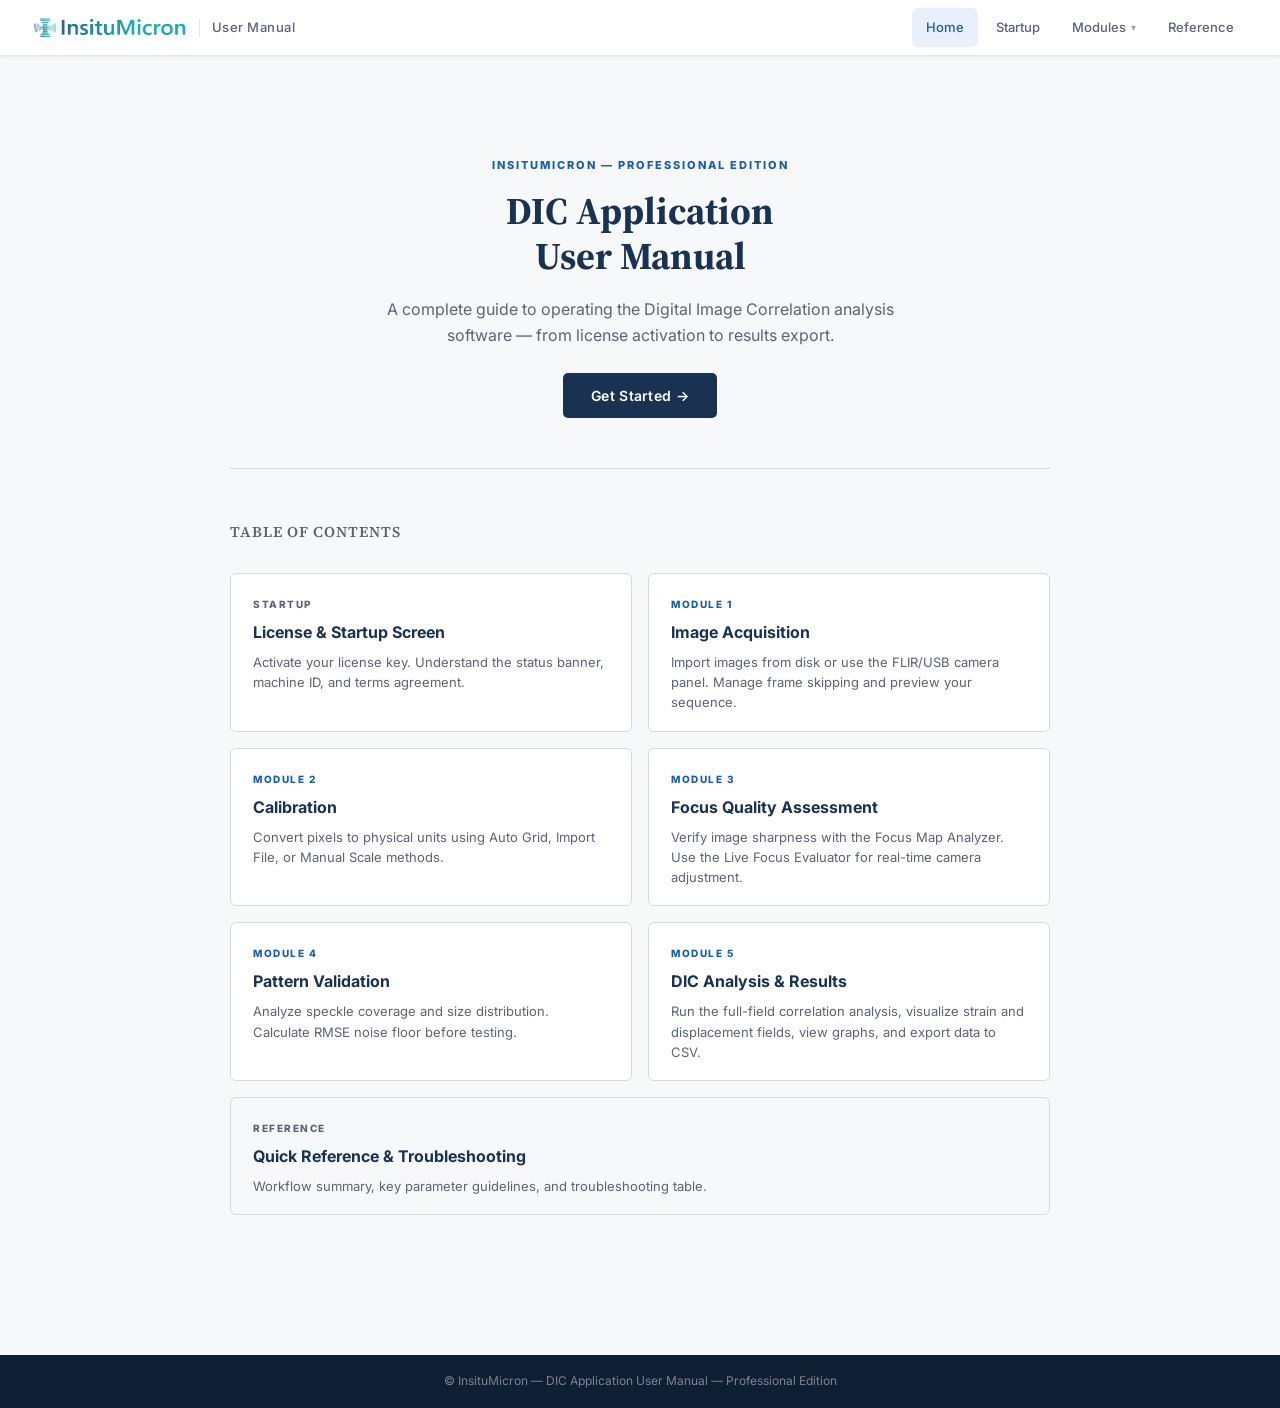
<file: index.html>
﻿<!DOCTYPE html>
<html lang="en">
<head>
<meta charset="UTF-8">
<link rel="icon" type="image/x-icon" href="images/logo.ico">
<meta name="viewport" content="width=device-width, initial-scale=1.0">
<title>DIC Application — User Manual</title>
<link rel="stylesheet" href="style.css">
</head>
<body>

<header class="site-header">
  <a class="brand" href="index.html"><img src="images/title.png" alt="InsituMicron DIC Application" class="brand-img"><span class="brand-divider"></span><span class="brand-manual">User Manual</span></a>
  <nav class="header-nav">
    <a href="index.html" class="active">Home</a>
    <a href="license.html">Startup</a>
    <div class="nav-dropdown">
      <span class="nav-btn">Modules</span>
      <div class="dropdown-menu">
        <a href="module1_acquisition.html"><span class="mod-num">1</span>Image Acquisition</a>
        <a href="module2_calibration.html"><span class="mod-num">2</span>Calibration</a>
        <a href="module3_focus_quality.html"><span class="mod-num">3</span>Focus Quality</a>
        <a href="module4_pattern_validation.html"><span class="mod-num">4</span>Pattern Validation</a>
        <a href="module5_dic_analysis.html"><span class="mod-num">5</span>DIC Analysis</a>
      </div>
    </div>
    <a href="reference.html">Reference</a>
  </nav></header>

<div style="max-width:900px;margin:60px auto;padding:0 40px 80px;">

  <div style="text-align:center;padding:40px 0 50px;border-bottom:1px solid var(--border);margin-bottom:50px;">
    <div style="font-size:11px;font-weight:800;letter-spacing:2px;text-transform:uppercase;color:var(--blue);margin-bottom:14px;">InsituMicron — Professional Edition</div>
    <h1 style="font-family:'Source Serif 4',Georgia,serif;font-size:38px;font-weight:700;color:var(--navy);line-height:1.2;margin-bottom:16px;">DIC Application<br>User Manual</h1>
    <p style="font-size:16px;color:var(--text-muted);max-width:520px;margin:0 auto 24px;line-height:1.65;">A complete guide to operating the Digital Image Correlation analysis software — from license activation to results export.</p>
    <a href="license.html" style="display:inline-block;background:var(--navy);color:#fff;text-decoration:none;padding:11px 28px;border-radius:5px;font-size:14px;font-weight:600;letter-spacing:0.3px;">Get Started &rarr;</a>
  </div>

  <h2 style="margin-top:0;border-bottom:none;font-size:15px;text-transform:uppercase;letter-spacing:1px;color:var(--text-muted);margin-bottom:20px;">Table of Contents</h2>

  <div style="display:grid;grid-template-columns:1fr 1fr;gap:16px;">

    <a href="license.html" style="display:block;text-decoration:none;background:var(--white);border:1.5px solid var(--border);border-radius:6px;padding:22px 22px 18px;transition:border-color 0.15s;" onmouseover="this.style.borderColor='var(--blue)'" onmouseout="this.style.borderColor='var(--border)'">
      <div style="font-size:10px;font-weight:800;letter-spacing:1.5px;text-transform:uppercase;color:var(--text-muted);margin-bottom:6px;">Startup</div>
      <div style="font-size:16px;font-weight:700;color:var(--navy);margin-bottom:6px;">License &amp; Startup Screen</div>
      <div style="font-size:13px;color:var(--text-muted);line-height:1.55;">Activate your license key. Understand the status banner, machine ID, and terms agreement.</div>
    </a>

    <a href="module1_acquisition.html" style="display:block;text-decoration:none;background:var(--white);border:1.5px solid var(--border);border-radius:6px;padding:22px 22px 18px;transition:border-color 0.15s;" onmouseover="this.style.borderColor='var(--blue)'" onmouseout="this.style.borderColor='var(--border)'">
      <div style="font-size:10px;font-weight:800;letter-spacing:1.5px;text-transform:uppercase;color:var(--blue);margin-bottom:6px;">Module 1</div>
      <div style="font-size:16px;font-weight:700;color:var(--navy);margin-bottom:6px;">Image Acquisition</div>
      <div style="font-size:13px;color:var(--text-muted);line-height:1.55;">Import images from disk or use the FLIR/USB camera panel. Manage frame skipping and preview your sequence.</div>
    </a>

    <a href="module2_calibration.html" style="display:block;text-decoration:none;background:var(--white);border:1.5px solid var(--border);border-radius:6px;padding:22px 22px 18px;transition:border-color 0.15s;" onmouseover="this.style.borderColor='var(--blue)'" onmouseout="this.style.borderColor='var(--border)'">
      <div style="font-size:10px;font-weight:800;letter-spacing:1.5px;text-transform:uppercase;color:var(--blue);margin-bottom:6px;">Module 2</div>
      <div style="font-size:16px;font-weight:700;color:var(--navy);margin-bottom:6px;">Calibration</div>
      <div style="font-size:13px;color:var(--text-muted);line-height:1.55;">Convert pixels to physical units using Auto Grid, Import File, or Manual Scale methods.</div>
    </a>

    <a href="module3_focus_quality.html" style="display:block;text-decoration:none;background:var(--white);border:1.5px solid var(--border);border-radius:6px;padding:22px 22px 18px;transition:border-color 0.15s;" onmouseover="this.style.borderColor='var(--blue)'" onmouseout="this.style.borderColor='var(--border)'">
      <div style="font-size:10px;font-weight:800;letter-spacing:1.5px;text-transform:uppercase;color:var(--blue);margin-bottom:6px;">Module 3</div>
      <div style="font-size:16px;font-weight:700;color:var(--navy);margin-bottom:6px;">Focus Quality Assessment</div>
      <div style="font-size:13px;color:var(--text-muted);line-height:1.55;">Verify image sharpness with the Focus Map Analyzer. Use the Live Focus Evaluator for real-time camera adjustment.</div>
    </a>

    <a href="module4_pattern_validation.html" style="display:block;text-decoration:none;background:var(--white);border:1.5px solid var(--border);border-radius:6px;padding:22px 22px 18px;transition:border-color 0.15s;" onmouseover="this.style.borderColor='var(--blue)'" onmouseout="this.style.borderColor='var(--border)'">
      <div style="font-size:10px;font-weight:800;letter-spacing:1.5px;text-transform:uppercase;color:var(--blue);margin-bottom:6px;">Module 4</div>
      <div style="font-size:16px;font-weight:700;color:var(--navy);margin-bottom:6px;">Pattern Validation</div>
      <div style="font-size:13px;color:var(--text-muted);line-height:1.55;">Analyze speckle coverage and size distribution. Calculate RMSE noise floor before testing.</div>
    </a>

    <a href="module5_dic_analysis.html" style="display:block;text-decoration:none;background:var(--white);border:1.5px solid var(--border);border-radius:6px;padding:22px 22px 18px;transition:border-color 0.15s;" onmouseover="this.style.borderColor='var(--blue)'" onmouseout="this.style.borderColor='var(--border)'">
      <div style="font-size:10px;font-weight:800;letter-spacing:1.5px;text-transform:uppercase;color:var(--blue);margin-bottom:6px;">Module 5</div>
      <div style="font-size:16px;font-weight:700;color:var(--navy);margin-bottom:6px;">DIC Analysis &amp; Results</div>
      <div style="font-size:13px;color:var(--text-muted);line-height:1.55;">Run the full-field correlation analysis, visualize strain and displacement fields, view graphs, and export data to CSV.</div>
    </a>

    <a href="reference.html" style="display:block;text-decoration:none;background:var(--bg);border:1.5px solid var(--border);border-radius:6px;padding:22px 22px 18px;grid-column:1/-1;transition:border-color 0.15s;" onmouseover="this.style.borderColor='var(--blue)'" onmouseout="this.style.borderColor='var(--border)'">
      <div style="font-size:10px;font-weight:800;letter-spacing:1.5px;text-transform:uppercase;color:var(--text-muted);margin-bottom:6px;">Reference</div>
      <div style="font-size:16px;font-weight:700;color:var(--navy);margin-bottom:6px;">Quick Reference &amp; Troubleshooting</div>
      <div style="font-size:13px;color:var(--text-muted);line-height:1.55;">Workflow summary, key parameter guidelines, and troubleshooting table.</div>
    </a>
  </div>

</div>

<footer class="site-footer">
  &copy; InsituMicron &mdash; DIC Application User Manual &mdash; Professional Edition
</footer>
<script>
(function(){
  var sections = document.querySelectorAll('[id]');
  var navLinks = document.querySelectorAll('.sidebar a');
  if (!navLinks.length) return;
  var io = new IntersectionObserver(function(entries){
    entries.forEach(function(entry){
      if (entry.isIntersecting) {
        var id = entry.target.getAttribute('id');
        navLinks.forEach(function(a){ a.classList.remove('active'); });
        var active = document.querySelector('.sidebar a[href="#' + id + '"]');
        if (active) active.classList.add('active');
      }
    });
  }, { rootMargin: '-15% 0px -70% 0px', threshold: 0 });
  sections.forEach(function(s){ io.observe(s); });
})();
</script></body>
</html>
</file>
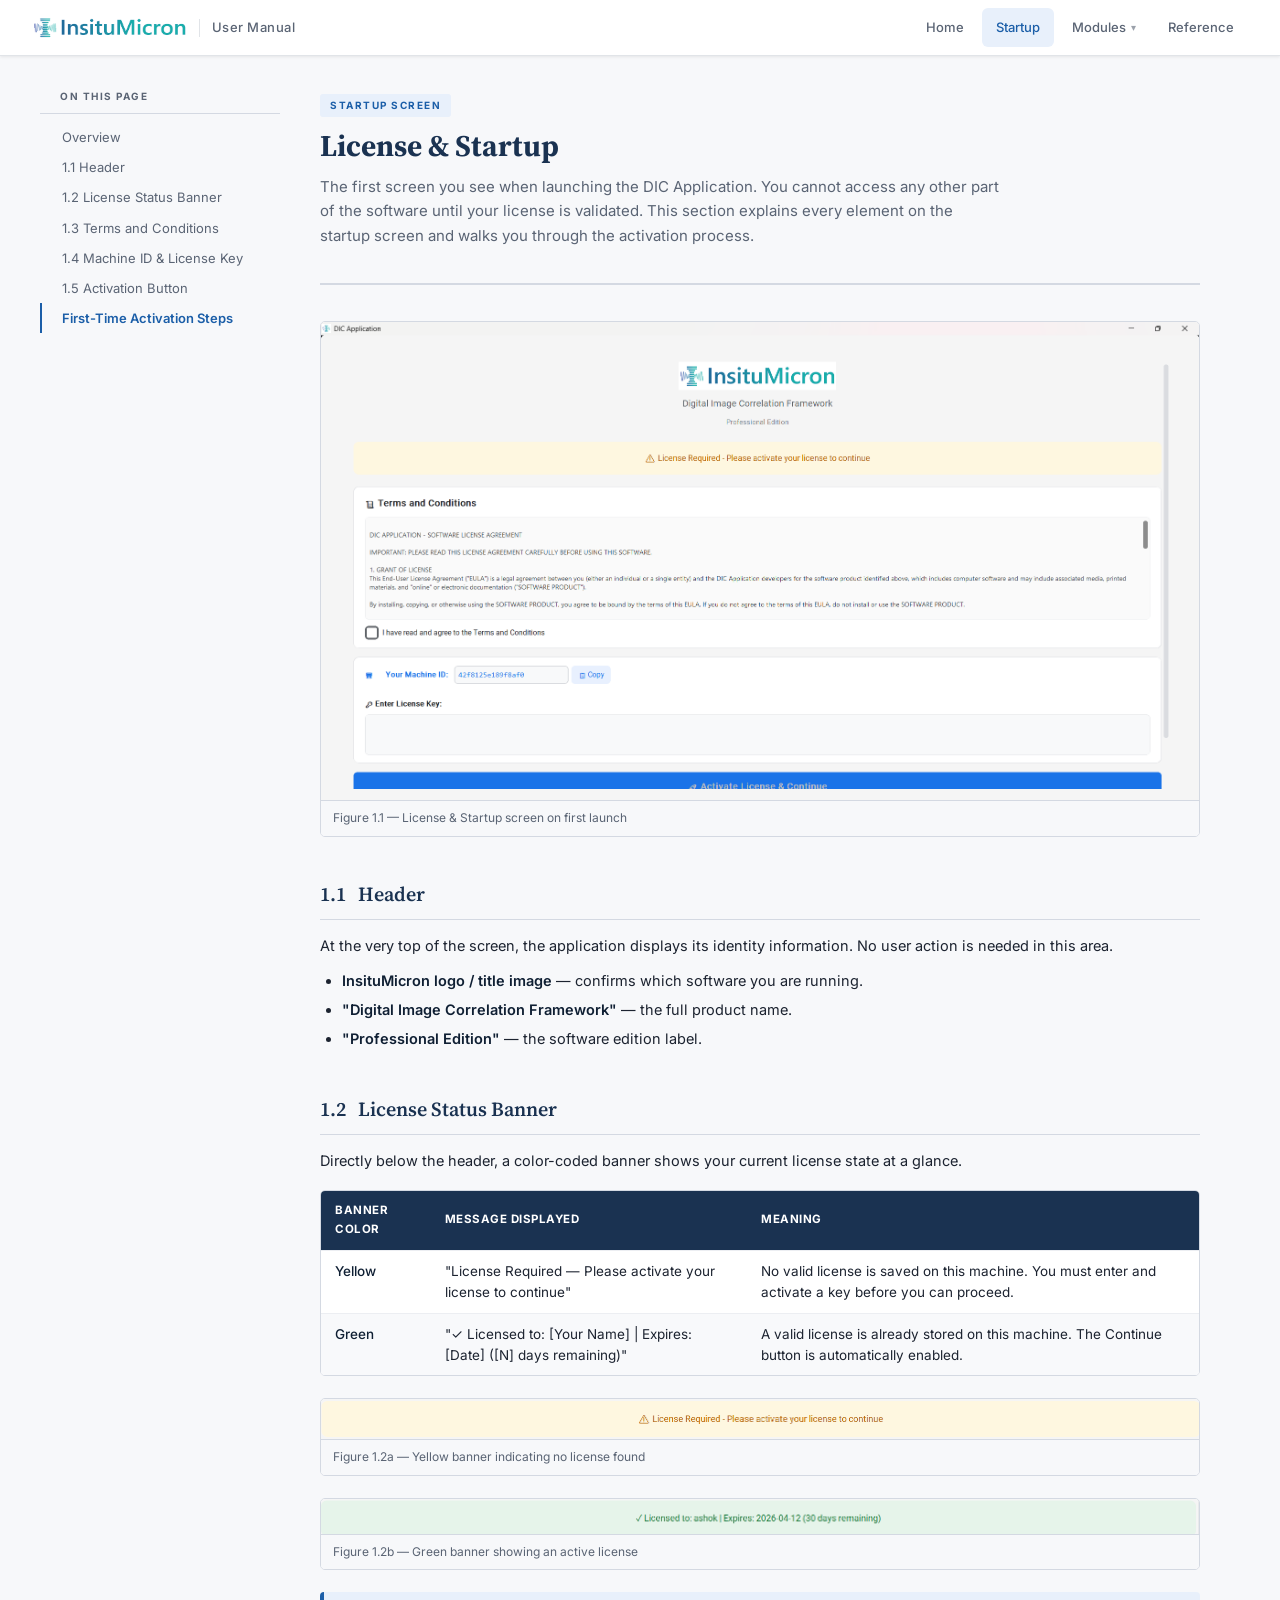
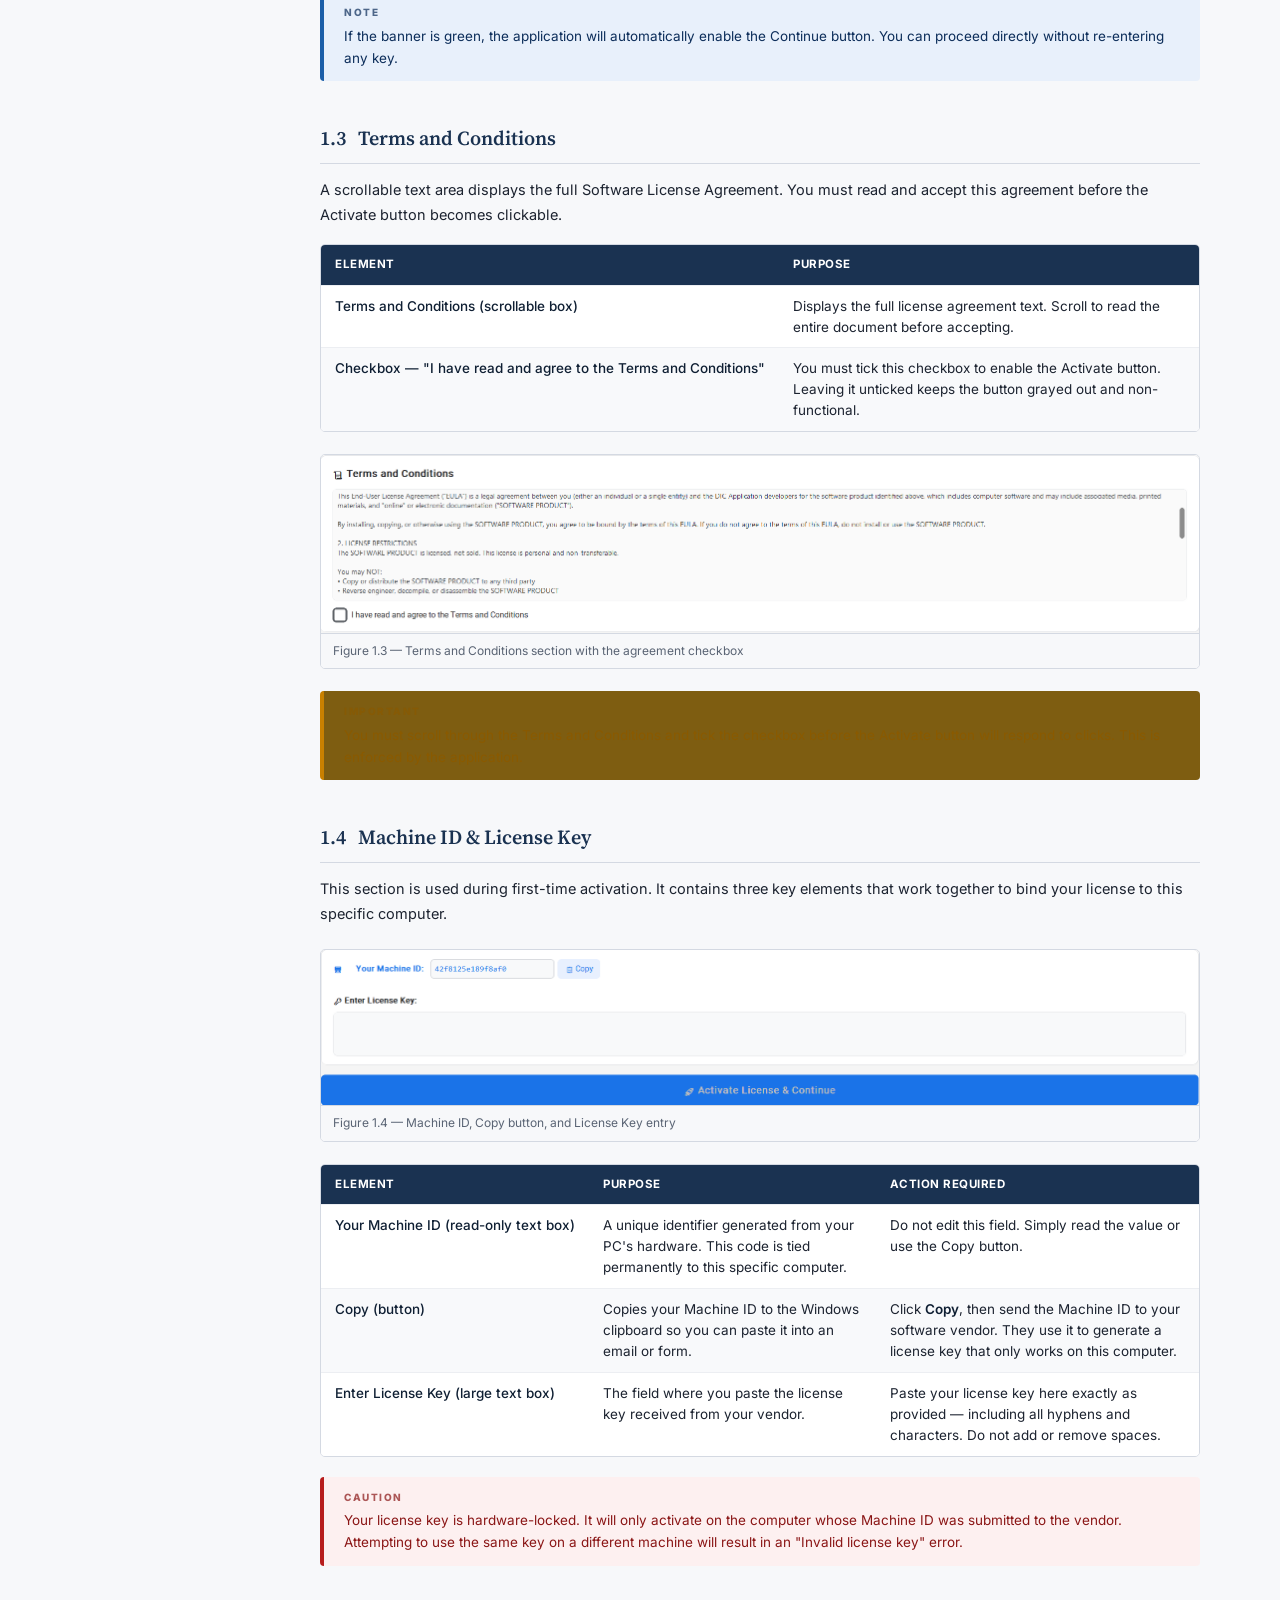
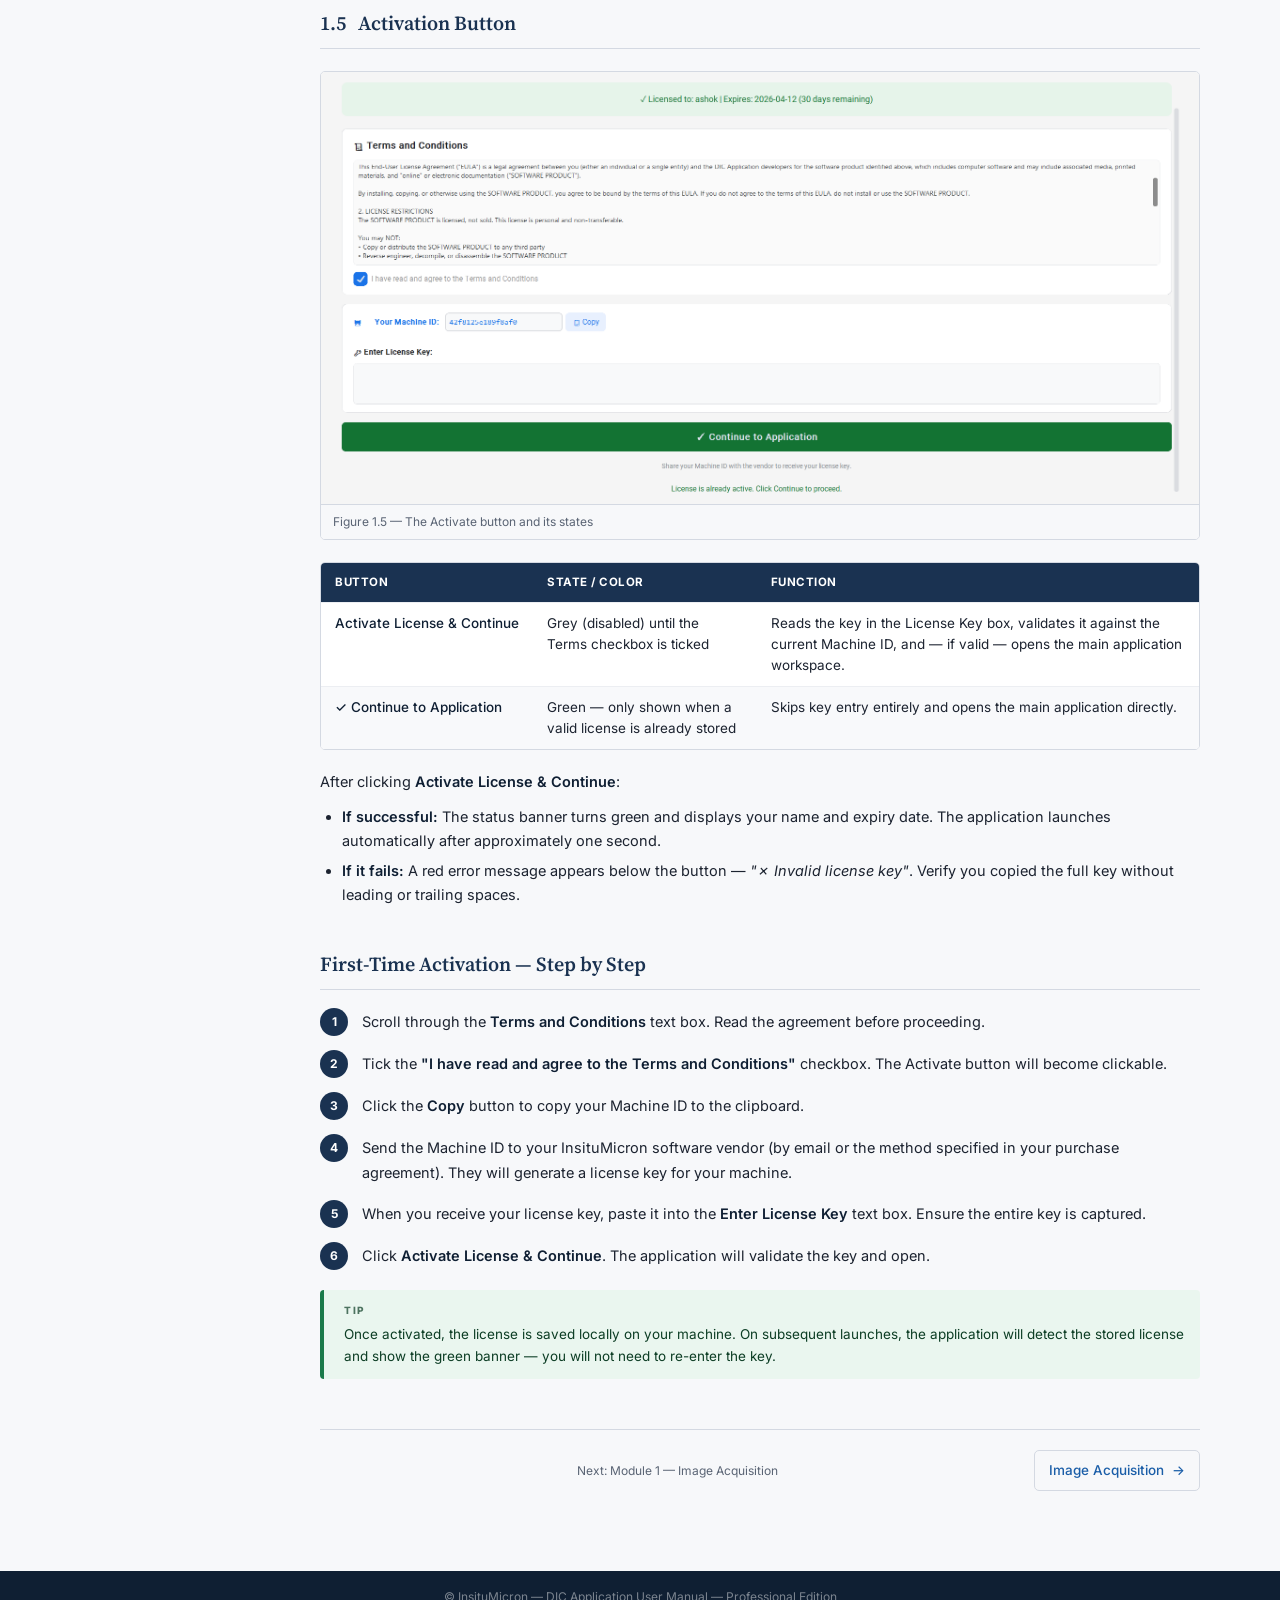
<file: license.html>
﻿<!DOCTYPE html>
<html lang="en">
<head>
<meta charset="UTF-8">
<link rel="icon" type="image/x-icon" href="images/logo.ico">
<meta name="viewport" content="width=device-width, initial-scale=1.0">
<title>License & Startup — DIC Application User Manual</title>
<link rel="stylesheet" href="style.css">
</head>
<body>

<header class="site-header">
  <a class="brand" href="index.html"><img src="images/title.png" alt="InsituMicron DIC Application" class="brand-img"><span class="brand-divider"></span><span class="brand-manual">User Manual</span></a>
  <nav class="header-nav">
    <a href="index.html">Home</a>
    <a href="license.html" class="active">Startup</a>
    <div class="nav-dropdown">
      <span class="nav-btn">Modules</span>
      <div class="dropdown-menu">
        <a href="module1_acquisition.html"><span class="mod-num">1</span>Image Acquisition</a>
        <a href="module2_calibration.html"><span class="mod-num">2</span>Calibration</a>
        <a href="module3_focus_quality.html"><span class="mod-num">3</span>Focus Quality</a>
        <a href="module4_pattern_validation.html"><span class="mod-num">4</span>Pattern Validation</a>
        <a href="module5_dic_analysis.html"><span class="mod-num">5</span>DIC Analysis</a>
      </div>
    </div>
    <a href="reference.html">Reference</a>
  </nav></header>

<div class="layout">
  <nav class="sidebar">
    <div class="sidebar-label">On This Page</div>
    <a href="#overview">Overview</a>
    <a href="#header">1.1 Header</a>
    <a href="#status-banner">1.2 License Status Banner</a>
    <a href="#terms">1.3 Terms and Conditions</a>
    <a href="#machine-id">1.4 Machine ID &amp; License Key</a>
    <a href="#activation">1.5 Activation Button</a>
    <a href="#steps">First-Time Activation Steps</a>
  </nav>

  <main class="content">
    <div class="page-title-block">
      <div class="module-tag">Startup Screen</div>
      <h1>License &amp; Startup</h1>
      <p class="lead">The first screen you see when launching the DIC Application. You cannot access any other part of the software until your license is validated. This section explains every element on the startup screen and walks you through the activation process.</p>
    </div>

    <div class="fig">
      <img src="images/license.png" alt="License startup screen" onerror="this.parentElement.className='fig-placeholder';this.parentElement.innerHTML='<div class=ph-label>[Screenshot: Full license startup screen]</div>'">
      <div class="fig-caption">Figure 1.1 — License &amp; Startup screen on first launch</div>
    </div>

    <!-- 1.1 -->
    <h2 id="header">1.1 &nbsp; Header</h2>
    <p>At the very top of the screen, the application displays its identity information. No user action is needed in this area.</p>
    <ul>
      <li><strong>InsituMicron logo / title image</strong> — confirms which software you are running.</li>
      <li><strong>"Digital Image Correlation Framework"</strong> — the full product name.</li>
      <li><strong>"Professional Edition"</strong> — the software edition label.</li>
    </ul>

    <!-- 1.2 -->
    <h2 id="status-banner">1.2 &nbsp; License Status Banner</h2>
    <p>Directly below the header, a color-coded banner shows your current license state at a glance.</p>
    <div class="tbl-wrap"><table>
      <thead><tr><th>Banner Color</th><th>Message Displayed</th><th>Meaning</th></tr></thead>
      <tbody>
        <tr><td>Yellow</td><td>"License Required — Please activate your license to continue"</td><td>No valid license is saved on this machine. You must enter and activate a key before you can proceed.</td></tr>
        <tr><td>Green</td><td>"✓ Licensed to: [Your Name] | Expires: [Date] ([N] days remaining)"</td><td>A valid license is already stored on this machine. The Continue button is automatically enabled.</td></tr>
      </tbody>
    </table></div>

    <div class="fig">
      <img src="images/l1.png" alt="Status banner — not licensed" onerror="this.parentElement.className='fig-placeholder';this.parentElement.innerHTML='<div class=ph-label>[Screenshot: Yellow status banner — not licensed]</div>'">
      <div class="fig-caption">Figure 1.2a — Yellow banner indicating no license found</div>
    </div>
    <div class="fig">
      <img src="images/l11.png" alt="Status banner — licensed" onerror="this.parentElement.className='fig-placeholder';this.parentElement.innerHTML='<div class=ph-label>[Screenshot: Green status banner — licensed]</div>'">
      <div class="fig-caption">Figure 1.2b — Green banner showing an active license</div>
    </div>

    <div class="note">If the banner is green, the application will automatically enable the Continue button. You can proceed directly without re-entering any key.</div>

    <!-- 1.3 -->
    <h2 id="terms">1.3 &nbsp; Terms and Conditions</h2>
    <p>A scrollable text area displays the full Software License Agreement. You must read and accept this agreement before the Activate button becomes clickable.</p>
    <div class="tbl-wrap"><table>
      <thead><tr><th>Element</th><th>Purpose</th></tr></thead>
      <tbody>
        <tr><td>Terms and Conditions (scrollable box)</td><td>Displays the full license agreement text. Scroll to read the entire document before accepting.</td></tr>
        <tr><td>Checkbox — "I have read and agree to the Terms and Conditions"</td><td>You must tick this checkbox to enable the Activate button. Leaving it unticked keeps the button grayed out and non-functional.</td></tr>
      </tbody>
    </table></div>

    <div class="fig">
      <img src="images/l2.png" alt="Terms and Conditions area" onerror="this.parentElement.className='fig-placeholder';this.parentElement.innerHTML='<div class=ph-label>[Screenshot: Terms and Conditions scroll box with checkbox]</div>'">
      <div class="fig-caption">Figure 1.3 — Terms and Conditions section with the agreement checkbox</div>
    </div>

    <div class="warning">You must scroll through the Terms and Conditions and tick the checkbox before the Activate button will respond to clicks. This is enforced by the application.</div>

    <!-- 1.4 -->
    <h2 id="machine-id">1.4 &nbsp; Machine ID &amp; License Key</h2>
    <p>This section is used during first-time activation. It contains three key elements that work together to bind your license to this specific computer.</p>

    <div class="fig">
      <img src="images/l3.png" alt="Machine ID and license key" onerror="this.parentElement.className='fig-placeholder';this.parentElement.innerHTML='<div class=ph-label>[Screenshot: Machine ID box, Copy button, and License Key input]</div>'">
      <div class="fig-caption">Figure 1.4 — Machine ID, Copy button, and License Key entry</div>
    </div>

    <div class="tbl-wrap"><table>
      <thead><tr><th>Element</th><th>Purpose</th><th>Action Required</th></tr></thead>
      <tbody>
        <tr><td>Your Machine ID (read-only text box)</td><td>A unique identifier generated from your PC's hardware. This code is tied permanently to this specific computer.</td><td>Do not edit this field. Simply read the value or use the Copy button.</td></tr>
        <tr><td>Copy (button)</td><td>Copies your Machine ID to the Windows clipboard so you can paste it into an email or form.</td><td>Click <strong>Copy</strong>, then send the Machine ID to your software vendor. They use it to generate a license key that only works on this computer.</td></tr>
        <tr><td>Enter License Key (large text box)</td><td>The field where you paste the license key received from your vendor.</td><td>Paste your license key here exactly as provided — including all hyphens and characters. Do not add or remove spaces.</td></tr>
      </tbody>
    </table></div>

    <div class="caution">Your license key is hardware-locked. It will only activate on the computer whose Machine ID was submitted to the vendor. Attempting to use the same key on a different machine will result in an "Invalid license key" error.</div>

    <!-- 1.5 -->
    <h2 id="activation">1.5 &nbsp; Activation Button</h2>

    <div class="fig">
      <img src="images/l4.png" alt="Activation button" onerror="this.parentElement.className='fig-placeholder';this.parentElement.innerHTML='<div class=ph-label>[Screenshot: Activate License &amp; Continue button]</div>'">
      <div class="fig-caption">Figure 1.5 — The Activate button and its states</div>
    </div>

    <div class="tbl-wrap"><table>
      <thead><tr><th>Button</th><th>State / Color</th><th>Function</th></tr></thead>
      <tbody>
        <tr><td>Activate License &amp; Continue</td><td>Grey (disabled) until the Terms checkbox is ticked</td><td>Reads the key in the License Key box, validates it against the current Machine ID, and — if valid — opens the main application workspace.</td></tr>
        <tr><td>✓ Continue to Application</td><td>Green — only shown when a valid license is already stored</td><td>Skips key entry entirely and opens the main application directly.</td></tr>
      </tbody>
    </table></div>

    <p>After clicking <strong>Activate License &amp; Continue</strong>:</p>
    <ul>
      <li><strong>If successful:</strong> The status banner turns green and displays your name and expiry date. The application launches automatically after approximately one second.</li>
      <li><strong>If it fails:</strong> A red error message appears below the button — <em>"✗ Invalid license key"</em>. Verify you copied the full key without leading or trailing spaces.</li>
    </ul>

    <!-- Steps -->
    <h2 id="steps">First-Time Activation — Step by Step</h2>
    <div class="procedure">
      <div class="proc-step"><p>Scroll through the <strong>Terms and Conditions</strong> text box. Read the agreement before proceeding.</p></div>
      <div class="proc-step"><p>Tick the <strong>"I have read and agree to the Terms and Conditions"</strong> checkbox. The Activate button will become clickable.</p></div>
      <div class="proc-step"><p>Click the <strong>Copy</strong> button to copy your Machine ID to the clipboard.</p></div>
      <div class="proc-step"><p>Send the Machine ID to your InsituMicron software vendor (by email or the method specified in your purchase agreement). They will generate a license key for your machine.</p></div>
      <div class="proc-step"><p>When you receive your license key, paste it into the <strong>Enter License Key</strong> text box. Ensure the entire key is captured.</p></div>
      <div class="proc-step"><p>Click <strong>Activate License &amp; Continue</strong>. The application will validate the key and open.</p></div>
    </div>

    <div class="tip">Once activated, the license is saved locally on your machine. On subsequent launches, the application will detect the stored license and show the green banner — you will not need to re-enter the key.</div>

    <div class="page-nav">
      <span></span>
      <span class="page-label">Next: Module 1 — Image Acquisition</span>
      <a href="module1_acquisition.html" class="next">Image Acquisition</a>
    </div>
  </main>
</div>

<footer class="site-footer">&copy; InsituMicron &mdash; DIC Application User Manual &mdash; Professional Edition</footer>
<script>
(function(){
  var sections = document.querySelectorAll('[id]');
  var navLinks = document.querySelectorAll('.sidebar a');
  if (!navLinks.length) return;
  var io = new IntersectionObserver(function(entries){
    entries.forEach(function(entry){
      if (entry.isIntersecting) {
        var id = entry.target.getAttribute('id');
        navLinks.forEach(function(a){ a.classList.remove('active'); });
        var active = document.querySelector('.sidebar a[href="#' + id + '"]');
        if (active) active.classList.add('active');
      }
    });
  }, { rootMargin: '-15% 0px -70% 0px', threshold: 0 });
  sections.forEach(function(s){ io.observe(s); });
})();
</script></body>
</html>
</file>
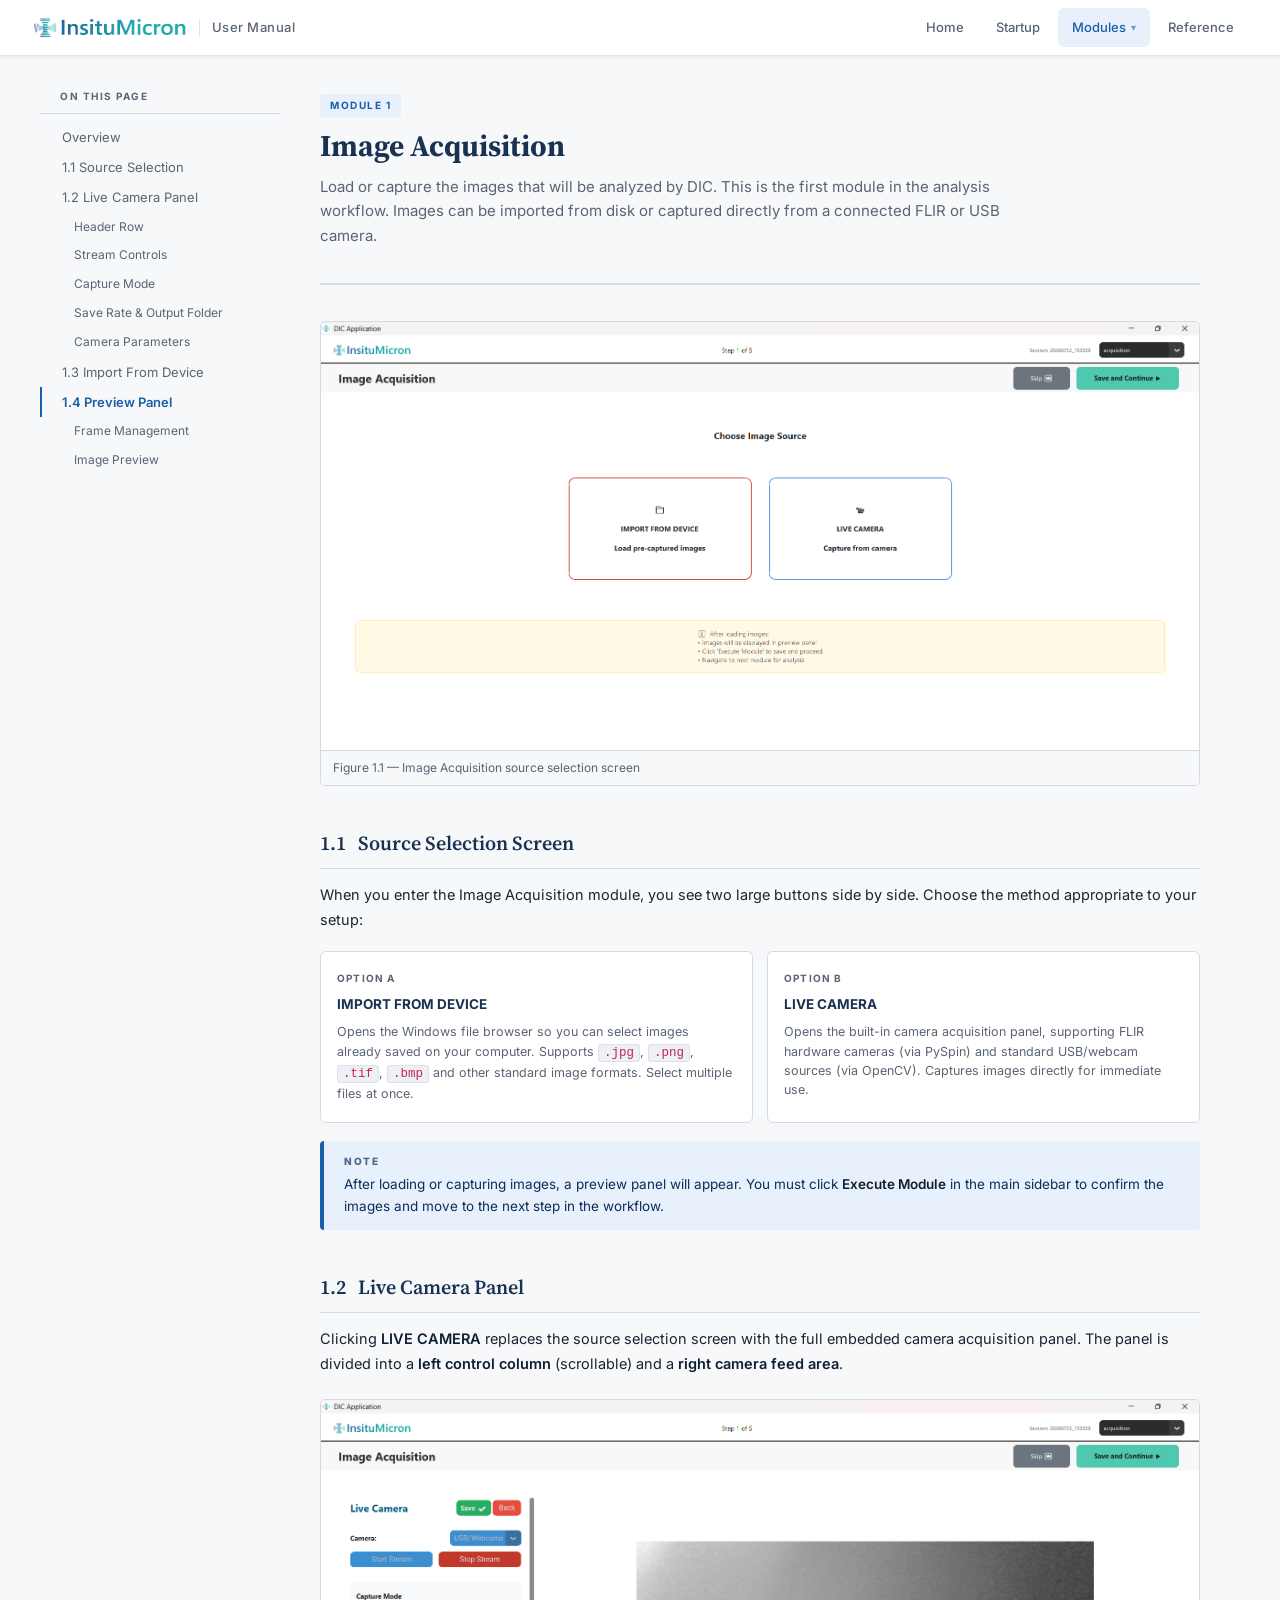
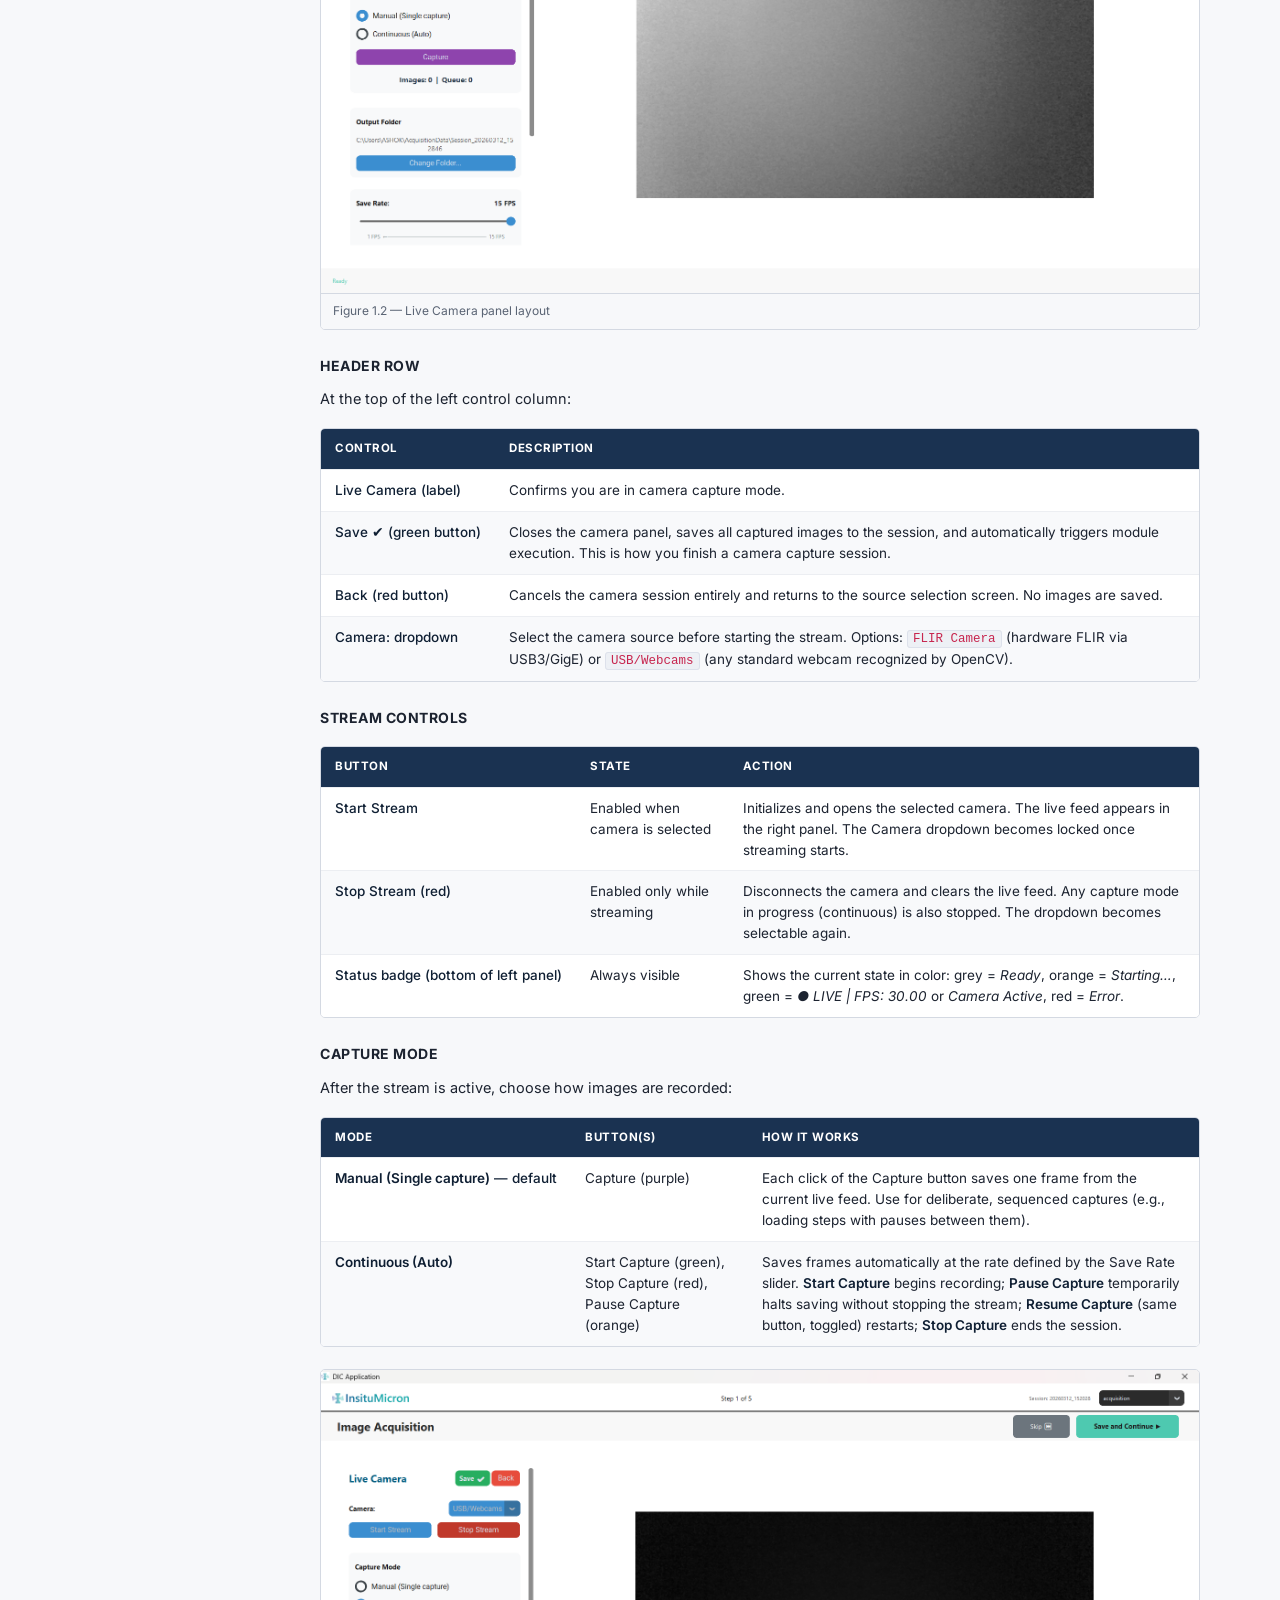
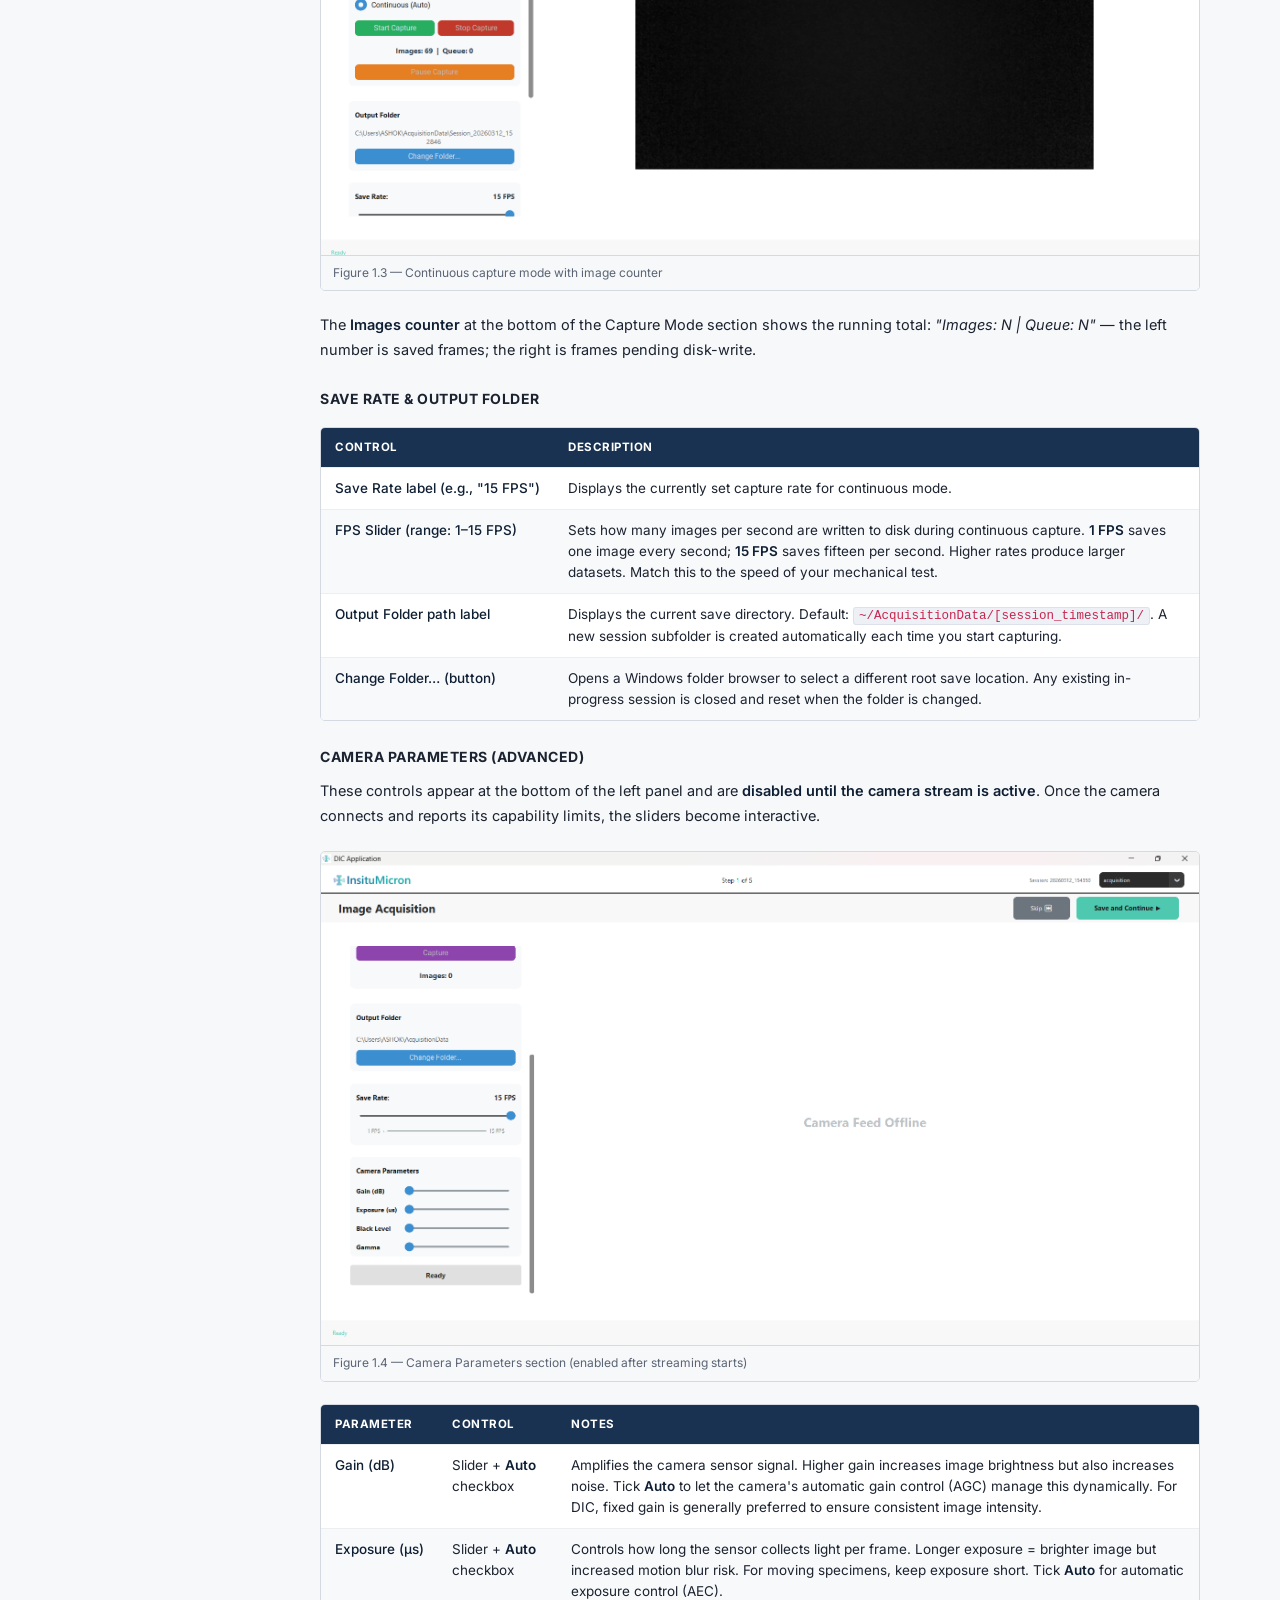
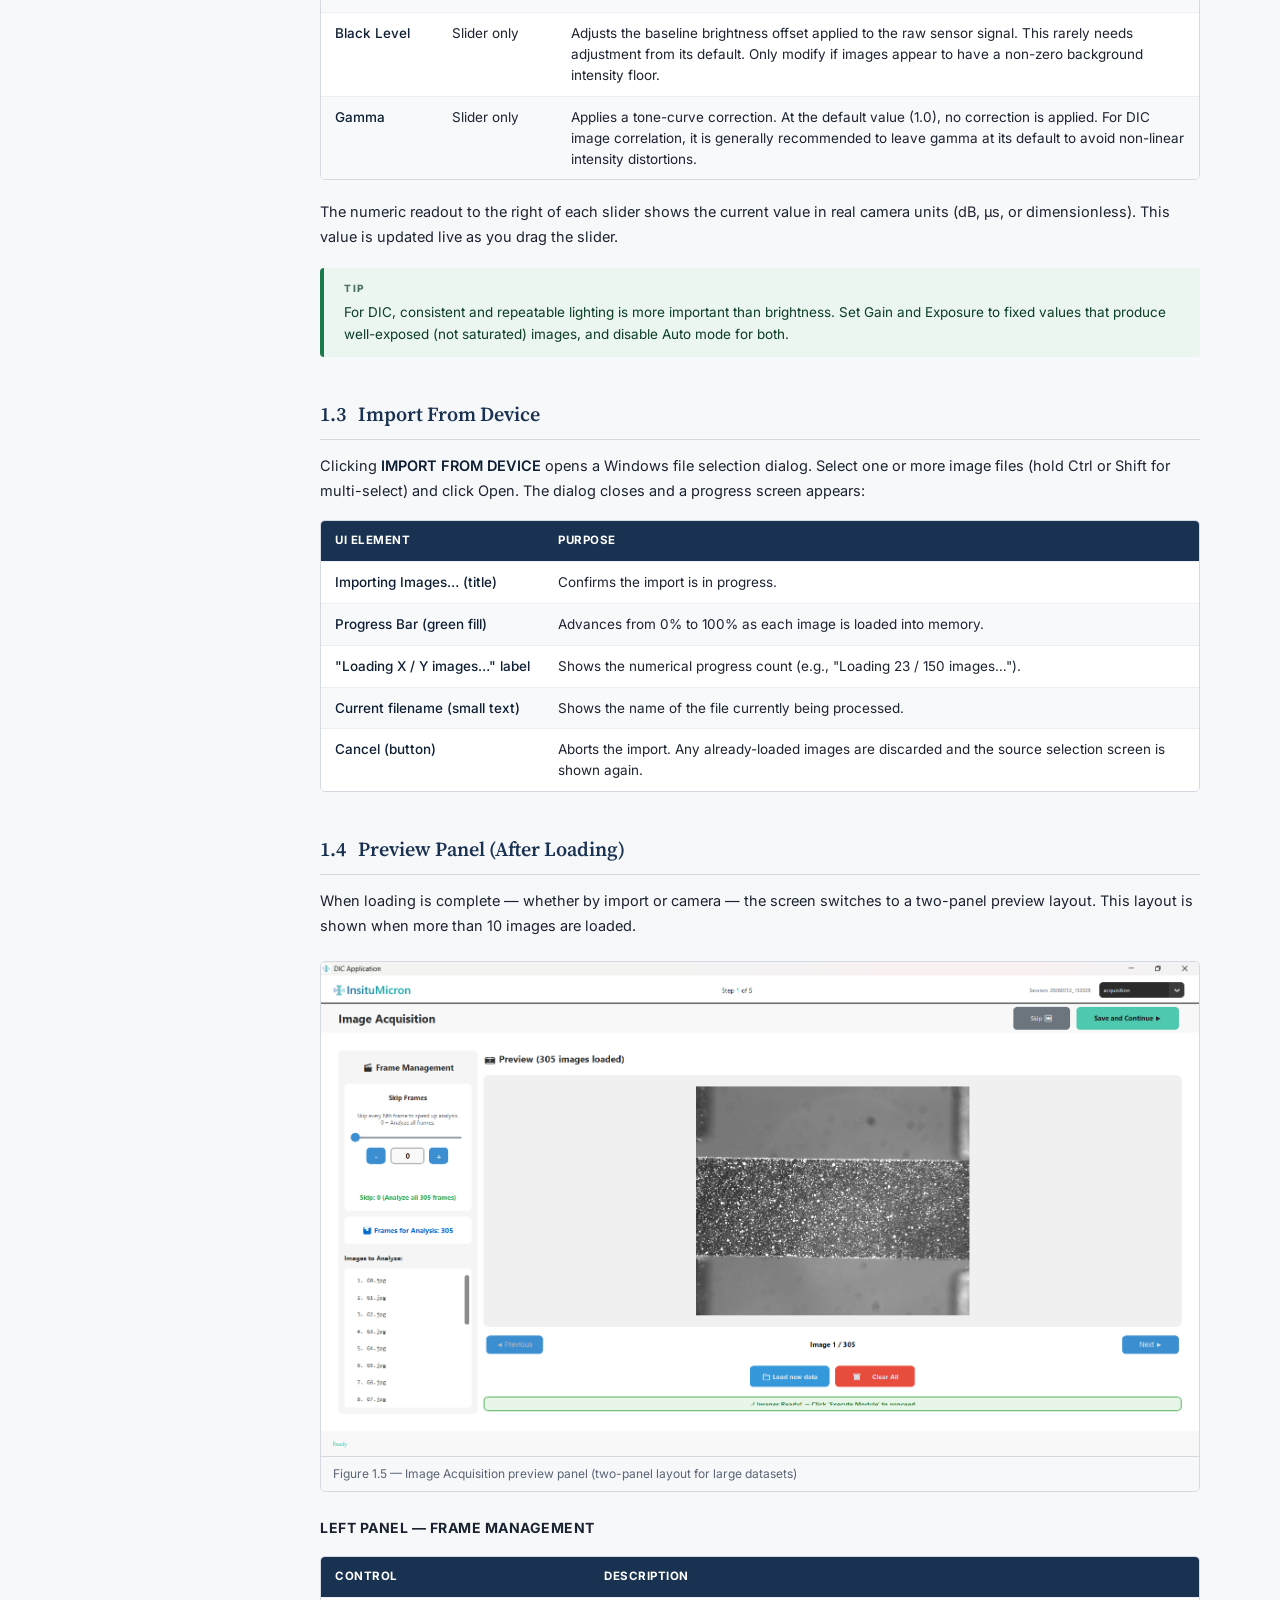
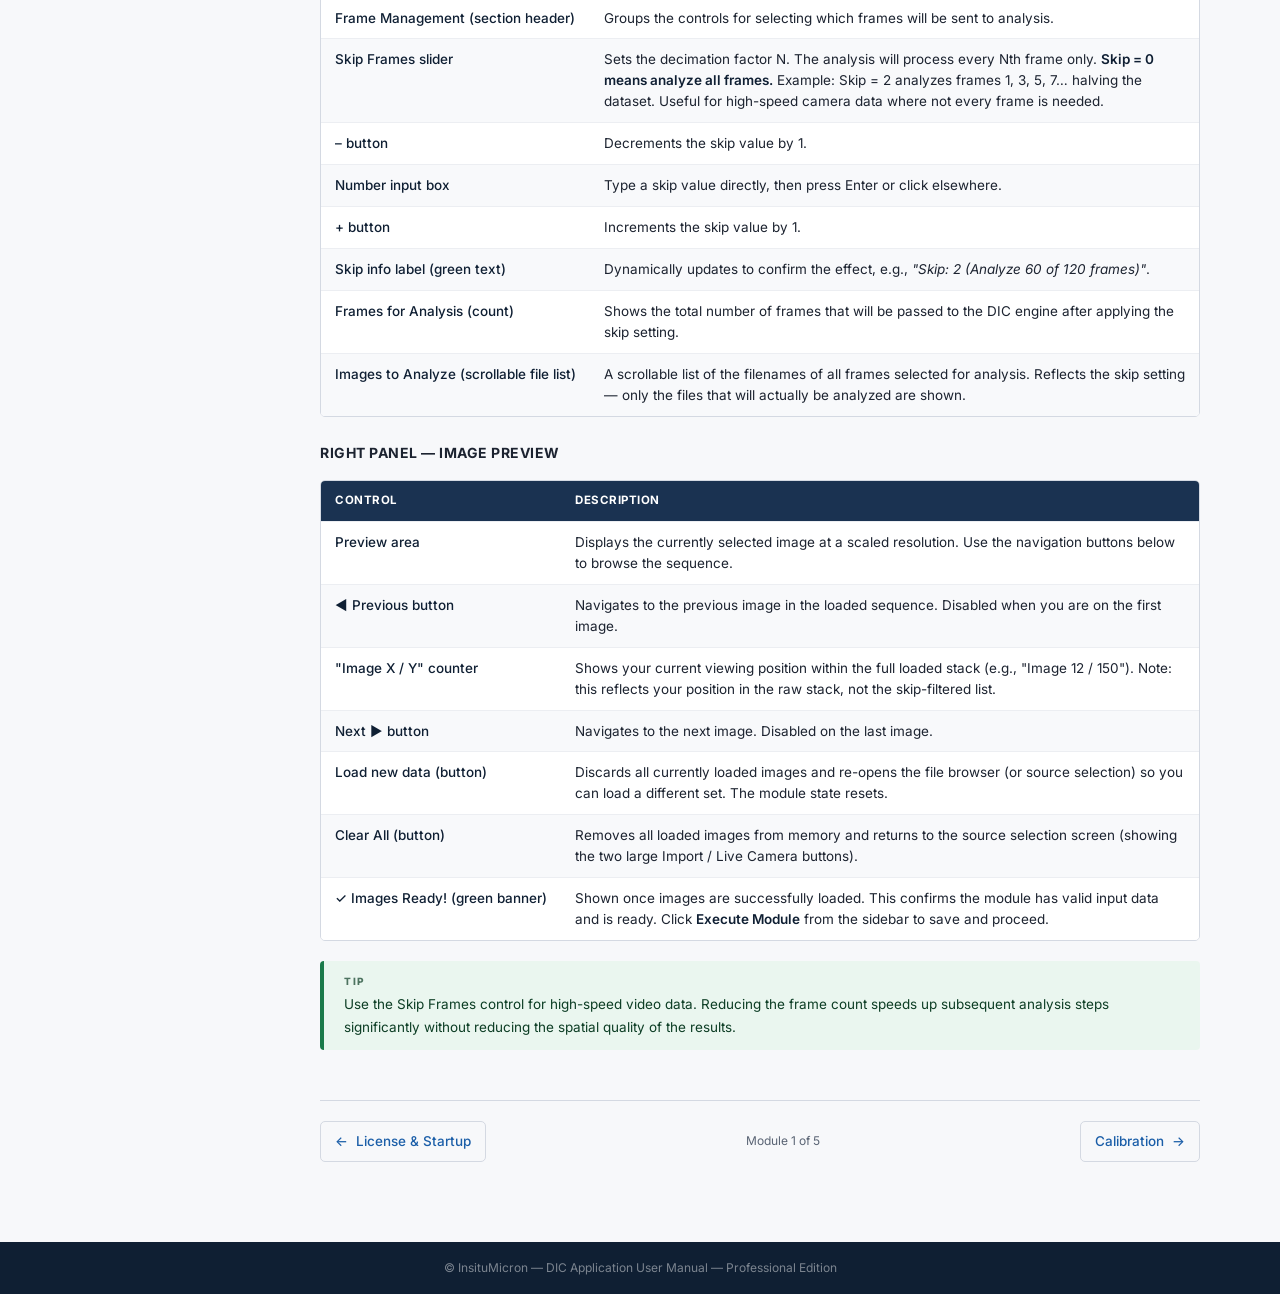
<file: module1_acquisition.html>
﻿<!DOCTYPE html>
<html lang="en">
<head>
<meta charset="UTF-8">
<link rel="icon" type="image/x-icon" href="images/logo.ico">
<meta name="viewport" content="width=device-width, initial-scale=1.0">
<title>Module 1: Image Acquisition — DIC Application User Manual</title>
<link rel="stylesheet" href="style.css">
</head>
<body>

<header class="site-header">
  <a class="brand" href="index.html"><img src="images/title.png" alt="InsituMicron DIC Application" class="brand-img"><span class="brand-divider"></span><span class="brand-manual">User Manual</span></a>
  <nav class="header-nav">
    <a href="index.html">Home</a>
    <a href="license.html">Startup</a>
    <div class="nav-dropdown">
      <span class="nav-btn active">Modules</span>
      <div class="dropdown-menu">
        <a href="module1_acquisition.html" class="active"><span class="mod-num">1</span>Image Acquisition</a>
        <a href="module2_calibration.html"><span class="mod-num">2</span>Calibration</a>
        <a href="module3_focus_quality.html"><span class="mod-num">3</span>Focus Quality</a>
        <a href="module4_pattern_validation.html"><span class="mod-num">4</span>Pattern Validation</a>
        <a href="module5_dic_analysis.html"><span class="mod-num">5</span>DIC Analysis</a>
      </div>
    </div>
    <a href="reference.html">Reference</a>
  </nav></header>

<div class="layout">
  <nav class="sidebar">
    <div class="sidebar-label">On This Page</div>
    <a href="#overview">Overview</a>
    <a href="#source-selection">1.1 Source Selection</a>
    <a href="#live-camera">1.2 Live Camera Panel</a>
    <a class="sub" href="#header-row">Header Row</a>
    <a class="sub" href="#stream-controls">Stream Controls</a>
    <a class="sub" href="#capture-mode">Capture Mode</a>
    <a class="sub" href="#save-rate">Save Rate &amp; Output Folder</a>
    <a class="sub" href="#camera-params">Camera Parameters</a>
    <a href="#import-device">1.3 Import From Device</a>
    <a href="#preview-panel">1.4 Preview Panel</a>
    <a class="sub" href="#frame-management">Frame Management</a>
    <a class="sub" href="#image-preview">Image Preview</a>
  </nav>

  <main class="content">
    <div class="page-title-block">
      <div class="module-tag">Module 1</div>
      <h1>Image Acquisition</h1>
      <p class="lead">Load or capture the images that will be analyzed by DIC. This is the first module in the analysis workflow. Images can be imported from disk or captured directly from a connected FLIR or USB camera.</p>
    </div>

    <div class="fig">
      <img src="images/a1.png" alt="Acquisition source selection" onerror="this.parentElement.className='fig-placeholder';this.parentElement.innerHTML='<div class=ph-label>[Screenshot: Acquisition source selection screen — two large buttons]</div>'">
      <div class="fig-caption">Figure 1.1 — Image Acquisition source selection screen</div>
    </div>

    <!-- 1.1 Source Selection -->
    <h2 id="source-selection">1.1 &nbsp; Source Selection Screen</h2>
    <p>When you enter the Image Acquisition module, you see two large buttons side by side. Choose the method appropriate to your setup:</p>

    <div class="option-grid">
      <div class="option-card">
        <div class="oc-num">Option A</div>
        <div class="oc-title">IMPORT FROM DEVICE</div>
        <div class="oc-desc">Opens the Windows file browser so you can select images already saved on your computer. Supports <code>.jpg</code>, <code>.png</code>, <code>.tif</code>, <code>.bmp</code> and other standard image formats. Select multiple files at once.</div>
      </div>
      <div class="option-card">
        <div class="oc-num">Option B</div>
        <div class="oc-title">LIVE CAMERA</div>
        <div class="oc-desc">Opens the built-in camera acquisition panel, supporting FLIR hardware cameras (via PySpin) and standard USB/webcam sources (via OpenCV). Captures images directly for immediate use.</div>
      </div>
    </div>

    <div class="note">After loading or capturing images, a preview panel will appear. You must click <strong>Execute Module</strong> in the main sidebar to confirm the images and move to the next step in the workflow.</div>

    <!-- 1.2 Live Camera -->
    <h2 id="live-camera">1.2 &nbsp; Live Camera Panel</h2>
    <p>Clicking <strong>LIVE CAMERA</strong> replaces the source selection screen with the full embedded camera acquisition panel. The panel is divided into a <strong>left control column</strong> (scrollable) and a <strong>right camera feed area</strong>.</p>

    <div class="fig">
      <img src="images/a3.png" alt="Live camera panel" onerror="this.parentElement.className='fig-placeholder';this.parentElement.innerHTML='<div class=ph-label>[Screenshot: FLIR camera panel — left controls, right live feed]</div>'">
      <div class="fig-caption">Figure 1.2 — Live Camera panel layout</div>
    </div>

    <h3 id="header-row">Header Row</h3>
    <p>At the top of the left control column:</p>
    <div class="tbl-wrap"><table>
      <thead><tr><th>Control</th><th>Description</th></tr></thead>
      <tbody>
        <tr><td>Live Camera (label)</td><td>Confirms you are in camera capture mode.</td></tr>
        <tr><td>Save ✔ (green button)</td><td>Closes the camera panel, saves all captured images to the session, and automatically triggers module execution. This is how you finish a camera capture session.</td></tr>
        <tr><td>Back (red button)</td><td>Cancels the camera session entirely and returns to the source selection screen. No images are saved.</td></tr>
        <tr><td>Camera: dropdown</td><td>Select the camera source before starting the stream. Options: <code>FLIR Camera</code> (hardware FLIR via USB3/GigE) or <code>USB/Webcams</code> (any standard webcam recognized by OpenCV).</td></tr>
      </tbody>
    </table></div>

    <h3 id="stream-controls">Stream Controls</h3>
    <div class="tbl-wrap"><table>
      <thead><tr><th>Button</th><th>State</th><th>Action</th></tr></thead>
      <tbody>
        <tr><td>Start Stream</td><td>Enabled when camera is selected</td><td>Initializes and opens the selected camera. The live feed appears in the right panel. The Camera dropdown becomes locked once streaming starts.</td></tr>
        <tr><td>Stop Stream (red)</td><td>Enabled only while streaming</td><td>Disconnects the camera and clears the live feed. Any capture mode in progress (continuous) is also stopped. The dropdown becomes selectable again.</td></tr>
        <tr><td>Status badge (bottom of left panel)</td><td>Always visible</td><td>Shows the current state in color: grey = <em>Ready</em>, orange = <em>Starting…</em>, green = <em>● LIVE | FPS: 30.00</em> or <em>Camera Active</em>, red = <em>Error</em>.</td></tr>
      </tbody>
    </table></div>

    <h3 id="capture-mode">Capture Mode</h3>
    <p>After the stream is active, choose how images are recorded:</p>
    <div class="tbl-wrap"><table>
      <thead><tr><th>Mode</th><th>Button(s)</th><th>How It Works</th></tr></thead>
      <tbody>
        <tr><td><strong>Manual (Single capture)</strong> — default</td><td>Capture (purple)</td><td>Each click of the Capture button saves one frame from the current live feed. Use for deliberate, sequenced captures (e.g., loading steps with pauses between them).</td></tr>
        <tr><td><strong>Continuous (Auto)</strong></td><td>Start Capture (green), Stop Capture (red), Pause Capture (orange)</td><td>Saves frames automatically at the rate defined by the Save Rate slider. <strong>Start Capture</strong> begins recording; <strong>Pause Capture</strong> temporarily halts saving without stopping the stream; <strong>Resume Capture</strong> (same button, toggled) restarts; <strong>Stop Capture</strong> ends the session.</td></tr>
      </tbody>
    </table></div>

    <div class="fig">
      <img src="images/a4.png" alt="Continuous capture" onerror="this.parentElement.className='fig-placeholder';this.parentElement.innerHTML='<div class=ph-label>[Screenshot: Continuous capture mode — Start/Stop/Pause buttons active, image counter visible]</div>'">
      <div class="fig-caption">Figure 1.3 — Continuous capture mode with image counter</div>
    </div>

    <p>The <strong>Images counter</strong> at the bottom of the Capture Mode section shows the running total: <em>"Images: N | Queue: N"</em> — the left number is saved frames; the right is frames pending disk-write.</p>

    <h3 id="save-rate">Save Rate &amp; Output Folder</h3>
    <div class="tbl-wrap"><table>
      <thead><tr><th>Control</th><th>Description</th></tr></thead>
      <tbody>
        <tr><td>Save Rate label (e.g., "15 FPS")</td><td>Displays the currently set capture rate for continuous mode.</td></tr>
        <tr><td>FPS Slider (range: 1–15 FPS)</td><td>Sets how many images per second are written to disk during continuous capture. <strong>1 FPS</strong> saves one image every second; <strong>15 FPS</strong> saves fifteen per second. Higher rates produce larger datasets. Match this to the speed of your mechanical test.</td></tr>
        <tr><td>Output Folder path label</td><td>Displays the current save directory. Default: <code>~/AcquisitionData/[session_timestamp]/</code>. A new session subfolder is created automatically each time you start capturing.</td></tr>
        <tr><td>Change Folder… (button)</td><td>Opens a Windows folder browser to select a different root save location. Any existing in-progress session is closed and reset when the folder is changed.</td></tr>
      </tbody>
    </table></div>

    <h3 id="camera-params">Camera Parameters (Advanced)</h3>
    <p>These controls appear at the bottom of the left panel and are <strong>disabled until the camera stream is active</strong>. Once the camera connects and reports its capability limits, the sliders become interactive.</p>

    <div class="fig">
      <img src="images/a5.png" alt="Camera parameters" onerror="this.parentElement.className='fig-placeholder';this.parentElement.innerHTML='<div class=ph-label>[Screenshot: Camera parameters — Gain, Exposure, Black Level, Gamma sliders]</div>'">
      <div class="fig-caption">Figure 1.4 — Camera Parameters section (enabled after streaming starts)</div>
    </div>

    <div class="tbl-wrap"><table>
      <thead><tr><th>Parameter</th><th>Control</th><th>Notes</th></tr></thead>
      <tbody>
        <tr><td>Gain (dB)</td><td>Slider + <strong>Auto</strong> checkbox</td><td>Amplifies the camera sensor signal. Higher gain increases image brightness but also increases noise. Tick <strong>Auto</strong> to let the camera's automatic gain control (AGC) manage this dynamically. For DIC, fixed gain is generally preferred to ensure consistent image intensity.</td></tr>
        <tr><td>Exposure (µs)</td><td>Slider + <strong>Auto</strong> checkbox</td><td>Controls how long the sensor collects light per frame. Longer exposure = brighter image but increased motion blur risk. For moving specimens, keep exposure short. Tick <strong>Auto</strong> for automatic exposure control (AEC).</td></tr>
        <tr><td>Black Level</td><td>Slider only</td><td>Adjusts the baseline brightness offset applied to the raw sensor signal. This rarely needs adjustment from its default. Only modify if images appear to have a non-zero background intensity floor.</td></tr>
        <tr><td>Gamma</td><td>Slider only</td><td>Applies a tone-curve correction. At the default value (1.0), no correction is applied. For DIC image correlation, it is generally recommended to leave gamma at its default to avoid non-linear intensity distortions.</td></tr>
      </tbody>
    </table></div>

    <p>The numeric readout to the right of each slider shows the current value in real camera units (dB, µs, or dimensionless). This value is updated live as you drag the slider.</p>
    <div class="tip">For DIC, consistent and repeatable lighting is more important than brightness. Set Gain and Exposure to fixed values that produce well-exposed (not saturated) images, and disable Auto mode for both.</div>

    <!-- 1.3 Import -->
    <h2 id="import-device">1.3 &nbsp; Import From Device</h2>
    <p>Clicking <strong>IMPORT FROM DEVICE</strong> opens a Windows file selection dialog. Select one or more image files (hold Ctrl or Shift for multi-select) and click Open. The dialog closes and a progress screen appears:</p>
    <div class="tbl-wrap"><table>
      <thead><tr><th>UI Element</th><th>Purpose</th></tr></thead>
      <tbody>
        <tr><td>Importing Images… (title)</td><td>Confirms the import is in progress.</td></tr>
        <tr><td>Progress Bar (green fill)</td><td>Advances from 0% to 100% as each image is loaded into memory.</td></tr>
        <tr><td>"Loading X / Y images…" label</td><td>Shows the numerical progress count (e.g., "Loading 23 / 150 images…").</td></tr>
        <tr><td>Current filename (small text)</td><td>Shows the name of the file currently being processed.</td></tr>
        <tr><td>Cancel (button)</td><td>Aborts the import. Any already-loaded images are discarded and the source selection screen is shown again.</td></tr>
      </tbody>
    </table></div>

    <!-- 1.4 Preview Panel -->
    <h2 id="preview-panel">1.4 &nbsp; Preview Panel (After Loading)</h2>
    <p>When loading is complete — whether by import or camera — the screen switches to a two-panel preview layout. This layout is shown when more than 10 images are loaded.</p>

    <div class="fig">
      <img src="images/a2.png" alt="Preview panel" onerror="this.parentElement.className='fig-placeholder';this.parentElement.innerHTML='<div class=ph-label>[Screenshot: Two-panel preview — left frame management, right image preview]</div>'">
      <div class="fig-caption">Figure 1.5 — Image Acquisition preview panel (two-panel layout for large datasets)</div>
    </div>

    <h3 id="frame-management">Left Panel — Frame Management</h3>
    <div class="tbl-wrap"><table>
      <thead><tr><th>Control</th><th>Description</th></tr></thead>
      <tbody>
        <tr><td>Frame Management (section header)</td><td>Groups the controls for selecting which frames will be sent to analysis.</td></tr>
        <tr><td>Skip Frames slider</td><td>Sets the decimation factor N. The analysis will process every Nth frame only. <strong>Skip = 0 means analyze all frames.</strong> Example: Skip = 2 analyzes frames 1, 3, 5, 7… halving the dataset. Useful for high-speed camera data where not every frame is needed.</td></tr>
        <tr><td>– button</td><td>Decrements the skip value by 1.</td></tr>
        <tr><td>Number input box</td><td>Type a skip value directly, then press Enter or click elsewhere.</td></tr>
        <tr><td>+ button</td><td>Increments the skip value by 1.</td></tr>
        <tr><td>Skip info label (green text)</td><td>Dynamically updates to confirm the effect, e.g., <em>"Skip: 2 (Analyze 60 of 120 frames)"</em>.</td></tr>
        <tr><td>Frames for Analysis (count)</td><td>Shows the total number of frames that will be passed to the DIC engine after applying the skip setting.</td></tr>
        <tr><td>Images to Analyze (scrollable file list)</td><td>A scrollable list of the filenames of all frames selected for analysis. Reflects the skip setting — only the files that will actually be analyzed are shown.</td></tr>
      </tbody>
    </table></div>

    <h3 id="image-preview">Right Panel — Image Preview</h3>
    <div class="tbl-wrap"><table>
      <thead><tr><th>Control</th><th>Description</th></tr></thead>
      <tbody>
        <tr><td>Preview area</td><td>Displays the currently selected image at a scaled resolution. Use the navigation buttons below to browse the sequence.</td></tr>
        <tr><td>◀ Previous button</td><td>Navigates to the previous image in the loaded sequence. Disabled when you are on the first image.</td></tr>
        <tr><td>"Image X / Y" counter</td><td>Shows your current viewing position within the full loaded stack (e.g., "Image 12 / 150"). Note: this reflects your position in the raw stack, not the skip-filtered list.</td></tr>
        <tr><td>Next ▶ button</td><td>Navigates to the next image. Disabled on the last image.</td></tr>
        <tr><td>Load new data (button)</td><td>Discards all currently loaded images and re-opens the file browser (or source selection) so you can load a different set. The module state resets.</td></tr>
        <tr><td>Clear All (button)</td><td>Removes all loaded images from memory and returns to the source selection screen (showing the two large Import / Live Camera buttons).</td></tr>
        <tr><td>✓ Images Ready! (green banner)</td><td>Shown once images are successfully loaded. This confirms the module has valid input data and is ready. Click <strong>Execute Module</strong> from the sidebar to save and proceed.</td></tr>
      </tbody>
    </table></div>

    <div class="tip">Use the Skip Frames control for high-speed video data. Reducing the frame count speeds up subsequent analysis steps significantly without reducing the spatial quality of the results.</div>

    <div class="page-nav">
      <a href="license.html" class="prev">License &amp; Startup</a>
      <span class="page-label">Module 1 of 5</span>
      <a href="module2_calibration.html" class="next">Calibration</a>
    </div>
  </main>
</div>

<footer class="site-footer">&copy; InsituMicron &mdash; DIC Application User Manual &mdash; Professional Edition</footer>
<script>
(function(){
  var sections = document.querySelectorAll('[id]');
  var navLinks = document.querySelectorAll('.sidebar a');
  if (!navLinks.length) return;
  var io = new IntersectionObserver(function(entries){
    entries.forEach(function(entry){
      if (entry.isIntersecting) {
        var id = entry.target.getAttribute('id');
        navLinks.forEach(function(a){ a.classList.remove('active'); });
        var active = document.querySelector('.sidebar a[href="#' + id + '"]');
        if (active) active.classList.add('active');
      }
    });
  }, { rootMargin: '-15% 0px -70% 0px', threshold: 0 });
  sections.forEach(function(s){ io.observe(s); });
})();
</script></body>
</html>
</file>
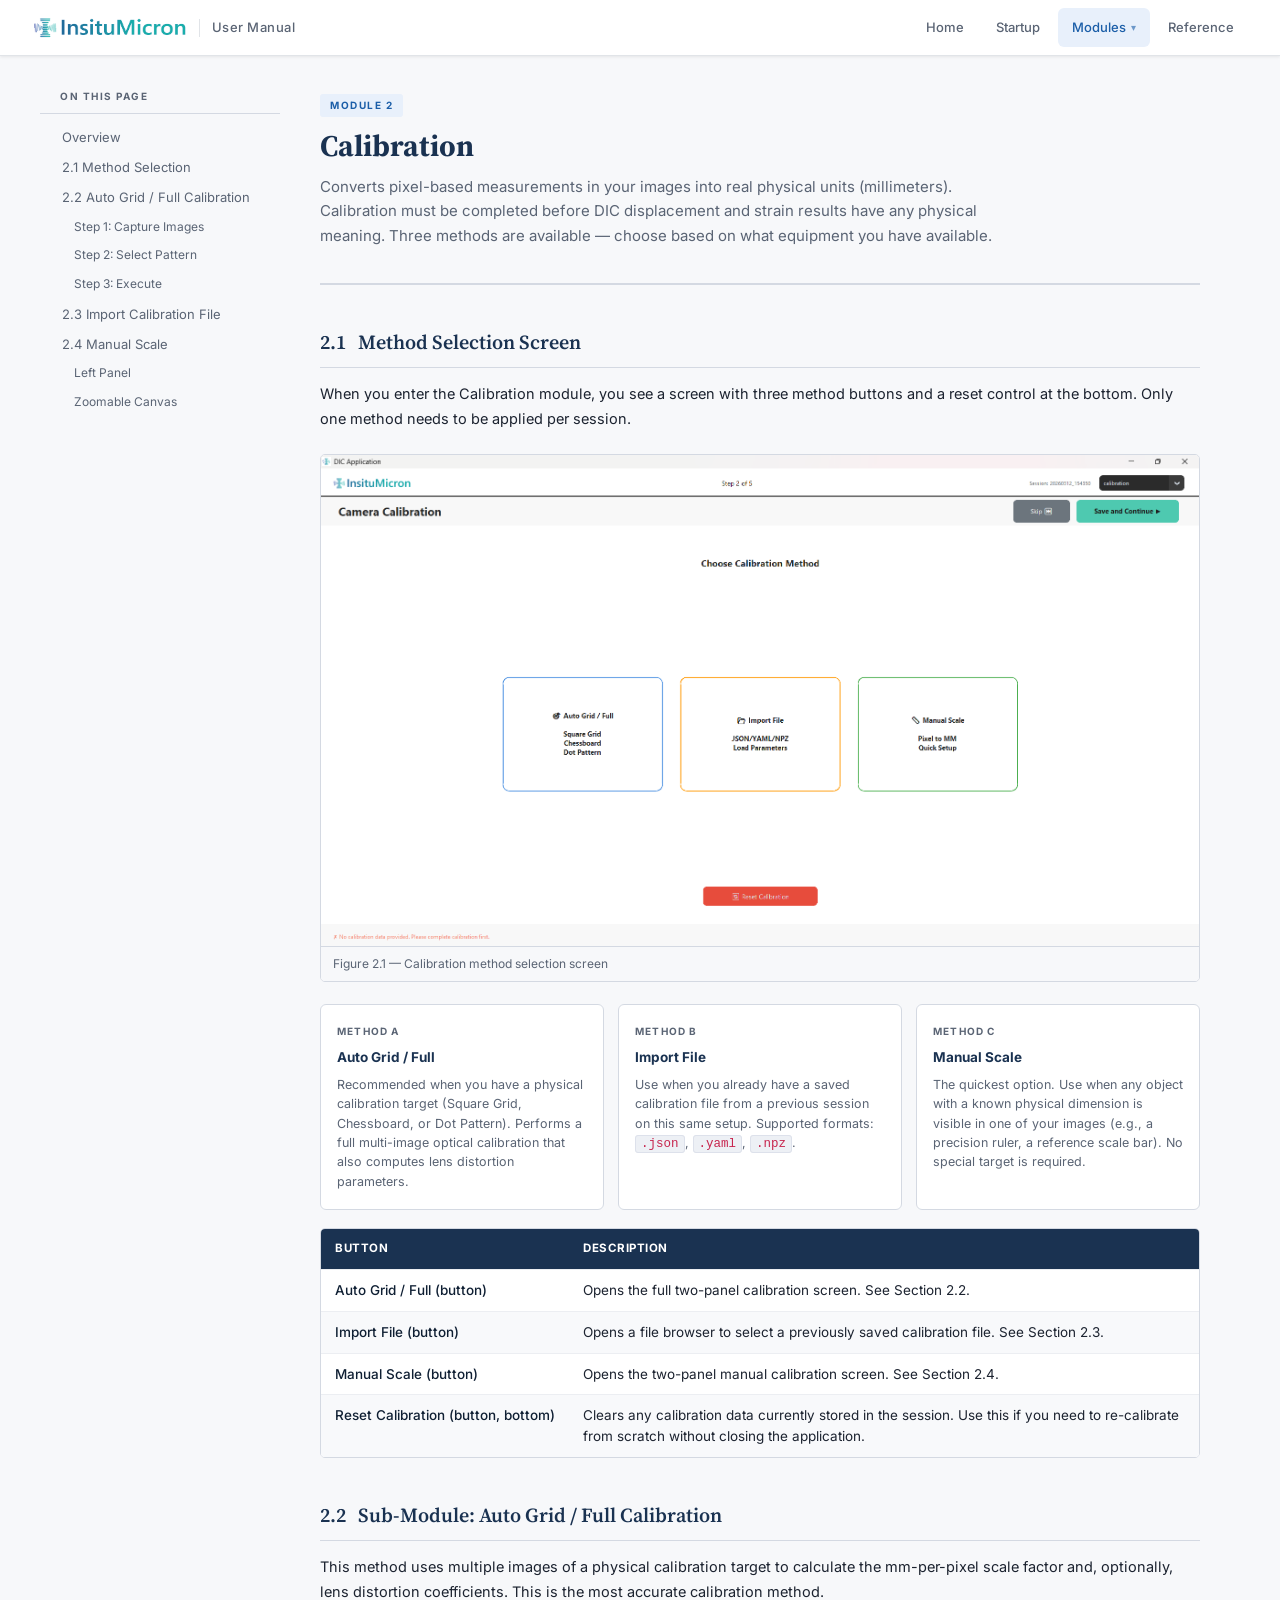
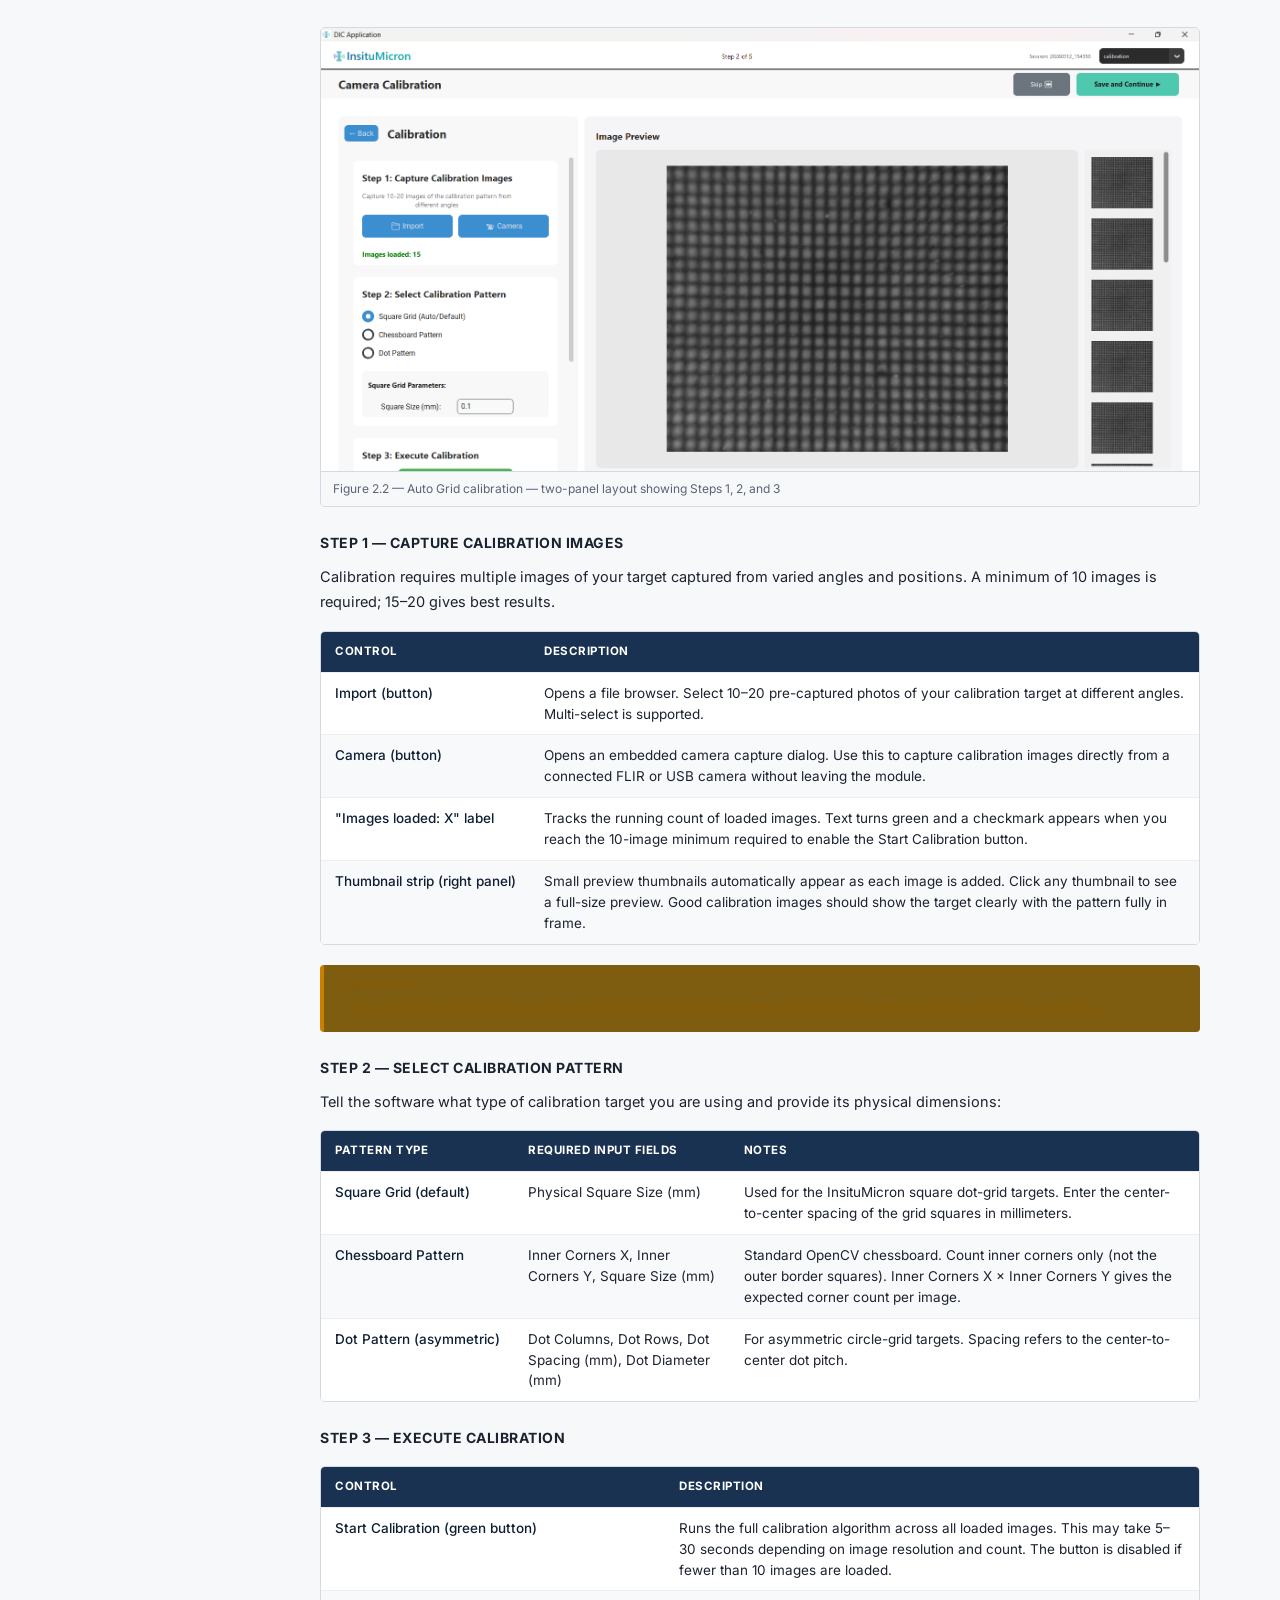
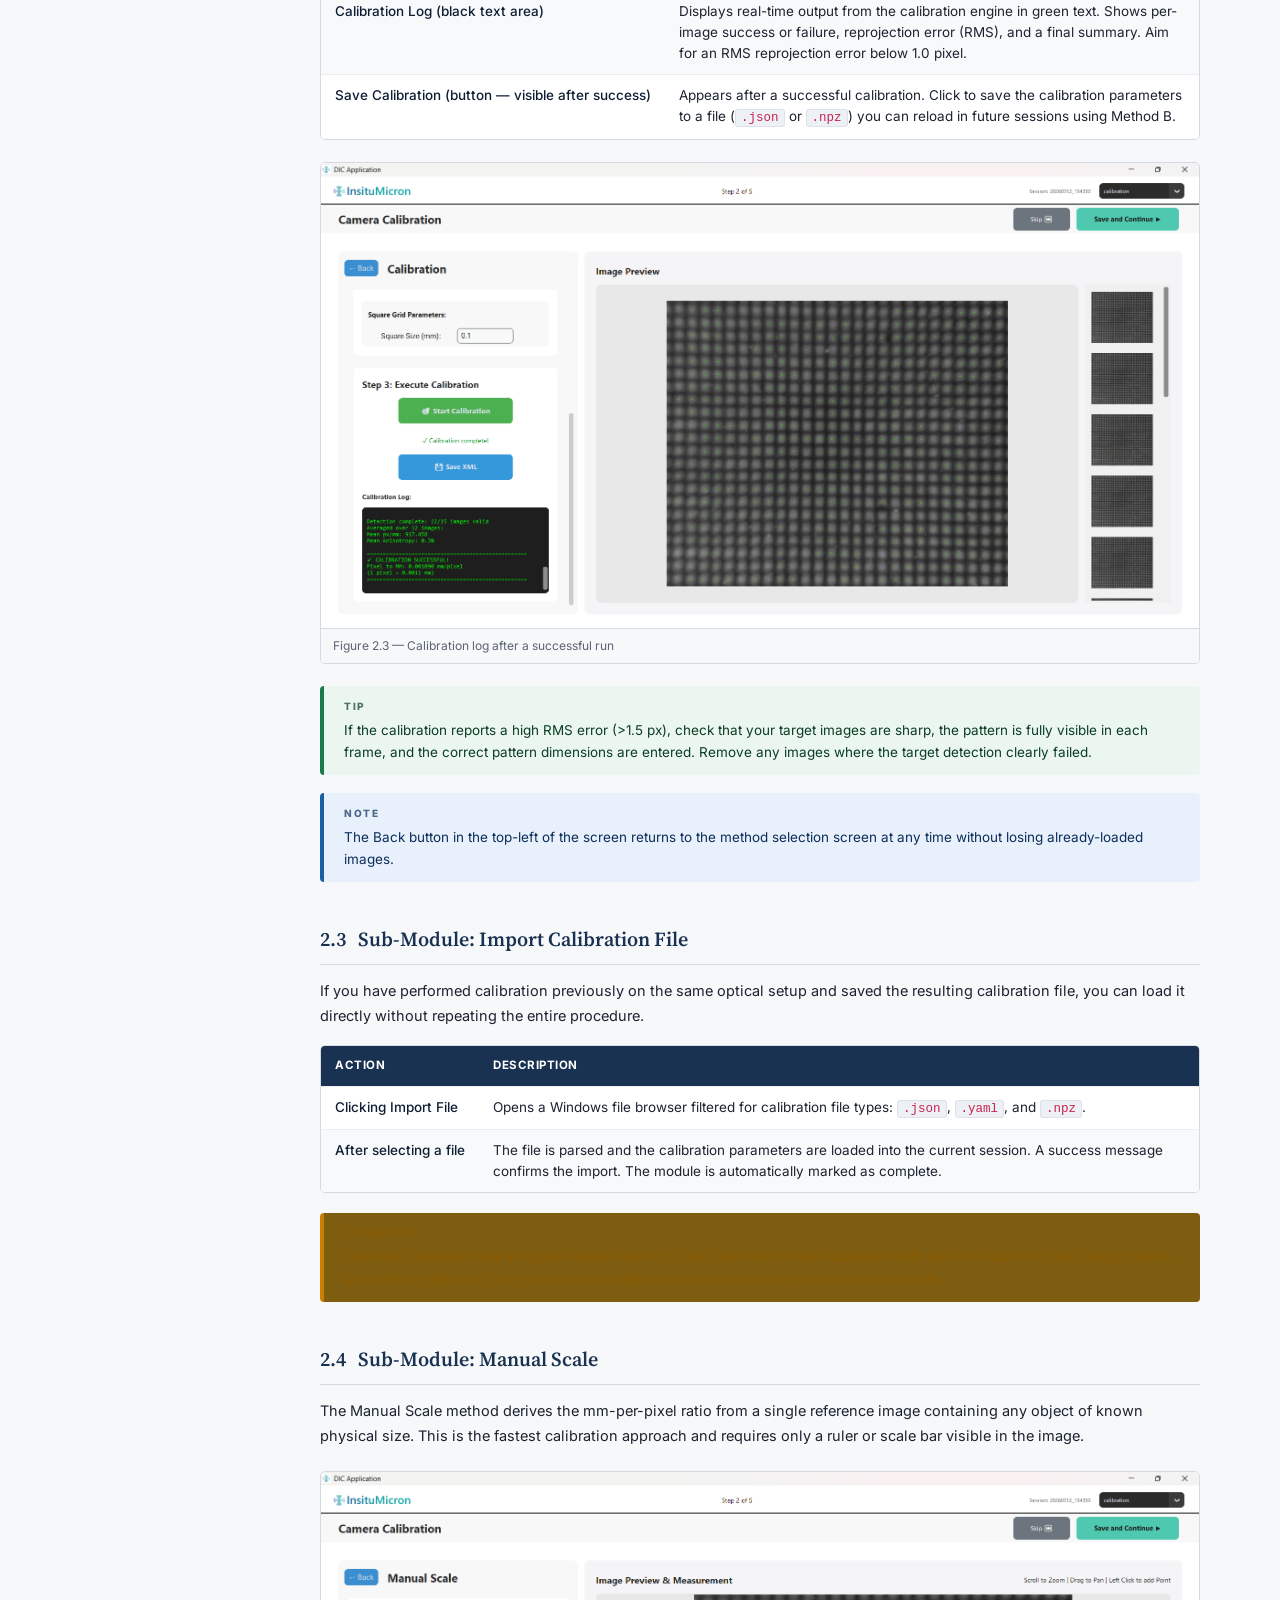
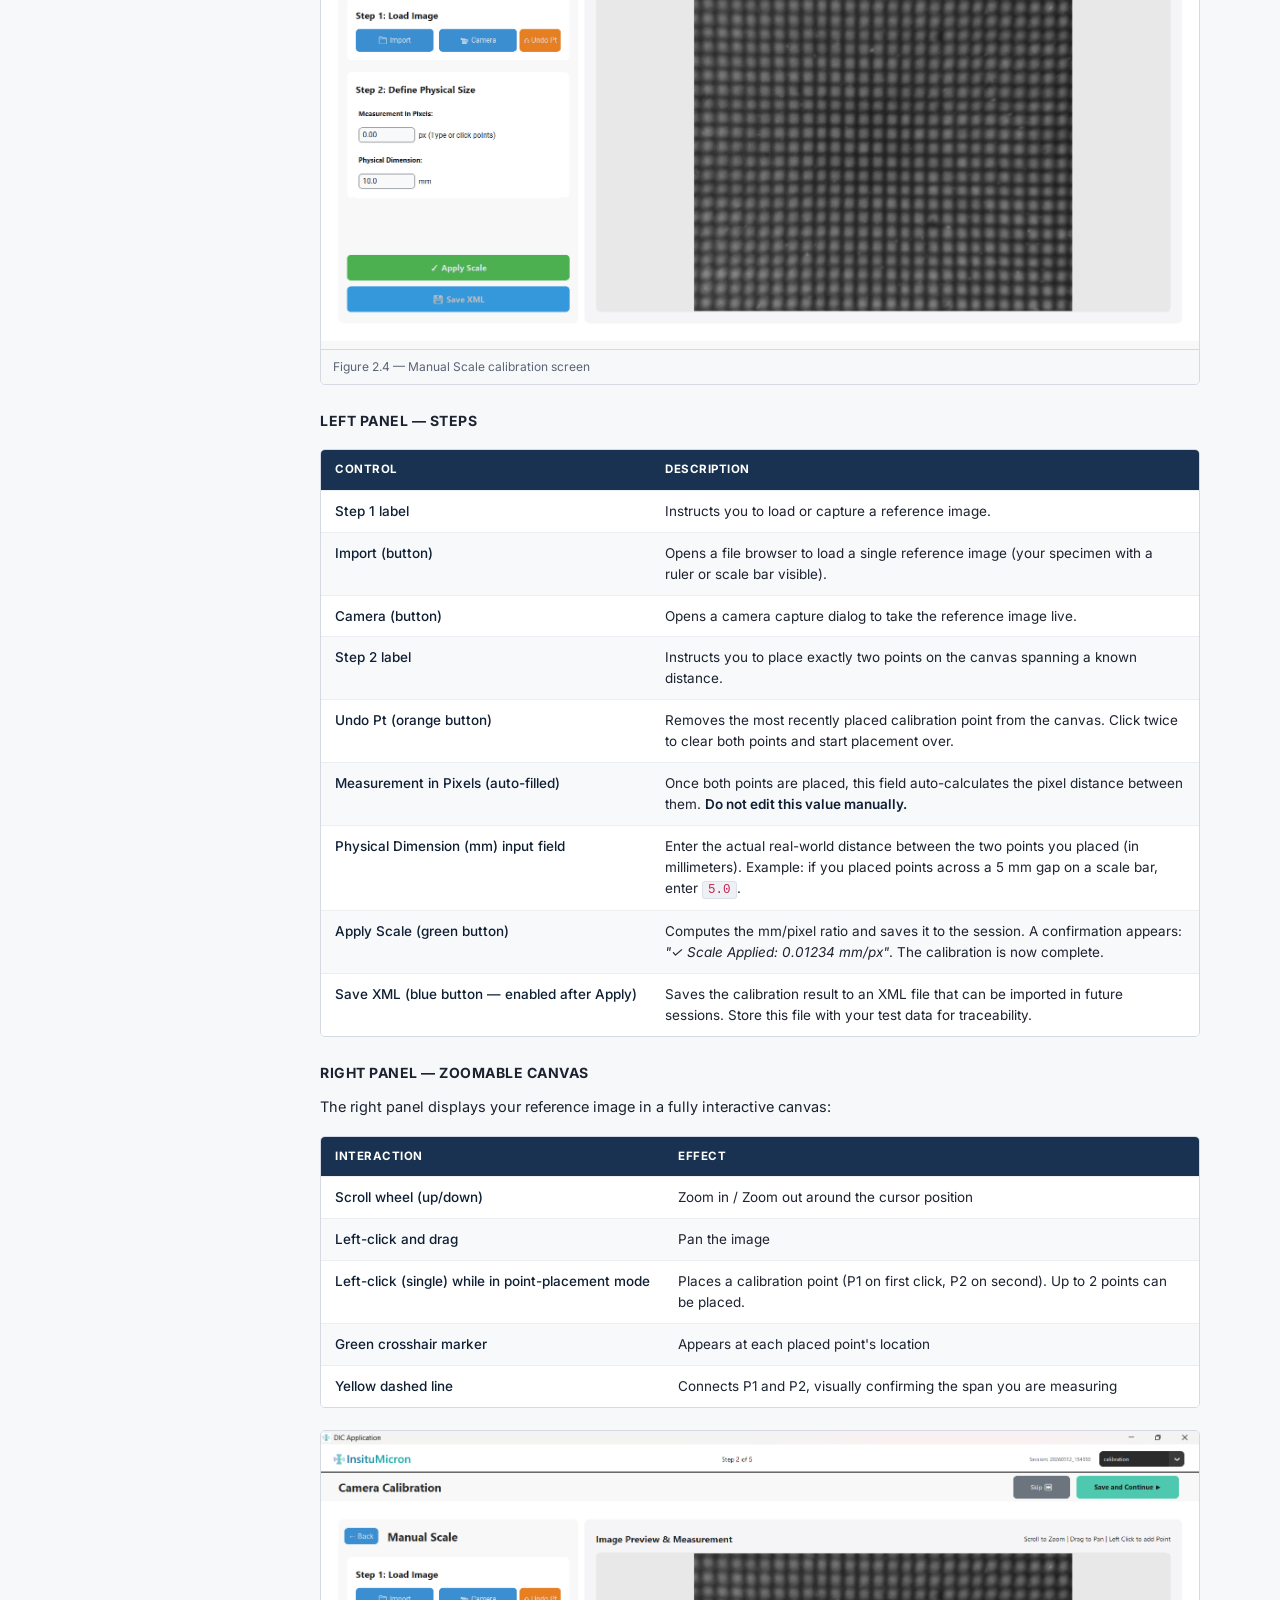
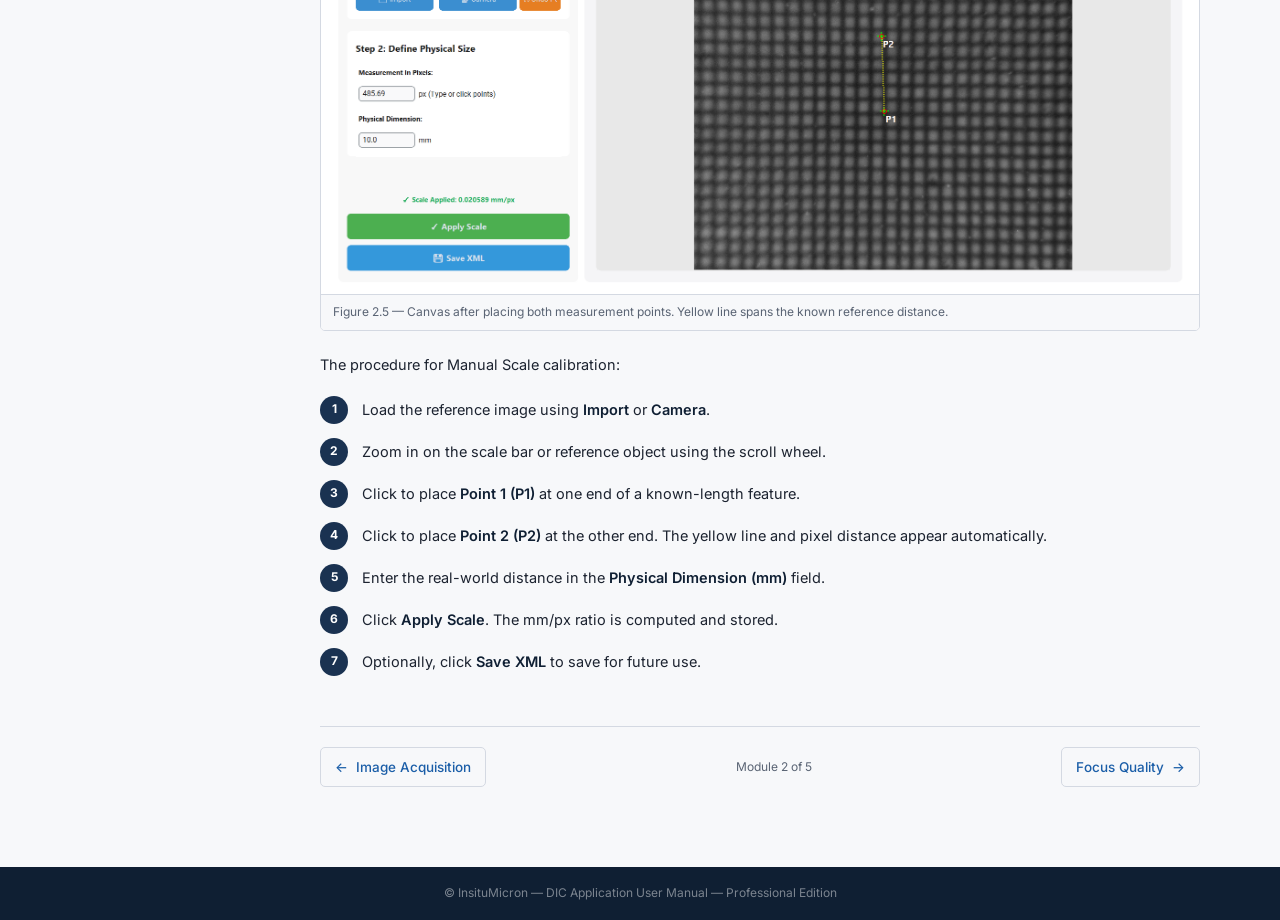
<file: module2_calibration.html>
﻿<!DOCTYPE html>
<html lang="en">
<head>
<meta charset="UTF-8">
<link rel="icon" type="image/x-icon" href="images/logo.ico">
<meta name="viewport" content="width=device-width, initial-scale=1.0">
<title>Module 2: Calibration — DIC Application User Manual</title>
<link rel="stylesheet" href="style.css">
</head>
<body>

<header class="site-header">
  <a class="brand" href="index.html"><img src="images/title.png" alt="InsituMicron DIC Application" class="brand-img"><span class="brand-divider"></span><span class="brand-manual">User Manual</span></a>
  <nav class="header-nav">
    <a href="index.html">Home</a>
    <a href="license.html">Startup</a>
    <div class="nav-dropdown">
      <span class="nav-btn active">Modules</span>
      <div class="dropdown-menu">
        <a href="module1_acquisition.html"><span class="mod-num">1</span>Image Acquisition</a>
        <a href="module2_calibration.html" class="active"><span class="mod-num">2</span>Calibration</a>
        <a href="module3_focus_quality.html"><span class="mod-num">3</span>Focus Quality</a>
        <a href="module4_pattern_validation.html"><span class="mod-num">4</span>Pattern Validation</a>
        <a href="module5_dic_analysis.html"><span class="mod-num">5</span>DIC Analysis</a>
      </div>
    </div>
    <a href="reference.html">Reference</a>
  </nav></header>

<div class="layout">
  <nav class="sidebar">
    <div class="sidebar-label">On This Page</div>
    <a href="#overview">Overview</a>
    <a href="#method-selection">2.1 Method Selection</a>
    <a href="#auto-grid">2.2 Auto Grid / Full Calibration</a>
    <a class="sub" href="#step1-images">Step 1: Capture Images</a>
    <a class="sub" href="#step2-pattern">Step 2: Select Pattern</a>
    <a class="sub" href="#step3-execute">Step 3: Execute</a>
    <a href="#import-file">2.3 Import Calibration File</a>
    <a href="#manual-scale">2.4 Manual Scale</a>
    <a class="sub" href="#manual-controls">Left Panel</a>
    <a class="sub" href="#manual-canvas">Zoomable Canvas</a>
  </nav>

  <main class="content">
    <div class="page-title-block">
      <div class="module-tag">Module 2</div>
      <h1>Calibration</h1>
      <p class="lead">Converts pixel-based measurements in your images into real physical units (millimeters). Calibration must be completed before DIC displacement and strain results have any physical meaning. Three methods are available — choose based on what equipment you have available.</p>
    </div>

    <!-- 2.1 Method Selection -->
    <h2 id="method-selection">2.1 &nbsp; Method Selection Screen</h2>
    <p>When you enter the Calibration module, you see a screen with three method buttons and a reset control at the bottom. Only one method needs to be applied per session.</p>

    <div class="fig">
      <img src="images/c1.png" alt="Calibration method selection" onerror="this.parentElement.className='fig-placeholder';this.parentElement.innerHTML='<div class=ph-label>[Screenshot: Method selection — three buttons]</div>'">
      <div class="fig-caption">Figure 2.1 — Calibration method selection screen</div>
    </div>

    <div class="option-grid">
      <div class="option-card">
        <div class="oc-num">Method A</div>
        <div class="oc-title">Auto Grid / Full</div>
        <div class="oc-desc">Recommended when you have a physical calibration target (Square Grid, Chessboard, or Dot Pattern). Performs a full multi-image optical calibration that also computes lens distortion parameters.</div>
      </div>
      <div class="option-card">
        <div class="oc-num">Method B</div>
        <div class="oc-title">Import File</div>
        <div class="oc-desc">Use when you already have a saved calibration file from a previous session on this same setup. Supported formats: <code>.json</code>, <code>.yaml</code>, <code>.npz</code>.</div>
      </div>
      <div class="option-card">
        <div class="oc-num">Method C</div>
        <div class="oc-title">Manual Scale</div>
        <div class="oc-desc">The quickest option. Use when any object with a known physical dimension is visible in one of your images (e.g., a precision ruler, a reference scale bar). No special target is required.</div>
      </div>
    </div>

    <div class="tbl-wrap"><table>
      <thead><tr><th>Button</th><th>Description</th></tr></thead>
      <tbody>
        <tr><td>Auto Grid / Full (button)</td><td>Opens the full two-panel calibration screen. See Section 2.2.</td></tr>
        <tr><td>Import File (button)</td><td>Opens a file browser to select a previously saved calibration file. See Section 2.3.</td></tr>
        <tr><td>Manual Scale (button)</td><td>Opens the two-panel manual calibration screen. See Section 2.4.</td></tr>
        <tr><td>Reset Calibration (button, bottom)</td><td>Clears any calibration data currently stored in the session. Use this if you need to re-calibrate from scratch without closing the application.</td></tr>
      </tbody>
    </table></div>

    <!-- 2.2 Auto Grid -->
    <h2 id="auto-grid">2.2 &nbsp; Sub-Module: Auto Grid / Full Calibration</h2>
    <p>This method uses multiple images of a physical calibration target to calculate the mm-per-pixel scale factor and, optionally, lens distortion coefficients. This is the most accurate calibration method.</p>

    <div class="fig">
      <img src="images/c2.png" alt="Full calibration screen" onerror="this.parentElement.className='fig-placeholder';this.parentElement.innerHTML='<div class=ph-label>[Screenshot: Full calibration — left panel with Steps 1-3, right thumbnail preview]</div>'">
      <div class="fig-caption">Figure 2.2 — Auto Grid calibration — two-panel layout showing Steps 1, 2, and 3</div>
    </div>

    <h3 id="step1-images">Step 1 — Capture Calibration Images</h3>
    <p>Calibration requires multiple images of your target captured from varied angles and positions. A minimum of 10 images is required; 15–20 gives best results.</p>
    <div class="tbl-wrap"><table>
      <thead><tr><th>Control</th><th>Description</th></tr></thead>
      <tbody>
        <tr><td>Import (button)</td><td>Opens a file browser. Select 10–20 pre-captured photos of your calibration target at different angles. Multi-select is supported.</td></tr>
        <tr><td>Camera (button)</td><td>Opens an embedded camera capture dialog. Use this to capture calibration images directly from a connected FLIR or USB camera without leaving the module.</td></tr>
        <tr><td>"Images loaded: X" label</td><td>Tracks the running count of loaded images. Text turns green and a checkmark appears when you reach the 10-image minimum required to enable the Start Calibration button.</td></tr>
        <tr><td>Thumbnail strip (right panel)</td><td>Small preview thumbnails automatically appear as each image is added. Click any thumbnail to see a full-size preview. Good calibration images should show the target clearly with the pattern fully in frame.</td></tr>
      </tbody>
    </table></div>
    <div class="warning">You need at least 10 images to proceed. The Start Calibration button will remain disabled until this minimum is reached.</div>

    <h3 id="step2-pattern">Step 2 — Select Calibration Pattern</h3>
    <p>Tell the software what type of calibration target you are using and provide its physical dimensions:</p>
    <div class="tbl-wrap"><table>
      <thead><tr><th>Pattern Type</th><th>Required Input Fields</th><th>Notes</th></tr></thead>
      <tbody>
        <tr><td>Square Grid (default)</td><td>Physical Square Size (mm)</td><td>Used for the InsituMicron square dot-grid targets. Enter the center-to-center spacing of the grid squares in millimeters.</td></tr>
        <tr><td>Chessboard Pattern</td><td>Inner Corners X, Inner Corners Y, Square Size (mm)</td><td>Standard OpenCV chessboard. Count inner corners only (not the outer border squares). Inner Corners X × Inner Corners Y gives the expected corner count per image.</td></tr>
        <tr><td>Dot Pattern (asymmetric)</td><td>Dot Columns, Dot Rows, Dot Spacing (mm), Dot Diameter (mm)</td><td>For asymmetric circle-grid targets. Spacing refers to the center-to-center dot pitch.</td></tr>
      </tbody>
    </table></div>

    <h3 id="step3-execute">Step 3 — Execute Calibration</h3>
    <div class="tbl-wrap"><table>
      <thead><tr><th>Control</th><th>Description</th></tr></thead>
      <tbody>
        <tr><td>Start Calibration (green button)</td><td>Runs the full calibration algorithm across all loaded images. This may take 5–30 seconds depending on image resolution and count. The button is disabled if fewer than 10 images are loaded.</td></tr>
        <tr><td>Calibration Log (black text area)</td><td>Displays real-time output from the calibration engine in green text. Shows per-image success or failure, reprojection error (RMS), and a final summary. Aim for an RMS reprojection error below 1.0 pixel.</td></tr>
        <tr><td>Save Calibration (button — visible after success)</td><td>Appears after a successful calibration. Click to save the calibration parameters to a file (<code>.json</code> or <code>.npz</code>) you can reload in future sessions using Method B.</td></tr>
      </tbody>
    </table></div>

    <div class="fig">
      <img src="images/c3.png" alt="Calibration log" onerror="this.parentElement.className='fig-placeholder';this.parentElement.innerHTML='<div class=ph-label>[Screenshot: Calibration log showing CALIBRATION SUCCESSFUL with RMS error value]</div>'">
      <div class="fig-caption">Figure 2.3 — Calibration log after a successful run</div>
    </div>
    <div class="tip">If the calibration reports a high RMS error (&gt;1.5 px), check that your target images are sharp, the pattern is fully visible in each frame, and the correct pattern dimensions are entered. Remove any images where the target detection clearly failed.</div>
    <div class="note">The Back button in the top-left of the screen returns to the method selection screen at any time without losing already-loaded images.</div>

    <!-- 2.3 Import File -->
    <h2 id="import-file">2.3 &nbsp; Sub-Module: Import Calibration File</h2>
    <p>If you have performed calibration previously on the same optical setup and saved the resulting calibration file, you can load it directly without repeating the entire procedure.</p>
    <div class="tbl-wrap"><table>
      <thead><tr><th>Action</th><th>Description</th></tr></thead>
      <tbody>
        <tr><td>Clicking Import File</td><td>Opens a Windows file browser filtered for calibration file types: <code>.json</code>, <code>.yaml</code>, and <code>.npz</code>.</td></tr>
        <tr><td>After selecting a file</td><td>The file is parsed and the calibration parameters are loaded into the current session. A success message confirms the import. The module is automatically marked as complete.</td></tr>
      </tbody>
    </table></div>
    <div class="warning">Imported calibration files are optical-setup-specific. Only use a file that was calibrated with the same camera, lens, magnification, and working distance. Using a mismatched file will produce incorrect physical measurements.</div>

    <!-- 2.4 Manual Scale -->
    <h2 id="manual-scale">2.4 &nbsp; Sub-Module: Manual Scale</h2>
    <p>The Manual Scale method derives the mm-per-pixel ratio from a single reference image containing any object of known physical size. This is the fastest calibration approach and requires only a ruler or scale bar visible in the image.</p>

    <div class="fig">
      <img src="images/c4.png" alt="Manual Scale screen" onerror="this.parentElement.className='fig-placeholder';this.parentElement.innerHTML='<div class=ph-label>[Screenshot: Manual Scale — left controls panel, right zoomable canvas]</div>'">
      <div class="fig-caption">Figure 2.4 — Manual Scale calibration screen</div>
    </div>

    <h3 id="manual-controls">Left Panel — Steps</h3>
    <div class="tbl-wrap"><table>
      <thead><tr><th>Control</th><th>Description</th></tr></thead>
      <tbody>
        <tr><td>Step 1 label</td><td>Instructs you to load or capture a reference image.</td></tr>
        <tr><td>Import (button)</td><td>Opens a file browser to load a single reference image (your specimen with a ruler or scale bar visible).</td></tr>
        <tr><td>Camera (button)</td><td>Opens a camera capture dialog to take the reference image live.</td></tr>
        <tr><td>Step 2 label</td><td>Instructs you to place exactly two points on the canvas spanning a known distance.</td></tr>
        <tr><td>Undo Pt (orange button)</td><td>Removes the most recently placed calibration point from the canvas. Click twice to clear both points and start placement over.</td></tr>
        <tr><td>Measurement in Pixels (auto-filled)</td><td>Once both points are placed, this field auto-calculates the pixel distance between them. <strong>Do not edit this value manually.</strong></td></tr>
        <tr><td>Physical Dimension (mm) input field</td><td>Enter the actual real-world distance between the two points you placed (in millimeters). Example: if you placed points across a 5 mm gap on a scale bar, enter <code>5.0</code>.</td></tr>
        <tr><td>Apply Scale (green button)</td><td>Computes the mm/pixel ratio and saves it to the session. A confirmation appears: <em>"✓ Scale Applied: 0.01234 mm/px"</em>. The calibration is now complete.</td></tr>
        <tr><td>Save XML (blue button — enabled after Apply)</td><td>Saves the calibration result to an XML file that can be imported in future sessions. Store this file with your test data for traceability.</td></tr>
      </tbody>
    </table></div>

    <h3 id="manual-canvas">Right Panel — Zoomable Canvas</h3>
    <p>The right panel displays your reference image in a fully interactive canvas:</p>
    <div class="tbl-wrap"><table>
      <thead><tr><th>Interaction</th><th>Effect</th></tr></thead>
      <tbody>
        <tr><td>Scroll wheel (up/down)</td><td>Zoom in / Zoom out around the cursor position</td></tr>
        <tr><td>Left-click and drag</td><td>Pan the image</td></tr>
        <tr><td>Left-click (single) while in point-placement mode</td><td>Places a calibration point (P1 on first click, P2 on second). Up to 2 points can be placed.</td></tr>
        <tr><td>Green crosshair marker</td><td>Appears at each placed point's location</td></tr>
        <tr><td>Yellow dashed line</td><td>Connects P1 and P2, visually confirming the span you are measuring</td></tr>
      </tbody>
    </table></div>

    <div class="fig">
      <img src="images/c5.png" alt="Canvas measurement points" onerror="this.parentElement.className='fig-placeholder';this.parentElement.innerHTML='<div class=ph-label>[Screenshot: Canvas showing P1 and P2 crosshairs connected by a yellow dashed line]</div>'">
      <div class="fig-caption">Figure 2.5 — Canvas after placing both measurement points. Yellow line spans the known reference distance.</div>
    </div>

    <p>The procedure for Manual Scale calibration:</p>
    <div class="procedure">
      <div class="proc-step"><p>Load the reference image using <strong>Import</strong> or <strong>Camera</strong>.</p></div>
      <div class="proc-step"><p>Zoom in on the scale bar or reference object using the scroll wheel.</p></div>
      <div class="proc-step"><p>Click to place <strong>Point 1 (P1)</strong> at one end of a known-length feature.</p></div>
      <div class="proc-step"><p>Click to place <strong>Point 2 (P2)</strong> at the other end. The yellow line and pixel distance appear automatically.</p></div>
      <div class="proc-step"><p>Enter the real-world distance in the <strong>Physical Dimension (mm)</strong> field.</p></div>
      <div class="proc-step"><p>Click <strong>Apply Scale</strong>. The mm/px ratio is computed and stored.</p></div>
      <div class="proc-step"><p>Optionally, click <strong>Save XML</strong> to save for future use.</p></div>
    </div>

    <div class="page-nav">
      <a href="module1_acquisition.html" class="prev">Image Acquisition</a>
      <span class="page-label">Module 2 of 5</span>
      <a href="module3_focus_quality.html" class="next">Focus Quality</a>
    </div>
  </main>
</div>

<footer class="site-footer">&copy; InsituMicron &mdash; DIC Application User Manual &mdash; Professional Edition</footer>
<script>
(function(){
  var sections = document.querySelectorAll('[id]');
  var navLinks = document.querySelectorAll('.sidebar a');
  if (!navLinks.length) return;
  var io = new IntersectionObserver(function(entries){
    entries.forEach(function(entry){
      if (entry.isIntersecting) {
        var id = entry.target.getAttribute('id');
        navLinks.forEach(function(a){ a.classList.remove('active'); });
        var active = document.querySelector('.sidebar a[href="#' + id + '"]');
        if (active) active.classList.add('active');
      }
    });
  }, { rootMargin: '-15% 0px -70% 0px', threshold: 0 });
  sections.forEach(function(s){ io.observe(s); });
})();
</script></body>
</html>
</file>
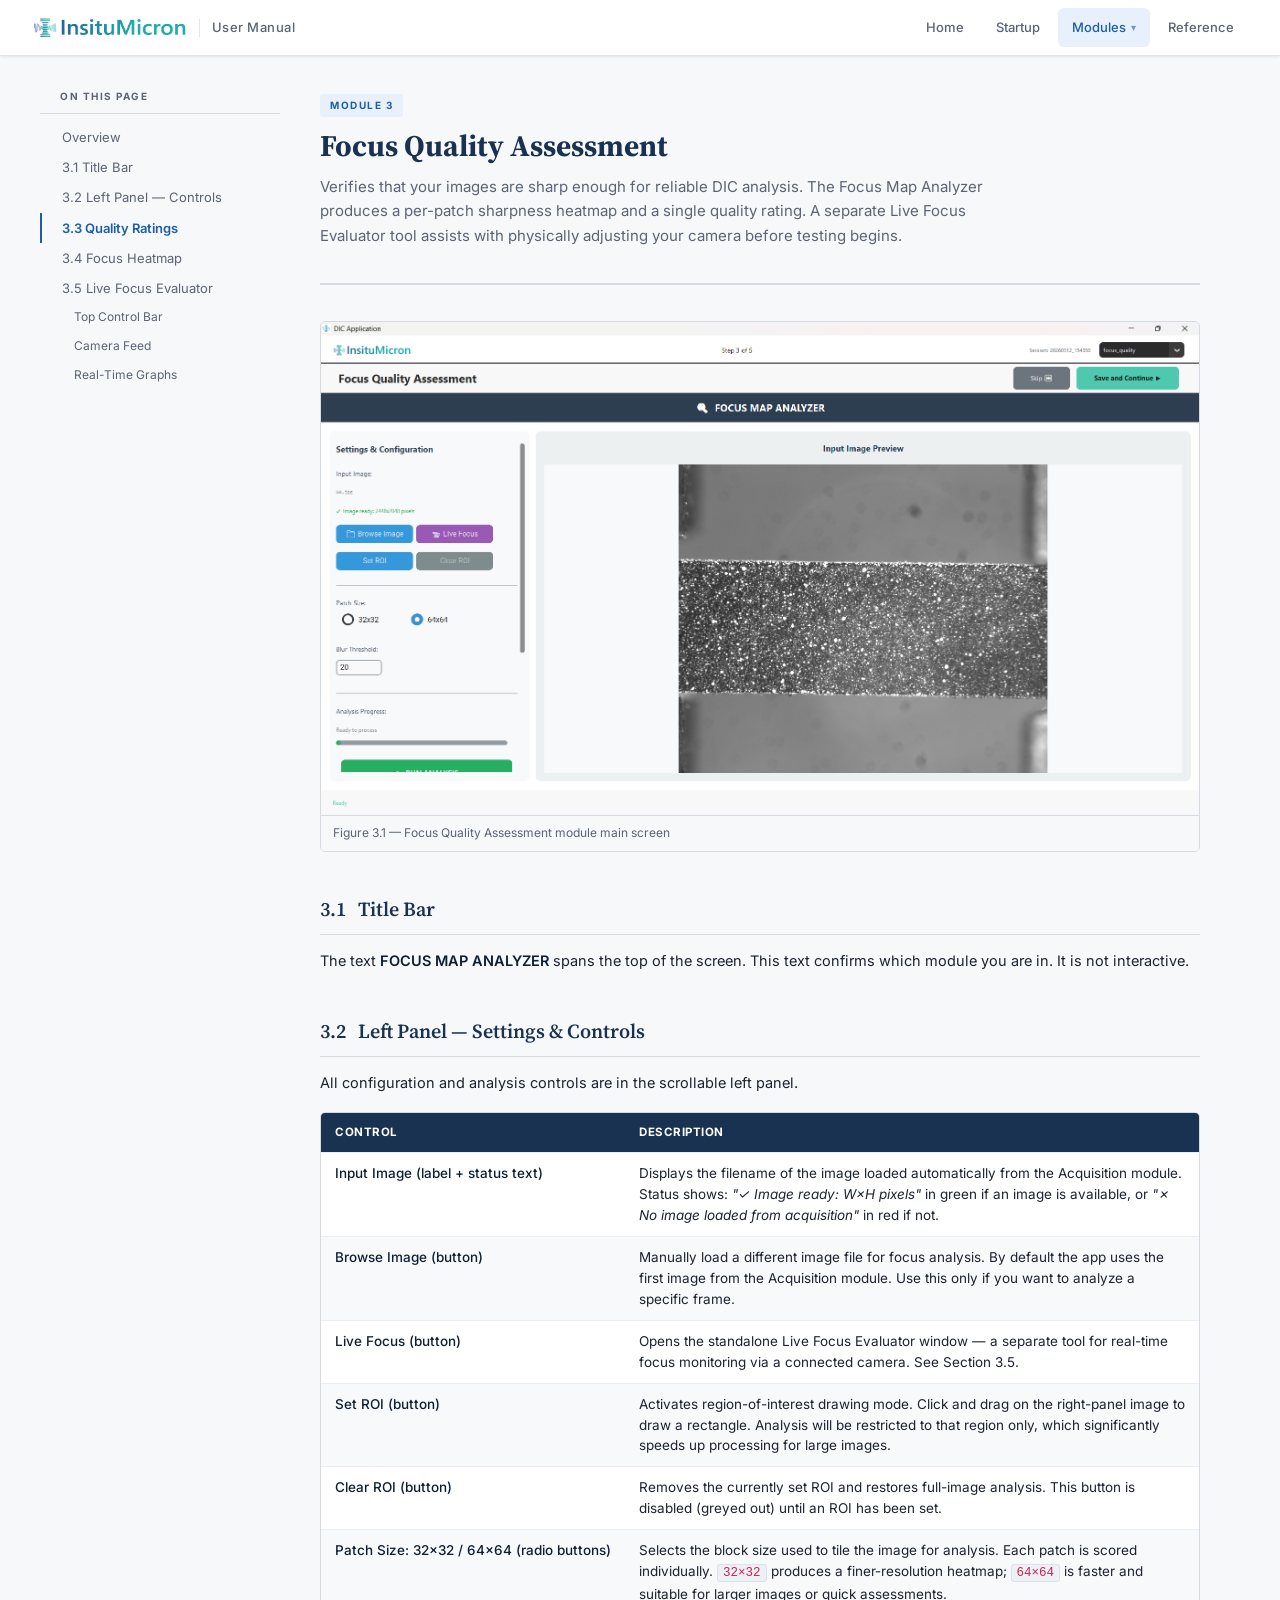
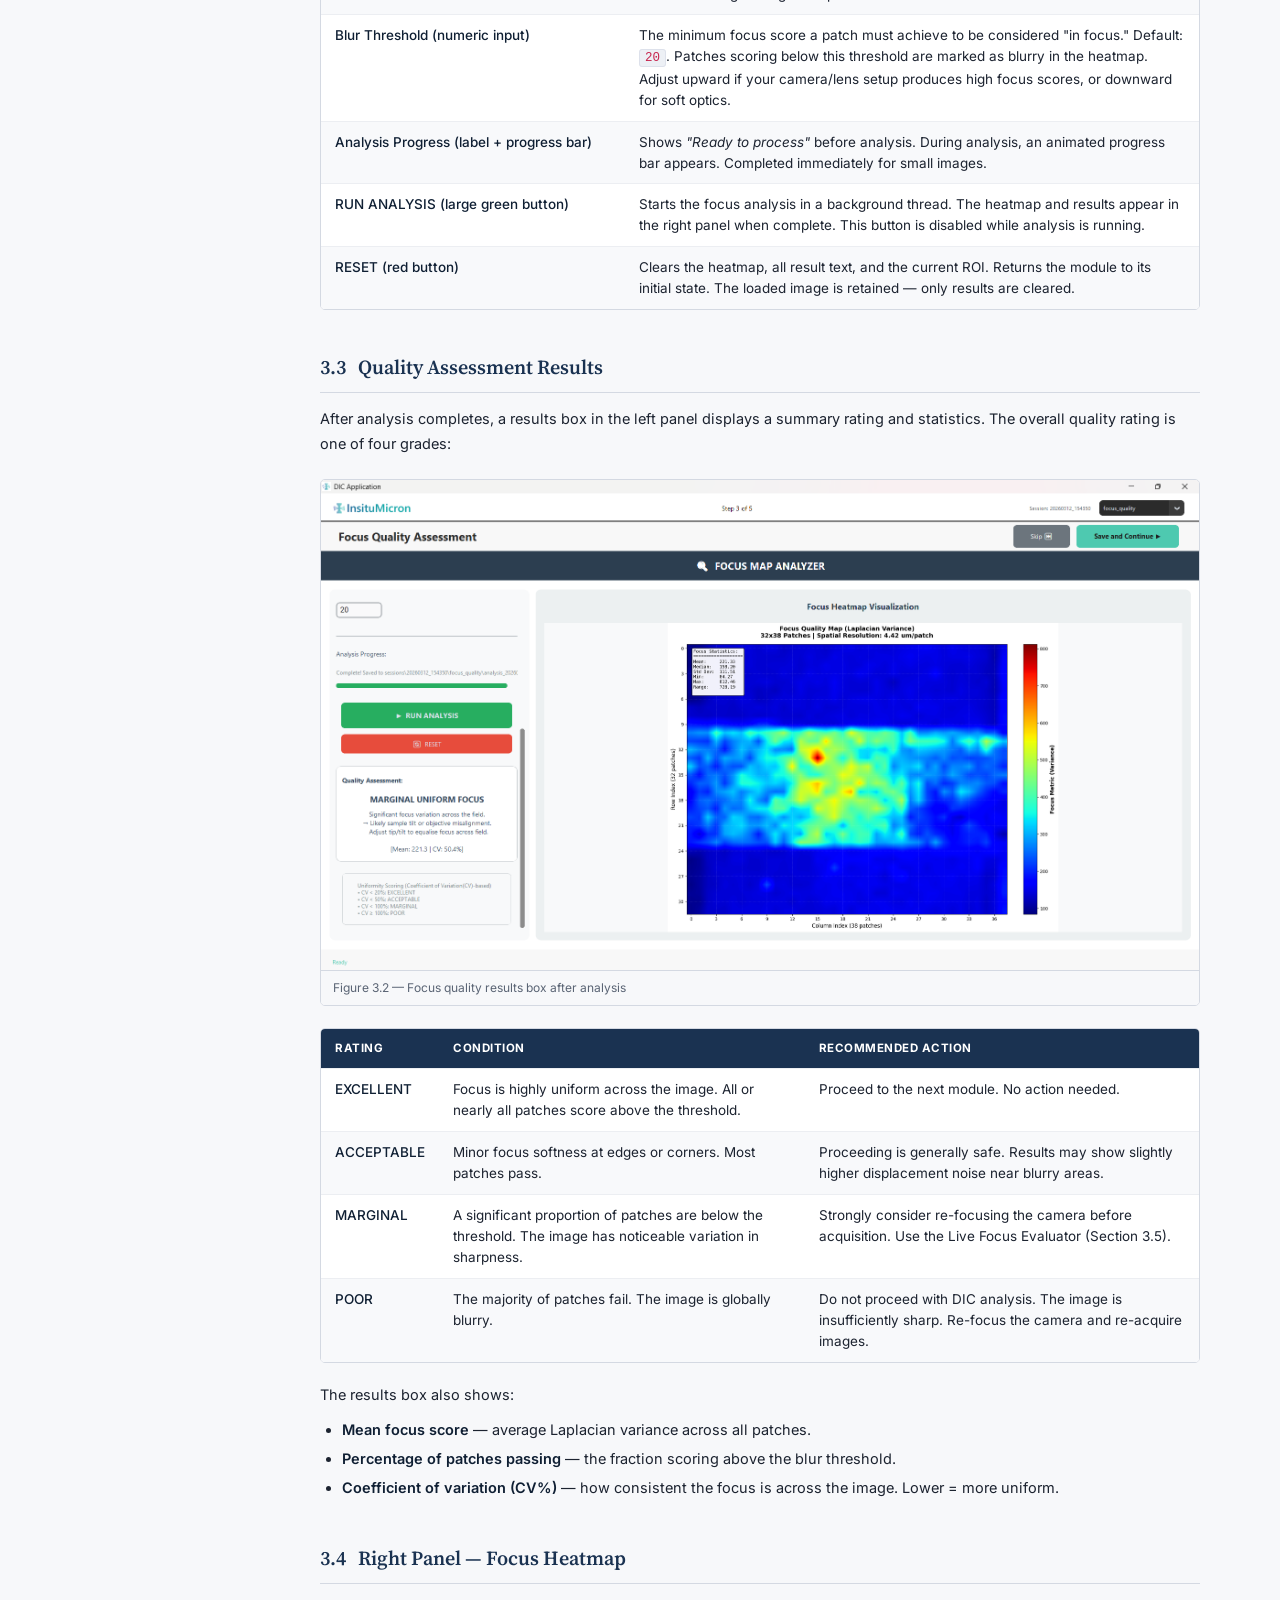
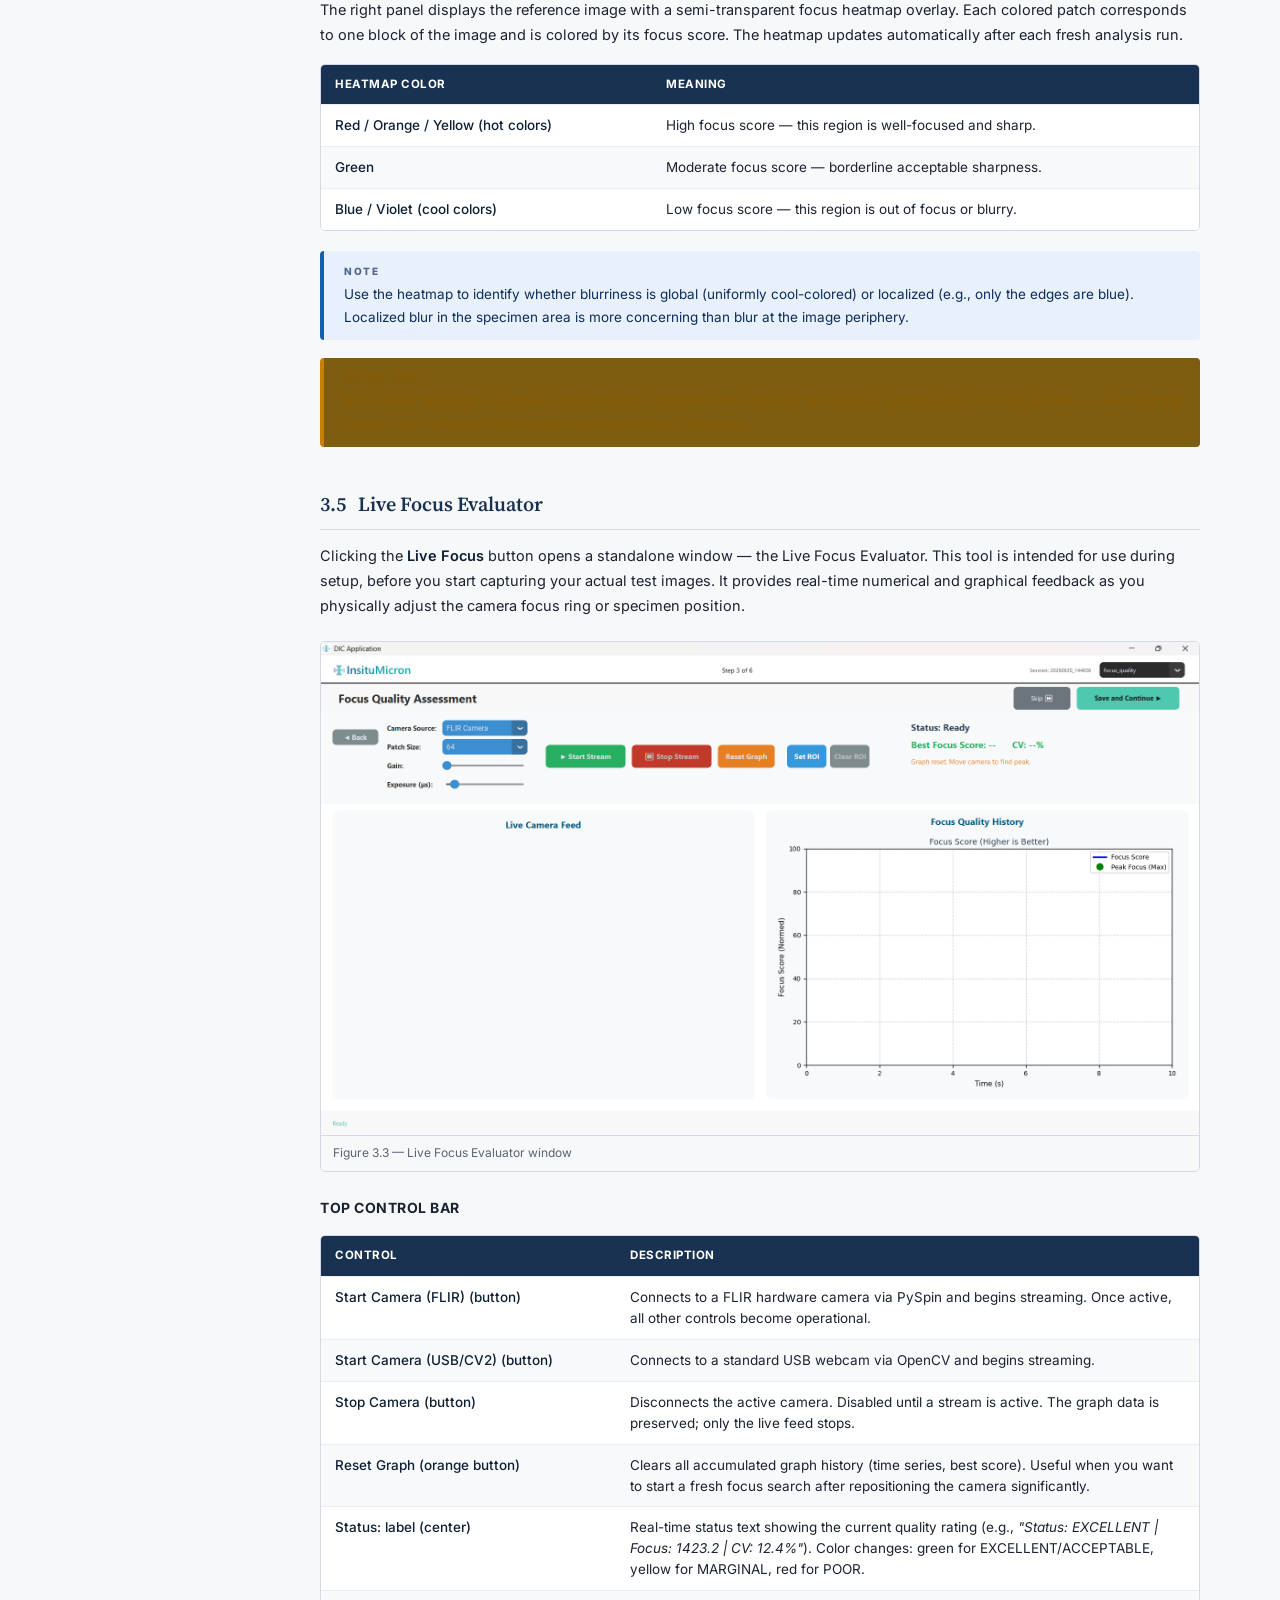
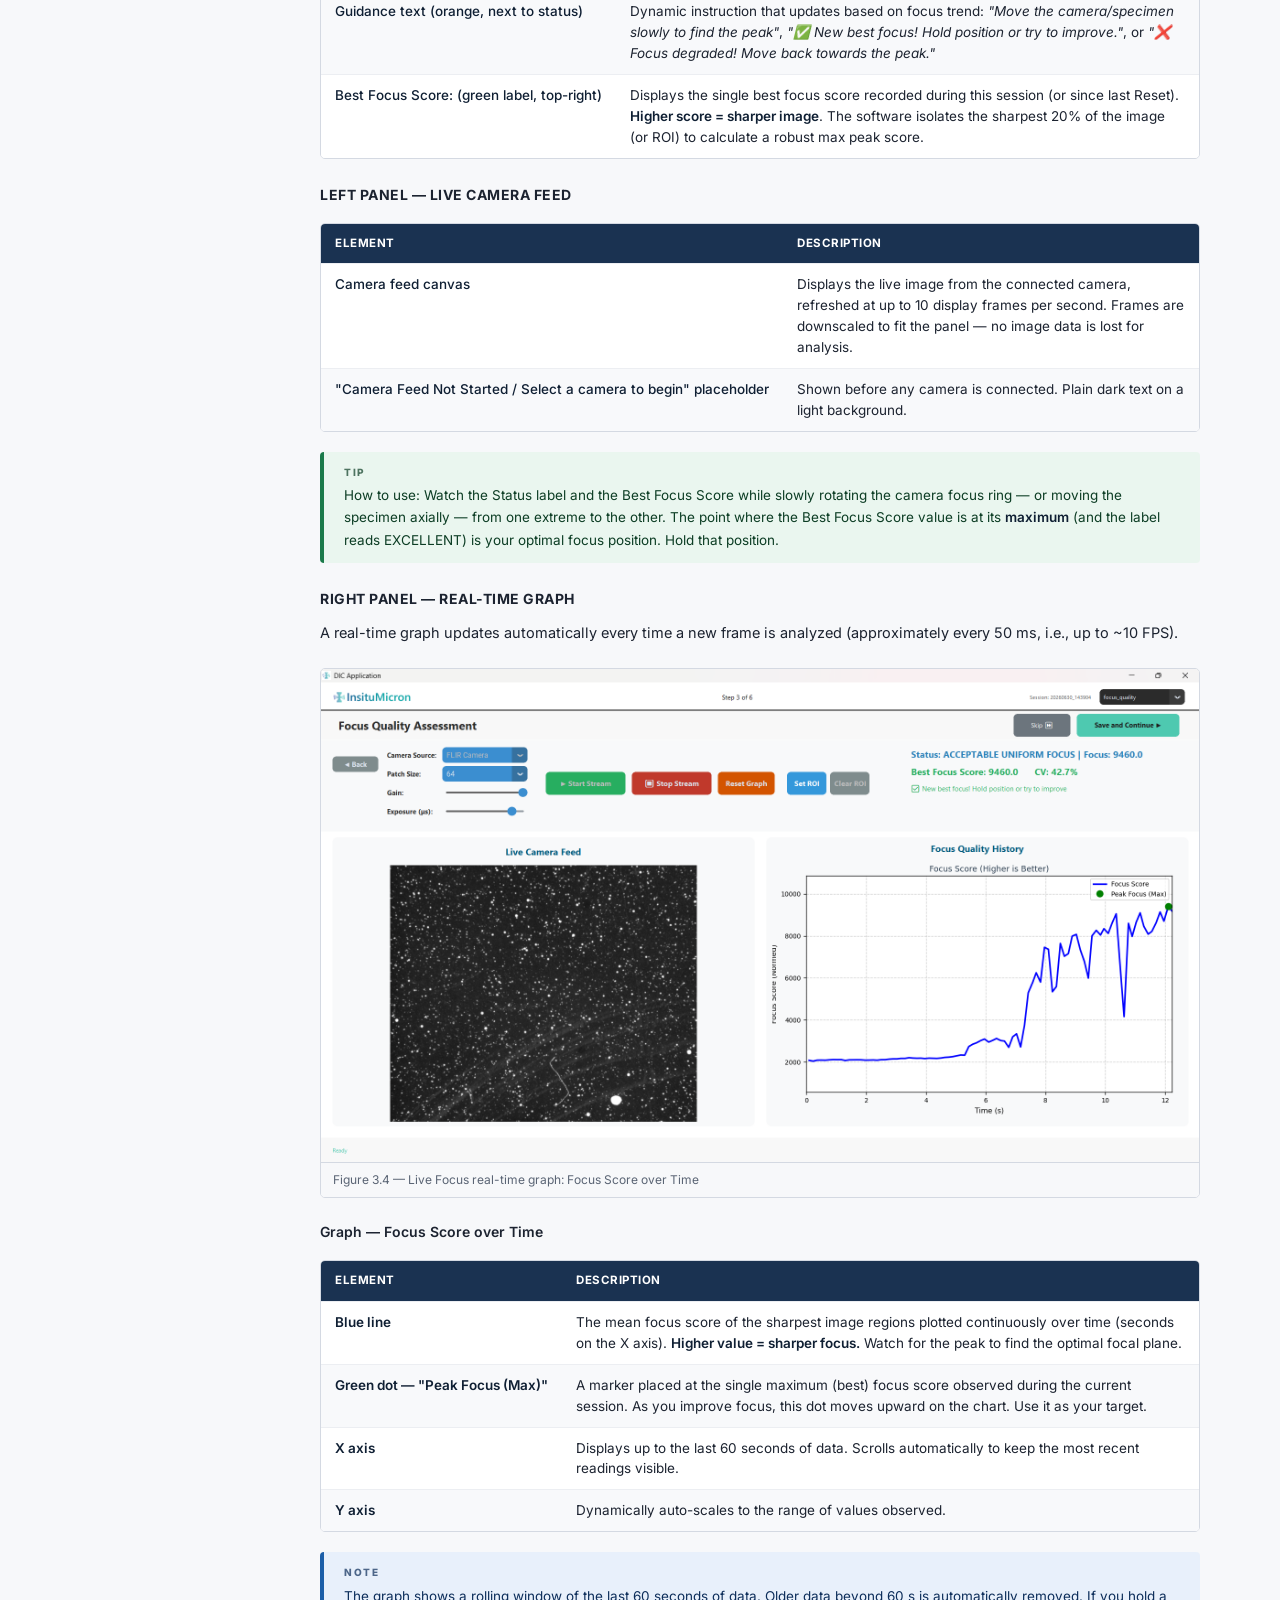
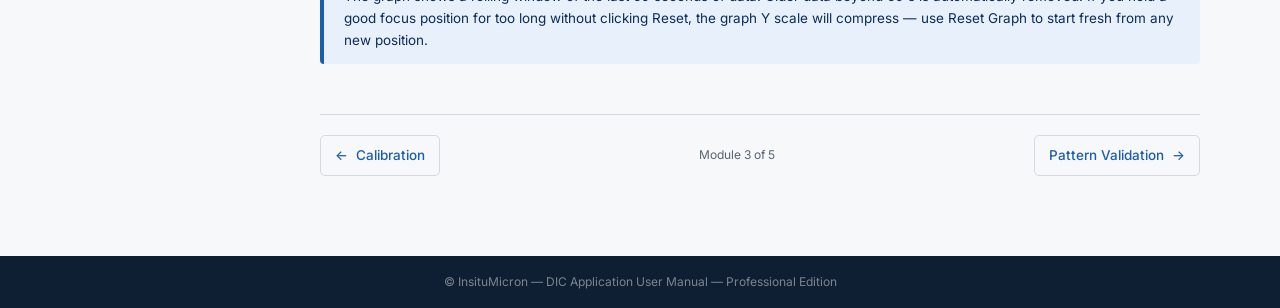
<file: module3_focus_quality.html>
<!DOCTYPE html>
<html lang="en">
<head>
<meta charset="UTF-8">
<link rel="icon" type="image/x-icon" href="images/logo.ico">
<meta name="viewport" content="width=device-width, initial-scale=1.0">
<title>Module 3: Focus Quality — DIC Application User Manual</title>
<link rel="stylesheet" href="style.css">
</head>
<body>

<header class="site-header">
  <a class="brand" href="index.html"><img src="images/title.png" alt="InsituMicron DIC Application" class="brand-img"><span class="brand-divider"></span><span class="brand-manual">User Manual</span></a>
  <nav class="header-nav">
    <a href="index.html">Home</a>
    <a href="license.html">Startup</a>
    <div class="nav-dropdown">
      <span class="nav-btn active">Modules</span>
      <div class="dropdown-menu">
        <a href="module1_acquisition.html"><span class="mod-num">1</span>Image Acquisition</a>
        <a href="module2_calibration.html"><span class="mod-num">2</span>Calibration</a>
        <a href="module3_focus_quality.html" class="active"><span class="mod-num">3</span>Focus Quality</a>
        <a href="module4_pattern_validation.html"><span class="mod-num">4</span>Pattern Validation</a>
        <a href="module5_dic_analysis.html"><span class="mod-num">5</span>DIC Analysis</a>
      </div>
    </div>
    <a href="reference.html">Reference</a>
  </nav></header>

<div class="layout">
  <nav class="sidebar">
    <div class="sidebar-label">On This Page</div>
    <a href="#overview">Overview</a>
    <a href="#title-bar">3.1 Title Bar</a>
    <a href="#left-panel">3.2 Left Panel — Controls</a>
    <a href="#results">3.3 Quality Ratings</a>
    <a href="#heatmap">3.4 Focus Heatmap</a>
    <a href="#live-focus">3.5 Live Focus Evaluator</a>
    <a class="sub" href="#lf-controls">Top Control Bar</a>
    <a class="sub" href="#lf-feed">Camera Feed</a>
    <a class="sub" href="#lf-graphs">Real-Time Graphs</a>
  </nav>

  <main class="content">
    <div class="page-title-block">
      <div class="module-tag">Module 3</div>
      <h1>Focus Quality Assessment</h1>
      <p class="lead">Verifies that your images are sharp enough for reliable DIC analysis. The Focus Map Analyzer produces a per-patch sharpness heatmap and a single quality rating. A separate Live Focus Evaluator tool assists with physically adjusting your camera before testing begins.</p>
    </div>

    <div class="fig">
      <img src="images/f1.png" alt="Focus Quality main screen" onerror="this.parentElement.className='fig-placeholder';this.parentElement.innerHTML='<div class=ph-label>[Screenshot: Focus Quality Assessment main screen]</div>'">
      <div class="fig-caption">Figure 3.1 — Focus Quality Assessment module main screen</div>
    </div>

    <!-- 3.1 -->
    <h2 id="title-bar">3.1 &nbsp; Title Bar</h2>
    <p>The text <strong>FOCUS MAP ANALYZER</strong> spans the top of the screen. This text confirms which module you are in. It is not interactive.</p>

    <!-- 3.2 -->
    <h2 id="left-panel">3.2 &nbsp; Left Panel — Settings &amp; Controls</h2>
    <p>All configuration and analysis controls are in the scrollable left panel.</p>
    <div class="tbl-wrap"><table>
      <thead><tr><th>Control</th><th>Description</th></tr></thead>
      <tbody>
        <tr><td>Input Image (label + status text)</td><td>Displays the filename of the image loaded automatically from the Acquisition module. Status shows: <em>"✓ Image ready: W×H pixels"</em> in green if an image is available, or <em>"✗ No image loaded from acquisition"</em> in red if not.</td></tr>
        <tr><td>Browse Image (button)</td><td>Manually load a different image file for focus analysis. By default the app uses the first image from the Acquisition module. Use this only if you want to analyze a specific frame.</td></tr>
        <tr><td>Live Focus (button)</td><td>Opens the standalone Live Focus Evaluator window — a separate tool for real-time focus monitoring via a connected camera. See Section 3.5.</td></tr>
        <tr><td>Set ROI (button)</td><td>Activates region-of-interest drawing mode. Click and drag on the right-panel image to draw a rectangle. Analysis will be restricted to that region only, which significantly speeds up processing for large images.</td></tr>
        <tr><td>Clear ROI (button)</td><td>Removes the currently set ROI and restores full-image analysis. This button is disabled (greyed out) until an ROI has been set.</td></tr>
        <tr><td>Patch Size: 32×32 / 64×64 (radio buttons)</td><td>Selects the block size used to tile the image for analysis. Each patch is scored individually. <code>32×32</code> produces a finer-resolution heatmap; <code>64×64</code> is faster and suitable for larger images or quick assessments.</td></tr>
        <tr><td>Blur Threshold (numeric input)</td><td>The minimum focus score a patch must achieve to be considered "in focus." Default: <code>20</code>. Patches scoring below this threshold are marked as blurry in the heatmap. Adjust upward if your camera/lens setup produces high focus scores, or downward for soft optics.</td></tr>
        <tr><td>Analysis Progress (label + progress bar)</td><td>Shows <em>"Ready to process"</em> before analysis. During analysis, an animated progress bar appears. Completed immediately for small images.</td></tr>
        <tr><td>RUN ANALYSIS (large green button)</td><td>Starts the focus analysis in a background thread. The heatmap and results appear in the right panel when complete. This button is disabled while analysis is running.</td></tr>
        <tr><td>RESET (red button)</td><td>Clears the heatmap, all result text, and the current ROI. Returns the module to its initial state. The loaded image is retained — only results are cleared.</td></tr>
      </tbody>
    </table></div>

    <!-- 3.3 -->
    <h2 id="results">3.3 &nbsp; Quality Assessment Results</h2>
    <p>After analysis completes, a results box in the left panel displays a summary rating and statistics. The overall quality rating is one of four grades:</p>

    <div class="fig">
      <img src="images/f2.png" alt="Focus results box" onerror="this.parentElement.className='fig-placeholder';this.parentElement.innerHTML='<div class=ph-label>[Screenshot: Results box showing EXCELLENT rating in green]</div>'">
      <div class="fig-caption">Figure 3.2 — Focus quality results box after analysis</div>
    </div>

    <div class="tbl-wrap"><table>
      <thead><tr><th>Rating</th><th>Condition</th><th>Recommended Action</th></tr></thead>
      <tbody>
        <tr><td class="rating-excellent">EXCELLENT</td><td>Focus is highly uniform across the image. All or nearly all patches score above the threshold.</td><td>Proceed to the next module. No action needed.</td></tr>
        <tr><td class="rating-acceptable">ACCEPTABLE</td><td>Minor focus softness at edges or corners. Most patches pass.</td><td>Proceeding is generally safe. Results may show slightly higher displacement noise near blurry areas.</td></tr>
        <tr><td class="rating-marginal">MARGINAL</td><td>A significant proportion of patches are below the threshold. The image has noticeable variation in sharpness.</td><td>Strongly consider re-focusing the camera before acquisition. Use the Live Focus Evaluator (Section 3.5).</td></tr>
        <tr><td class="rating-poor">POOR</td><td>The majority of patches fail. The image is globally blurry.</td><td>Do not proceed with DIC analysis. The image is insufficiently sharp. Re-focus the camera and re-acquire images.</td></tr>
      </tbody>
    </table></div>

    <p>The results box also shows:</p>
    <ul>
      <li><strong>Mean focus score</strong> — average Laplacian variance across all patches.</li>
      <li><strong>Percentage of patches passing</strong> — the fraction scoring above the blur threshold.</li>
      <li><strong>Coefficient of variation (CV%)</strong> — how consistent the focus is across the image. Lower = more uniform.</li>
    </ul>

    <!-- 3.4 -->
    <h2 id="heatmap">3.4 &nbsp; Right Panel — Focus Heatmap</h2>
    <p>The right panel displays the reference image with a semi-transparent focus heatmap overlay. Each colored patch corresponds to one block of the image and is colored by its focus score. The heatmap updates automatically after each fresh analysis run.</p>
    <div class="tbl-wrap"><table>
      <thead><tr><th>Heatmap Color</th><th>Meaning</th></tr></thead>
      <tbody>
        <tr><td>Red / Orange / Yellow (hot colors)</td><td>High focus score — this region is well-focused and sharp.</td></tr>
        <tr><td>Green</td><td>Moderate focus score — borderline acceptable sharpness.</td></tr>
        <tr><td>Blue / Violet (cool colors)</td><td>Low focus score — this region is out of focus or blurry.</td></tr>
      </tbody>
    </table></div>
    <div class="note">Use the heatmap to identify whether blurriness is global (uniformly cool-colored) or localized (e.g., only the edges are blue). Localized blur in the specimen area is more concerning than blur at the image periphery.</div>
    <div class="warning">If the entire heatmap is uniformly cool-colored (blue/green throughout), the image is globally blurry. Do not proceed — re-focus the camera and re-acquire the image sequence before continuing.</div>

    <!-- 3.5 -->
    <h2 id="live-focus">3.5 &nbsp; Live Focus Evaluator</h2>
    <p>Clicking the <strong>Live Focus</strong> button opens a standalone window — the Live Focus Evaluator. This tool is intended for use during setup, before you start capturing your actual test images. It provides real-time numerical and graphical feedback as you physically adjust the camera focus ring or specimen position.</p>

    <div class="fig">
      <img src="images/fl1.png" alt="Live Focus window" onerror="this.parentElement.className='fig-placeholder';this.parentElement.innerHTML='<div class=ph-label>[Screenshot: Live Focus Evaluator window — top control bar, left camera feed, right focus graph]</div>'">
      <div class="fig-caption">Figure 3.3 — Live Focus Evaluator window</div>
    </div>

    <h3 id="lf-controls">Top Control Bar</h3>
    <div class="tbl-wrap"><table>
      <thead><tr><th>Control</th><th>Description</th></tr></thead>
      <tbody>
        <tr><td>Start Camera (FLIR) (button)</td><td>Connects to a FLIR hardware camera via PySpin and begins streaming. Once active, all other controls become operational.</td></tr>
        <tr><td>Start Camera (USB/CV2) (button)</td><td>Connects to a standard USB webcam via OpenCV and begins streaming.</td></tr>
        <tr><td>Stop Camera (button)</td><td>Disconnects the active camera. Disabled until a stream is active. The graph data is preserved; only the live feed stops.</td></tr>
        <tr><td>Reset Graph (orange button)</td><td>Clears all accumulated graph history (time series, best score). Useful when you want to start a fresh focus search after repositioning the camera significantly.</td></tr>
        <tr><td>Status: label (center)</td><td>Real-time status text showing the current quality rating (e.g., <em>"Status: EXCELLENT | Focus: 1423.2 | CV: 12.4%"</em>). Color changes: green for EXCELLENT/ACCEPTABLE, yellow for MARGINAL, red for POOR.</td></tr>
        <tr><td>Guidance text (orange, next to status)</td><td>Dynamic instruction that updates based on focus trend: <em>"Move the camera/specimen slowly to find the peak"</em>, <em>"✅ New best focus! Hold position or try to improve."</em>, or <em>"❌ Focus degraded! Move back towards the peak."</em></td></tr>
        <tr><td>Best Focus Score: (green label, top-right)</td><td>Displays the single best focus score recorded during this session (or since last Reset). <strong>Higher score = sharper image</strong>. The software isolates the sharpest 20% of the image (or ROI) to calculate a robust max peak score.</td></tr>
      </tbody>
    </table></div>

    <h3 id="lf-feed">Left Panel — Live Camera Feed</h3>
    <div class="tbl-wrap"><table>
      <thead><tr><th>Element</th><th>Description</th></tr></thead>
      <tbody>
        <tr><td>Camera feed canvas</td><td>Displays the live image from the connected camera, refreshed at up to 10 display frames per second. Frames are downscaled to fit the panel — no image data is lost for analysis.</td></tr>
        <tr><td>"Camera Feed Not Started / Select a camera to begin" placeholder</td><td>Shown before any camera is connected. Plain dark text on a light background.</td></tr>
      </tbody>
    </table></div>

    <div class="tip">How to use: Watch the Status label and the Best Focus Score while slowly rotating the camera focus ring — or moving the specimen axially — from one extreme to the other. The point where the Best Focus Score value is at its <strong>maximum</strong> (and the label reads EXCELLENT) is your optimal focus position. Hold that position.</div>

    <h3 id="lf-graphs">Right Panel — Real-Time Graph</h3>
    <p>A real-time graph updates automatically every time a new frame is analyzed (approximately every 50 ms, i.e., up to ~10 FPS).</p>

    <div class="fig">
      <img src="images/fl2.png" alt="Live Focus graph" onerror="this.parentElement.className='fig-placeholder';this.parentElement.innerHTML='<div class=ph-label>[Screenshot: Real-time graph panel — Focus Score over Time]</div>'">
      <div class="fig-caption">Figure 3.4 — Live Focus real-time graph: Focus Score over Time</div>
    </div>

    <h4>Graph — Focus Score over Time</h4>
    <div class="tbl-wrap"><table>
      <thead><tr><th>Element</th><th>Description</th></tr></thead>
      <tbody>
        <tr><td><strong>Blue line</strong></td><td>The mean focus score of the sharpest image regions plotted continuously over time (seconds on the X axis). <strong>Higher value = sharper focus.</strong> Watch for the peak to find the optimal focal plane.</td></tr>
        <tr><td><strong>Green dot — "Peak Focus (Max)"</strong></td><td>A marker placed at the single maximum (best) focus score observed during the current session. As you improve focus, this dot moves upward on the chart. Use it as your target.</td></tr>
        <tr><td><strong>X axis</strong></td><td>Displays up to the last 60 seconds of data. Scrolls automatically to keep the most recent readings visible.</td></tr>
        <tr><td><strong>Y axis</strong></td><td>Dynamically auto-scales to the range of values observed.</td></tr>
      </tbody>
    </table></div>

    <div class="note">The graph shows a rolling window of the last 60 seconds of data. Older data beyond 60 s is automatically removed. If you hold a good focus position for too long without clicking Reset, the graph Y scale will compress — use Reset Graph to start fresh from any new position.</div>

    <div class="page-nav">
      <a href="module2_calibration.html" class="prev">Calibration</a>
      <span class="page-label">Module 3 of 5</span>
      <a href="module4_pattern_validation.html" class="next">Pattern Validation</a>
    </div>
  </main>
</div>

<footer class="site-footer">&copy; InsituMicron &mdash; DIC Application User Manual &mdash; Professional Edition</footer>
<script>
(function(){
  var sections = document.querySelectorAll('[id]');
  var navLinks = document.querySelectorAll('.sidebar a');
  if (!navLinks.length) return;
  var io = new IntersectionObserver(function(entries){
    entries.forEach(function(entry){
      if (entry.isIntersecting) {
        var id = entry.target.getAttribute('id');
        navLinks.forEach(function(a){ a.classList.remove('active'); });
        var active = document.querySelector('.sidebar a[href="#' + id + '"]');
        if (active) active.classList.add('active');
      }
    });
  }, { rootMargin: '-15% 0px -70% 0px', threshold: 0 });
  sections.forEach(function(s){ io.observe(s); });
})();
</script></body>
</html>
</file>
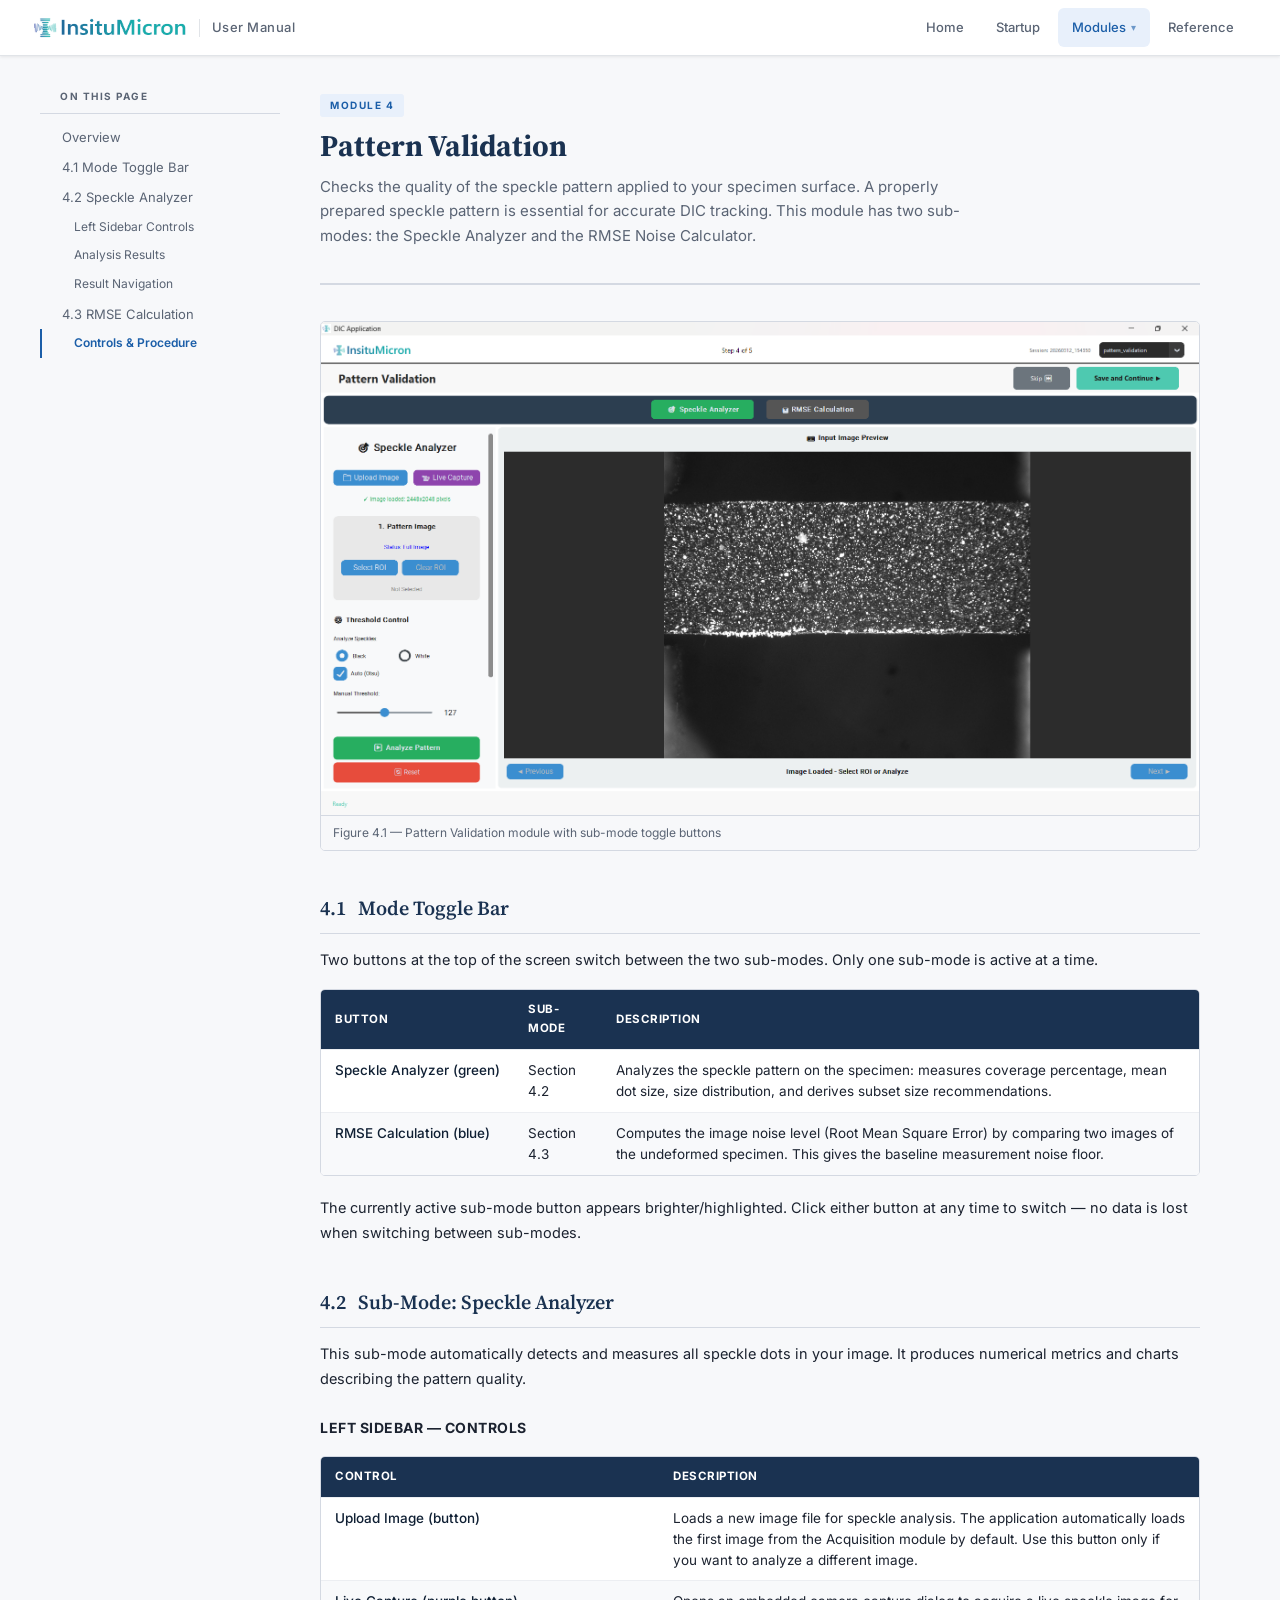
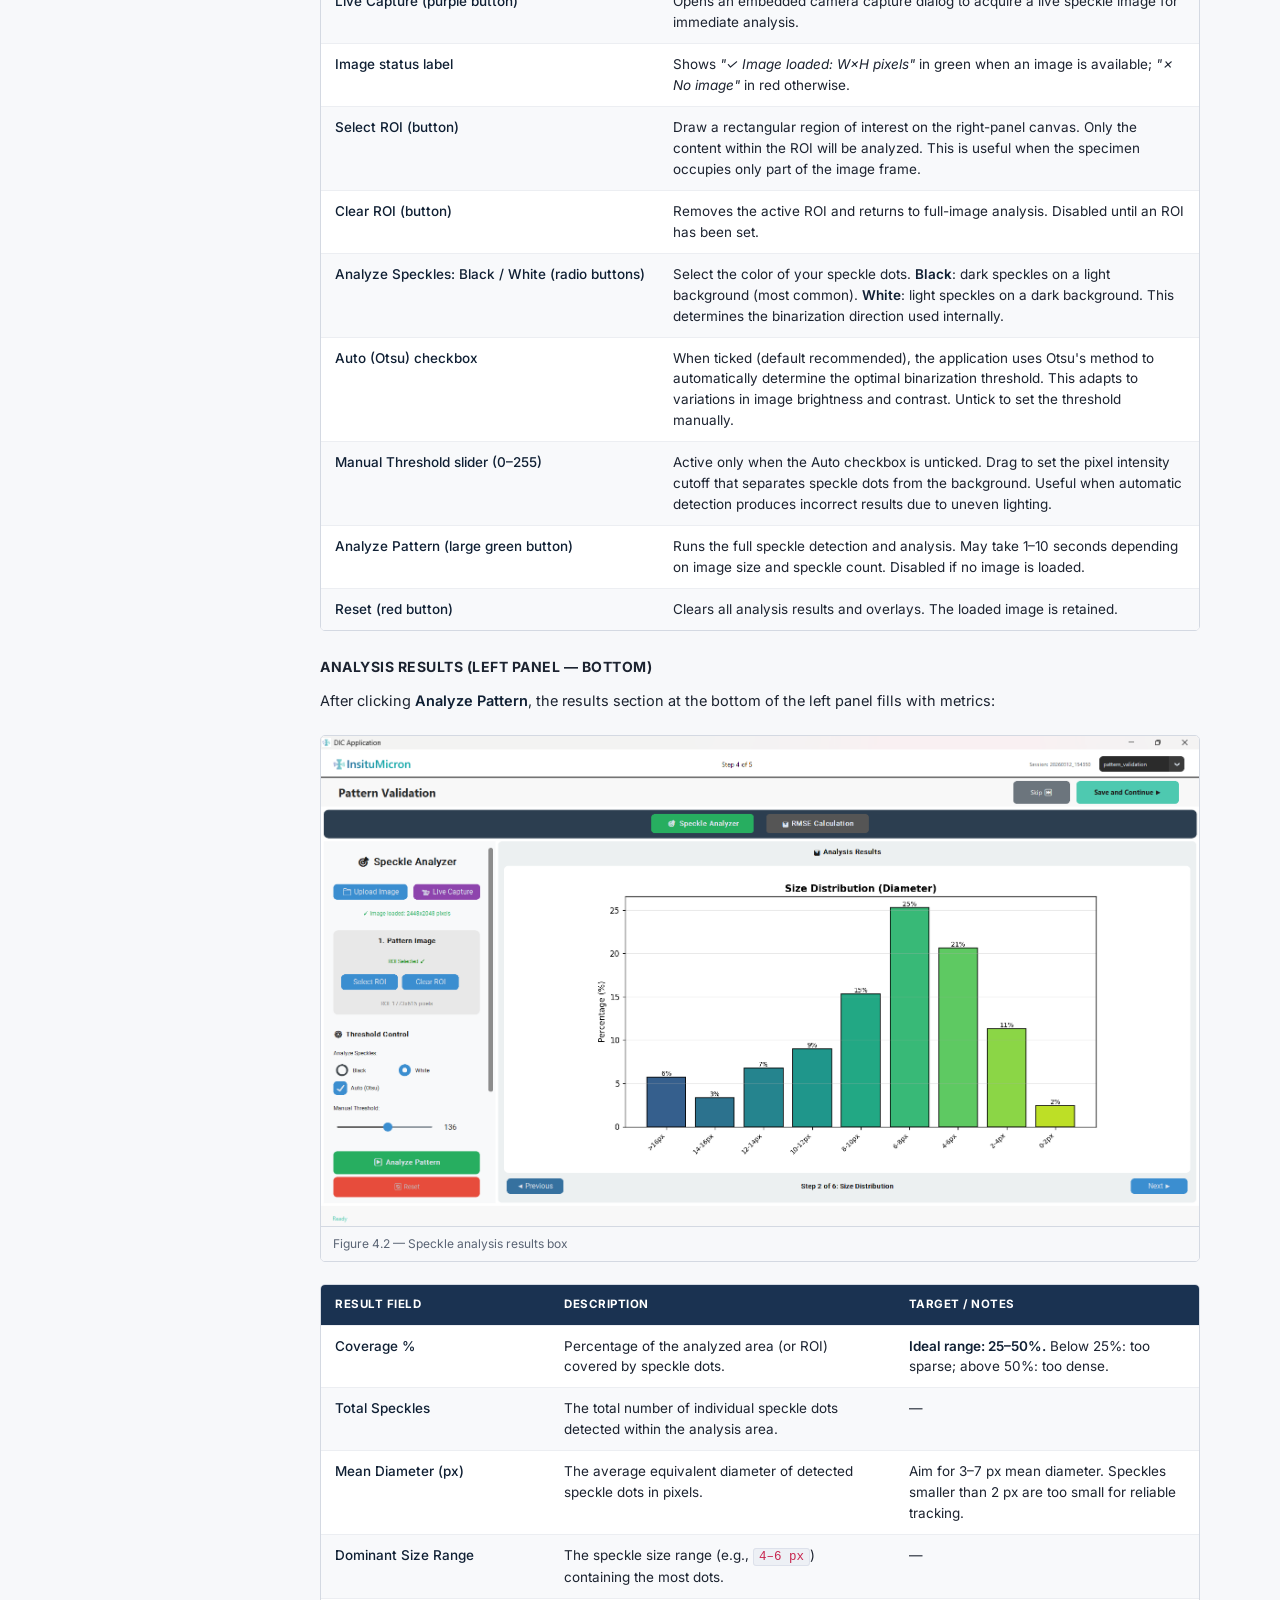
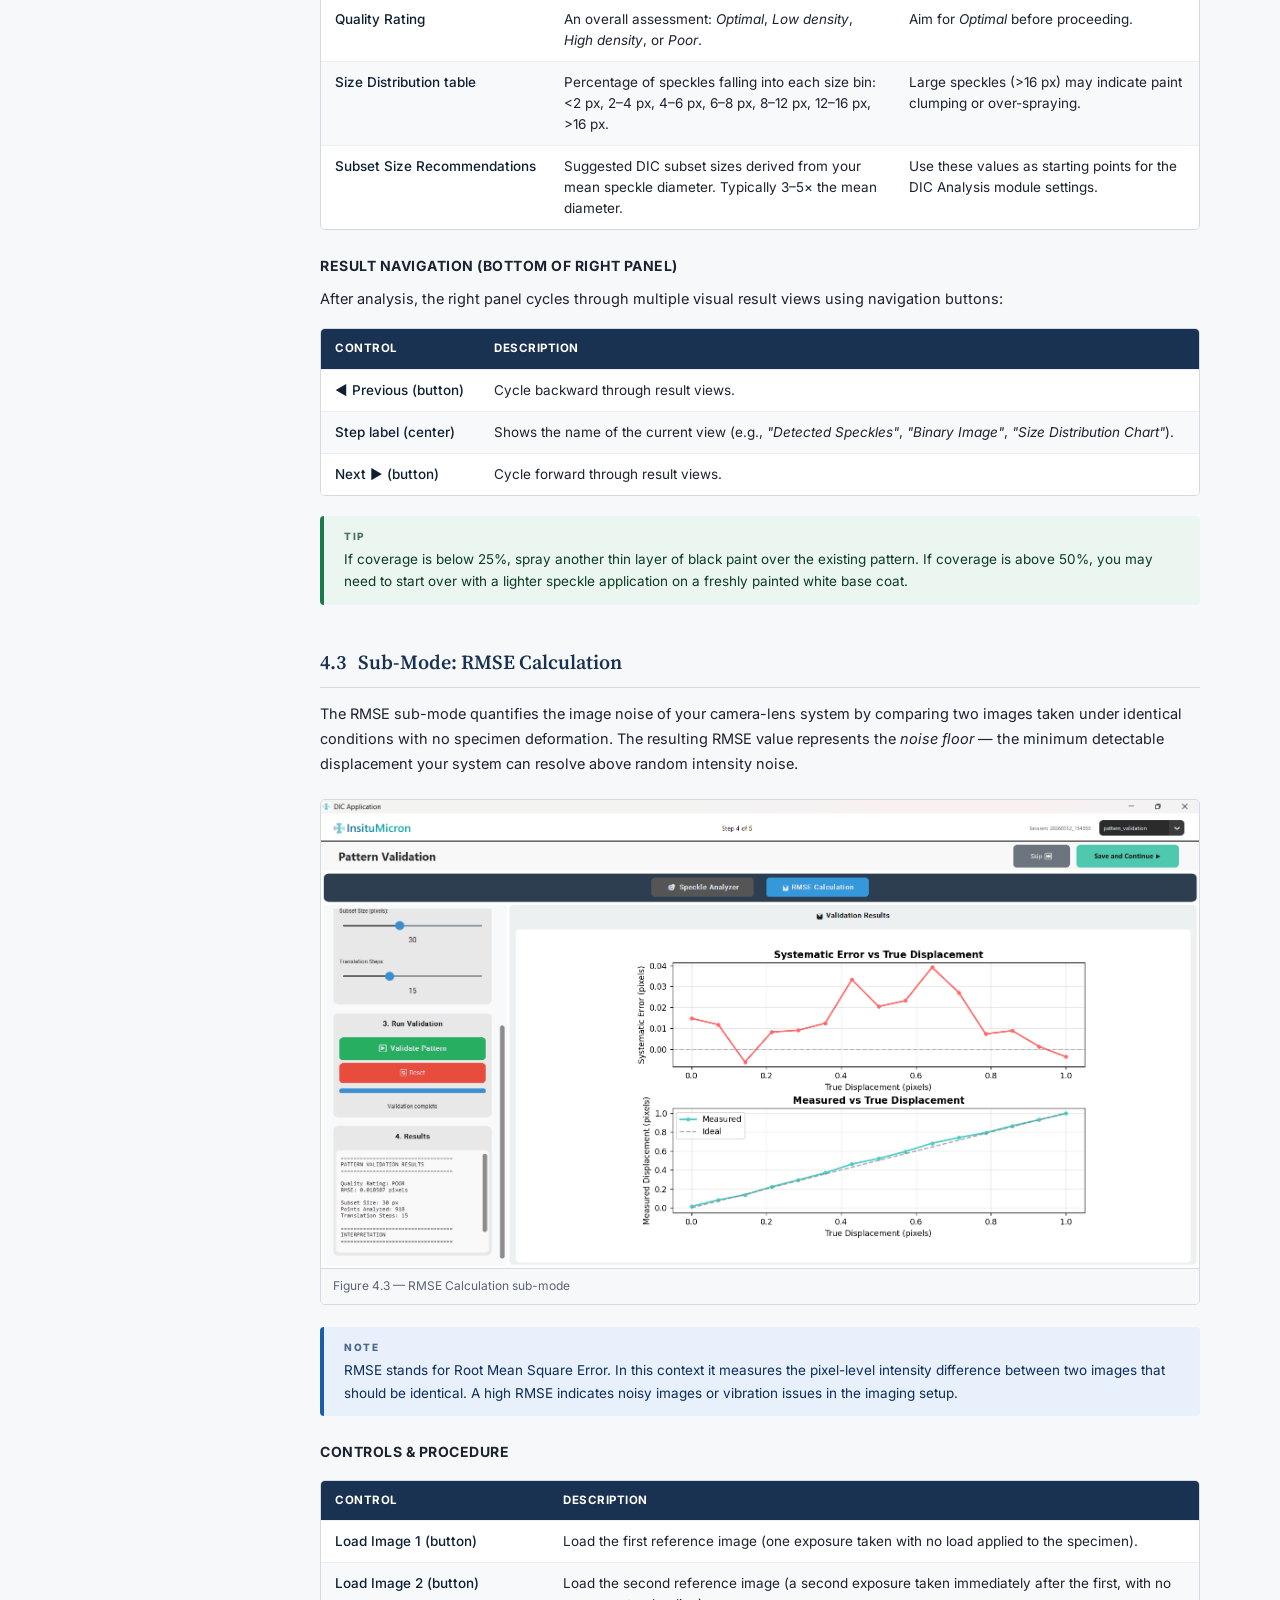
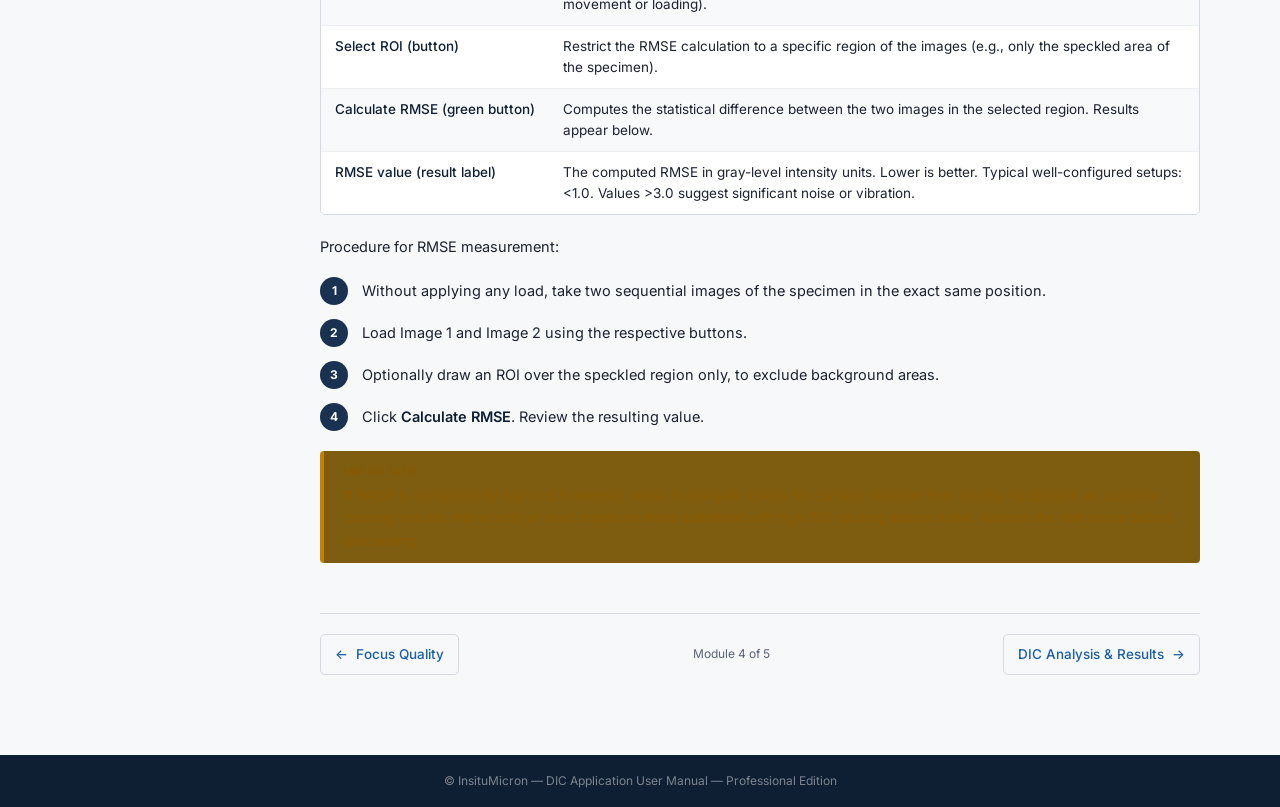
<file: module4_pattern_validation.html>
﻿<!DOCTYPE html>
<html lang="en">
<head>
<meta charset="UTF-8">
<link rel="icon" type="image/x-icon" href="images/logo.ico">
<meta name="viewport" content="width=device-width, initial-scale=1.0">
<title>Module 4: Pattern Validation — DIC Application User Manual</title>
<link rel="stylesheet" href="style.css">
</head>
<body>

<header class="site-header">
  <a class="brand" href="index.html"><img src="images/title.png" alt="InsituMicron DIC Application" class="brand-img"><span class="brand-divider"></span><span class="brand-manual">User Manual</span></a>
  <nav class="header-nav">
    <a href="index.html">Home</a>
    <a href="license.html">Startup</a>
    <div class="nav-dropdown">
      <span class="nav-btn active">Modules</span>
      <div class="dropdown-menu">
        <a href="module1_acquisition.html"><span class="mod-num">1</span>Image Acquisition</a>
        <a href="module2_calibration.html"><span class="mod-num">2</span>Calibration</a>
        <a href="module3_focus_quality.html"><span class="mod-num">3</span>Focus Quality</a>
        <a href="module4_pattern_validation.html" class="active"><span class="mod-num">4</span>Pattern Validation</a>
        <a href="module5_dic_analysis.html"><span class="mod-num">5</span>DIC Analysis</a>
      </div>
    </div>
    <a href="reference.html">Reference</a>
  </nav></header>

<div class="layout">
  <nav class="sidebar">
    <div class="sidebar-label">On This Page</div>
    <a href="#overview">Overview</a>
    <a href="#mode-toggle">4.1 Mode Toggle Bar</a>
    <a href="#speckle-analyzer">4.2 Speckle Analyzer</a>
    <a class="sub" href="#speckle-controls">Left Sidebar Controls</a>
    <a class="sub" href="#speckle-results">Analysis Results</a>
    <a class="sub" href="#result-nav">Result Navigation</a>
    <a href="#rmse">4.3 RMSE Calculation</a>
    <a class="sub" href="#rmse-controls">Controls &amp; Procedure</a>
  </nav>

  <main class="content">
    <div class="page-title-block">
      <div class="module-tag">Module 4</div>
      <h1>Pattern Validation</h1>
      <p class="lead">Checks the quality of the speckle pattern applied to your specimen surface. A properly prepared speckle pattern is essential for accurate DIC tracking. This module has two sub-modes: the Speckle Analyzer and the RMSE Noise Calculator.</p>
    </div>

    <div class="fig">
      <img src="images/p1.png" alt="Pattern Validation mode toggle" onerror="this.parentElement.className='fig-placeholder';this.parentElement.innerHTML='<div class=ph-label>[Screenshot: Pattern Validation screen with mode toggle bar at top]</div>'">
      <div class="fig-caption">Figure 4.1 — Pattern Validation module with sub-mode toggle buttons</div>
    </div>

    <!-- 4.1 Mode Toggle -->
    <h2 id="mode-toggle">4.1 &nbsp; Mode Toggle Bar</h2>
    <p>Two buttons at the top of the screen switch between the two sub-modes. Only one sub-mode is active at a time.</p>
    <div class="tbl-wrap"><table>
      <thead><tr><th>Button</th><th>Sub-Mode</th><th>Description</th></tr></thead>
      <tbody>
        <tr><td>Speckle Analyzer (green)</td><td>Section 4.2</td><td>Analyzes the speckle pattern on the specimen: measures coverage percentage, mean dot size, size distribution, and derives subset size recommendations.</td></tr>
        <tr><td>RMSE Calculation (blue)</td><td>Section 4.3</td><td>Computes the image noise level (Root Mean Square Error) by comparing two images of the undeformed specimen. This gives the baseline measurement noise floor.</td></tr>
      </tbody>
    </table></div>
    <p>The currently active sub-mode button appears brighter/highlighted. Click either button at any time to switch — no data is lost when switching between sub-modes.</p>

    <!-- 4.2 Speckle Analyzer -->
    <h2 id="speckle-analyzer">4.2 &nbsp; Sub-Mode: Speckle Analyzer</h2>
    <p>This sub-mode automatically detects and measures all speckle dots in your image. It produces numerical metrics and charts describing the pattern quality.</p>

    <h3 id="speckle-controls">Left Sidebar — Controls</h3>
    <div class="tbl-wrap"><table>
      <thead><tr><th>Control</th><th>Description</th></tr></thead>
      <tbody>
        <tr><td>Upload Image (button)</td><td>Loads a new image file for speckle analysis. The application automatically loads the first image from the Acquisition module by default. Use this button only if you want to analyze a different image.</td></tr>
        <tr><td>Live Capture (purple button)</td><td>Opens an embedded camera capture dialog to acquire a live speckle image for immediate analysis.</td></tr>
        <tr><td>Image status label</td><td>Shows <em>"✓ Image loaded: W×H pixels"</em> in green when an image is available; <em>"✗ No image"</em> in red otherwise.</td></tr>
        <tr><td>Select ROI (button)</td><td>Draw a rectangular region of interest on the right-panel canvas. Only the content within the ROI will be analyzed. This is useful when the specimen occupies only part of the image frame.</td></tr>
        <tr><td>Clear ROI (button)</td><td>Removes the active ROI and returns to full-image analysis. Disabled until an ROI has been set.</td></tr>
        <tr><td>Analyze Speckles: Black / White (radio buttons)</td><td>Select the color of your speckle dots. <strong>Black</strong>: dark speckles on a light background (most common). <strong>White</strong>: light speckles on a dark background. This determines the binarization direction used internally.</td></tr>
        <tr><td>Auto (Otsu) checkbox</td><td>When ticked (default recommended), the application uses Otsu's method to automatically determine the optimal binarization threshold. This adapts to variations in image brightness and contrast. Untick to set the threshold manually.</td></tr>
        <tr><td>Manual Threshold slider (0–255)</td><td>Active only when the Auto checkbox is unticked. Drag to set the pixel intensity cutoff that separates speckle dots from the background. Useful when automatic detection produces incorrect results due to uneven lighting.</td></tr>
        <tr><td>Analyze Pattern (large green button)</td><td>Runs the full speckle detection and analysis. May take 1–10 seconds depending on image size and speckle count. Disabled if no image is loaded.</td></tr>
        <tr><td>Reset (red button)</td><td>Clears all analysis results and overlays. The loaded image is retained.</td></tr>
      </tbody>
    </table></div>

    <h3 id="speckle-results">Analysis Results (Left Panel — Bottom)</h3>
    <p>After clicking <strong>Analyze Pattern</strong>, the results section at the bottom of the left panel fills with metrics:</p>

    <div class="fig">
      <img src="images/p2.png" alt="Speckle analysis results" onerror="this.parentElement.className='fig-placeholder';this.parentElement.innerHTML='<div class=ph-label>[Screenshot: Results text box showing coverage, size, and quality metrics]</div>'">
      <div class="fig-caption">Figure 4.2 — Speckle analysis results box</div>
    </div>

    <div class="tbl-wrap"><table>
      <thead><tr><th>Result Field</th><th>Description</th><th>Target / Notes</th></tr></thead>
      <tbody>
        <tr><td>Coverage %</td><td>Percentage of the analyzed area (or ROI) covered by speckle dots.</td><td><strong>Ideal range: 25–50%.</strong> Below 25%: too sparse; above 50%: too dense.</td></tr>
        <tr><td>Total Speckles</td><td>The total number of individual speckle dots detected within the analysis area.</td><td>—</td></tr>
        <tr><td>Mean Diameter (px)</td><td>The average equivalent diameter of detected speckle dots in pixels.</td><td>Aim for 3–7 px mean diameter. Speckles smaller than 2 px are too small for reliable tracking.</td></tr>
        <tr><td>Dominant Size Range</td><td>The speckle size range (e.g., <code>4–6 px</code>) containing the most dots.</td><td>—</td></tr>
        <tr><td>Quality Rating</td><td>An overall assessment: <em>Optimal</em>, <em>Low density</em>, <em>High density</em>, or <em>Poor</em>.</td><td>Aim for <em>Optimal</em> before proceeding.</td></tr>
        <tr><td>Size Distribution table</td><td>Percentage of speckles falling into each size bin: &lt;2 px, 2–4 px, 4–6 px, 6–8 px, 8–12 px, 12–16 px, &gt;16 px.</td><td>Large speckles (&gt;16 px) may indicate paint clumping or over-spraying.</td></tr>
        <tr><td>Subset Size Recommendations</td><td>Suggested DIC subset sizes derived from your mean speckle diameter. Typically 3–5× the mean diameter.</td><td>Use these values as starting points for the DIC Analysis module settings.</td></tr>
      </tbody>
    </table></div>

    <h3 id="result-nav">Result Navigation (Bottom of Right Panel)</h3>
    <p>After analysis, the right panel cycles through multiple visual result views using navigation buttons:</p>
    <div class="tbl-wrap"><table>
      <thead><tr><th>Control</th><th>Description</th></tr></thead>
      <tbody>
        <tr><td>◀ Previous (button)</td><td>Cycle backward through result views.</td></tr>
        <tr><td>Step label (center)</td><td>Shows the name of the current view (e.g., <em>"Detected Speckles"</em>, <em>"Binary Image"</em>, <em>"Size Distribution Chart"</em>).</td></tr>
        <tr><td>Next ▶ (button)</td><td>Cycle forward through result views.</td></tr>
      </tbody>
    </table></div>

    <div class="tip">If coverage is below 25%, spray another thin layer of black paint over the existing pattern. If coverage is above 50%, you may need to start over with a lighter speckle application on a freshly painted white base coat.</div>

    <!-- 4.3 RMSE -->
    <h2 id="rmse">4.3 &nbsp; Sub-Mode: RMSE Calculation</h2>
    <p>The RMSE sub-mode quantifies the image noise of your camera-lens system by comparing two images taken under identical conditions with no specimen deformation. The resulting RMSE value represents the <em>noise floor</em> — the minimum detectable displacement your system can resolve above random intensity noise.</p>

    <div class="fig">
      <img src="images/p4.png" alt="RMSE calculation sub-mode" onerror="this.parentElement.className='fig-placeholder';this.parentElement.innerHTML='<div class=ph-label>[Screenshot: RMSE Calculation sub-mode screen]</div>'">
      <div class="fig-caption">Figure 4.3 — RMSE Calculation sub-mode</div>
    </div>

    <div class="note">RMSE stands for Root Mean Square Error. In this context it measures the pixel-level intensity difference between two images that should be identical. A high RMSE indicates noisy images or vibration issues in the imaging setup.</div>

    <h3 id="rmse-controls">Controls &amp; Procedure</h3>
    <div class="tbl-wrap"><table>
      <thead><tr><th>Control</th><th>Description</th></tr></thead>
      <tbody>
        <tr><td>Load Image 1 (button)</td><td>Load the first reference image (one exposure taken with no load applied to the specimen).</td></tr>
        <tr><td>Load Image 2 (button)</td><td>Load the second reference image (a second exposure taken immediately after the first, with no movement or loading).</td></tr>
        <tr><td>Select ROI (button)</td><td>Restrict the RMSE calculation to a specific region of the images (e.g., only the speckled area of the specimen).</td></tr>
        <tr><td>Calculate RMSE (green button)</td><td>Computes the statistical difference between the two images in the selected region. Results appear below.</td></tr>
        <tr><td>RMSE value (result label)</td><td>The computed RMSE in gray-level intensity units. Lower is better. Typical well-configured setups: &lt;1.0. Values &gt;3.0 suggest significant noise or vibration.</td></tr>
      </tbody>
    </table></div>

    <p>Procedure for RMSE measurement:</p>
    <div class="procedure">
      <div class="proc-step"><p>Without applying any load, take two sequential images of the specimen in the exact same position.</p></div>
      <div class="proc-step"><p>Load Image 1 and Image 2 using the respective buttons.</p></div>
      <div class="proc-step"><p>Optionally draw an ROI over the speckled region only, to exclude background areas.</p></div>
      <div class="proc-step"><p>Click <strong>Calculate RMSE</strong>. Review the resulting value.</p></div>
    </div>
    <div class="warning">If RMSE is unexpectedly high (&gt;2.5 intensity units), investigate: check for camera vibration from nearby equipment, air currents causing speckle movement, or short exposure times combined with high ISO causing sensor noise. Address the root cause before proceeding.</div>

    <div class="page-nav">
      <a href="module3_focus_quality.html" class="prev">Focus Quality</a>
      <span class="page-label">Module 4 of 5</span>
      <a href="module5_dic_analysis.html" class="next">DIC Analysis &amp; Results</a>
    </div>
  </main>
</div>

<footer class="site-footer">&copy; InsituMicron &mdash; DIC Application User Manual &mdash; Professional Edition</footer>
<script>
(function(){
  var sections = document.querySelectorAll('[id]');
  var navLinks = document.querySelectorAll('.sidebar a');
  if (!navLinks.length) return;
  var io = new IntersectionObserver(function(entries){
    entries.forEach(function(entry){
      if (entry.isIntersecting) {
        var id = entry.target.getAttribute('id');
        navLinks.forEach(function(a){ a.classList.remove('active'); });
        var active = document.querySelector('.sidebar a[href="#' + id + '"]');
        if (active) active.classList.add('active');
      }
    });
  }, { rootMargin: '-15% 0px -70% 0px', threshold: 0 });
  sections.forEach(function(s){ io.observe(s); });
})();
</script></body>
</html>
</file>
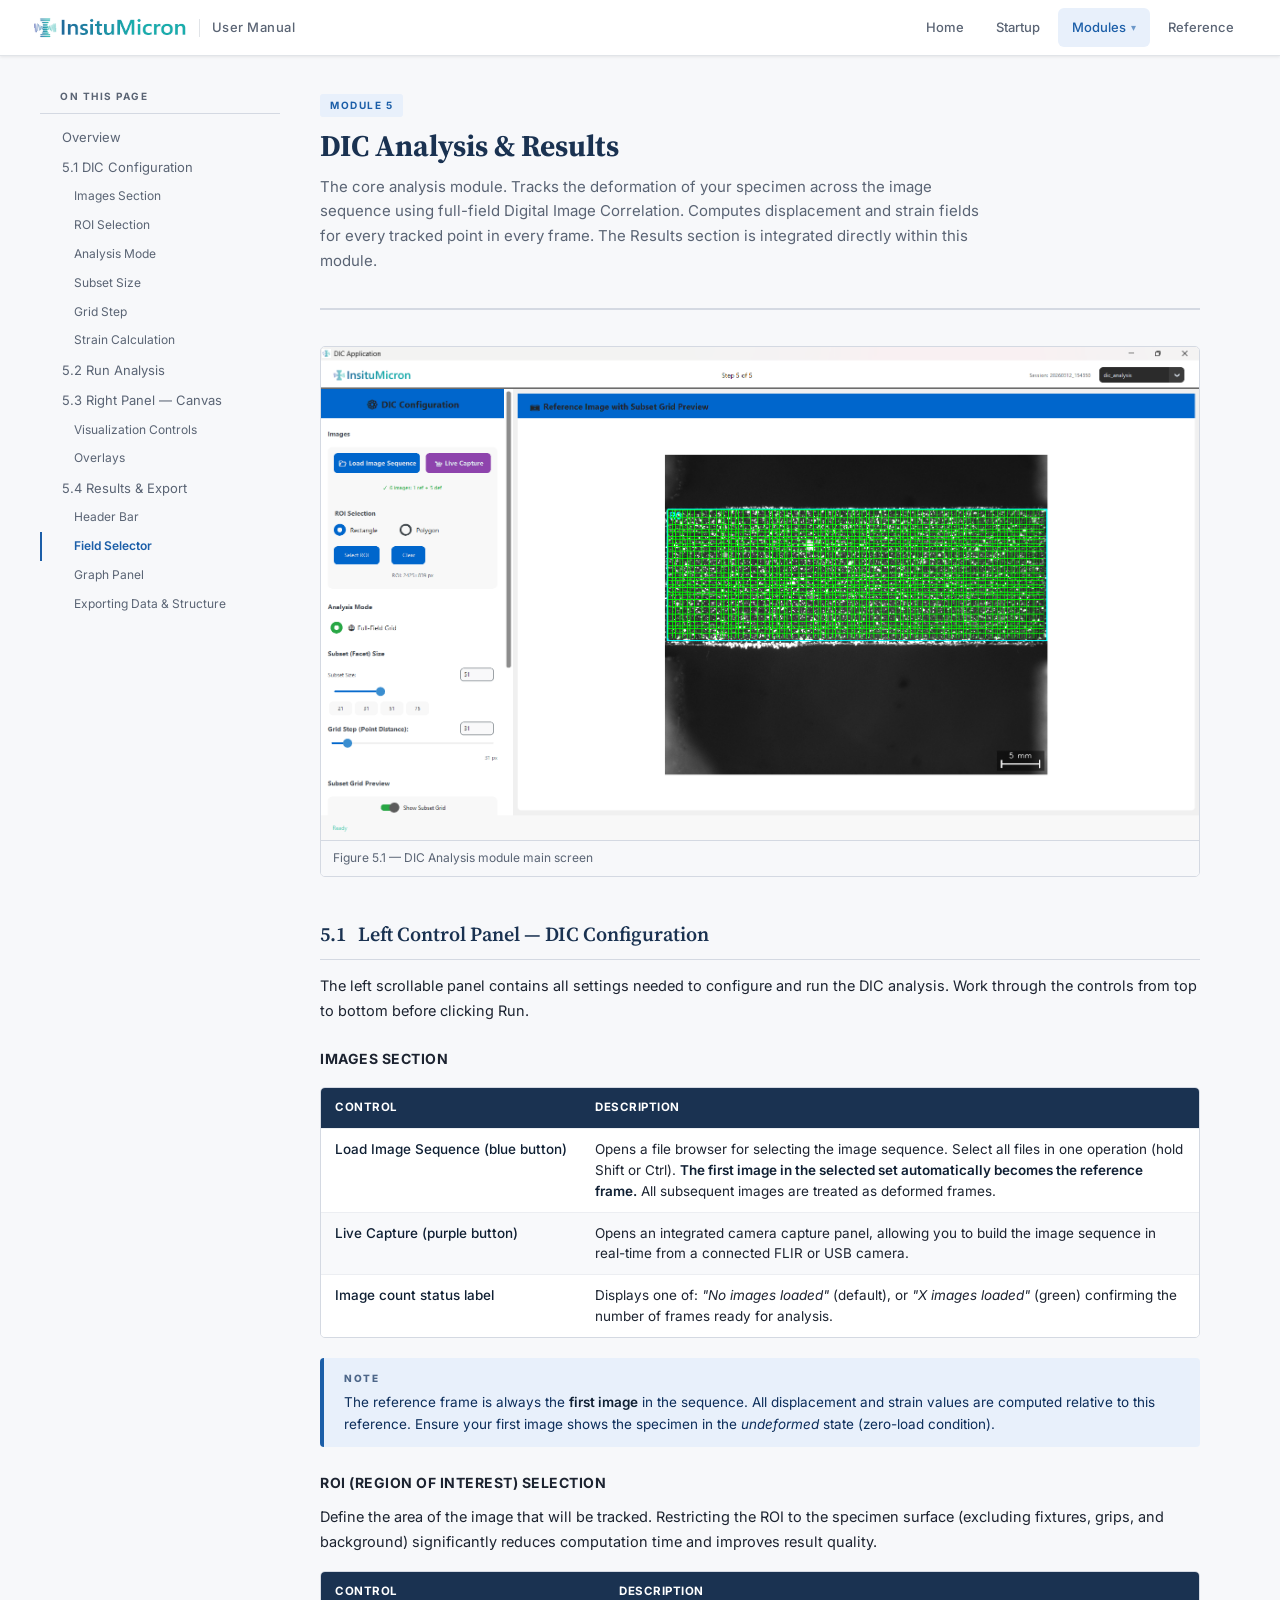
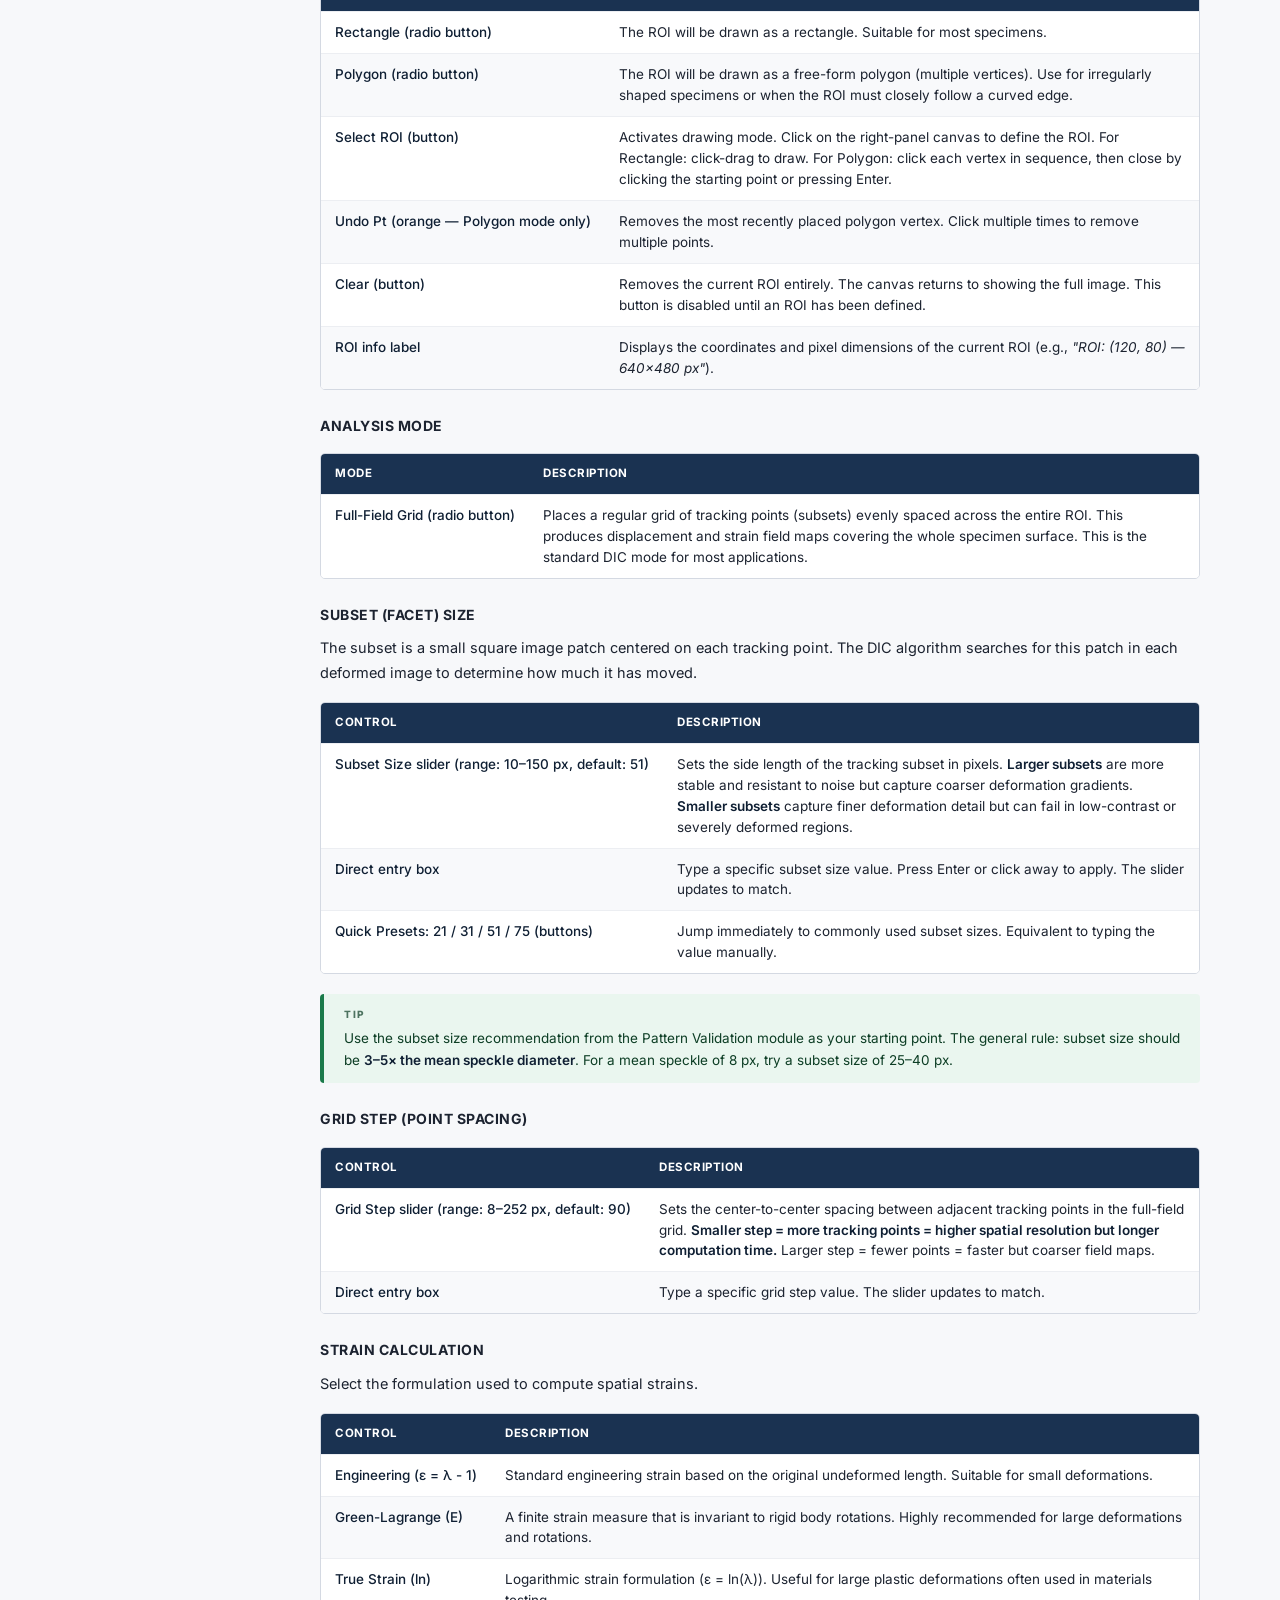
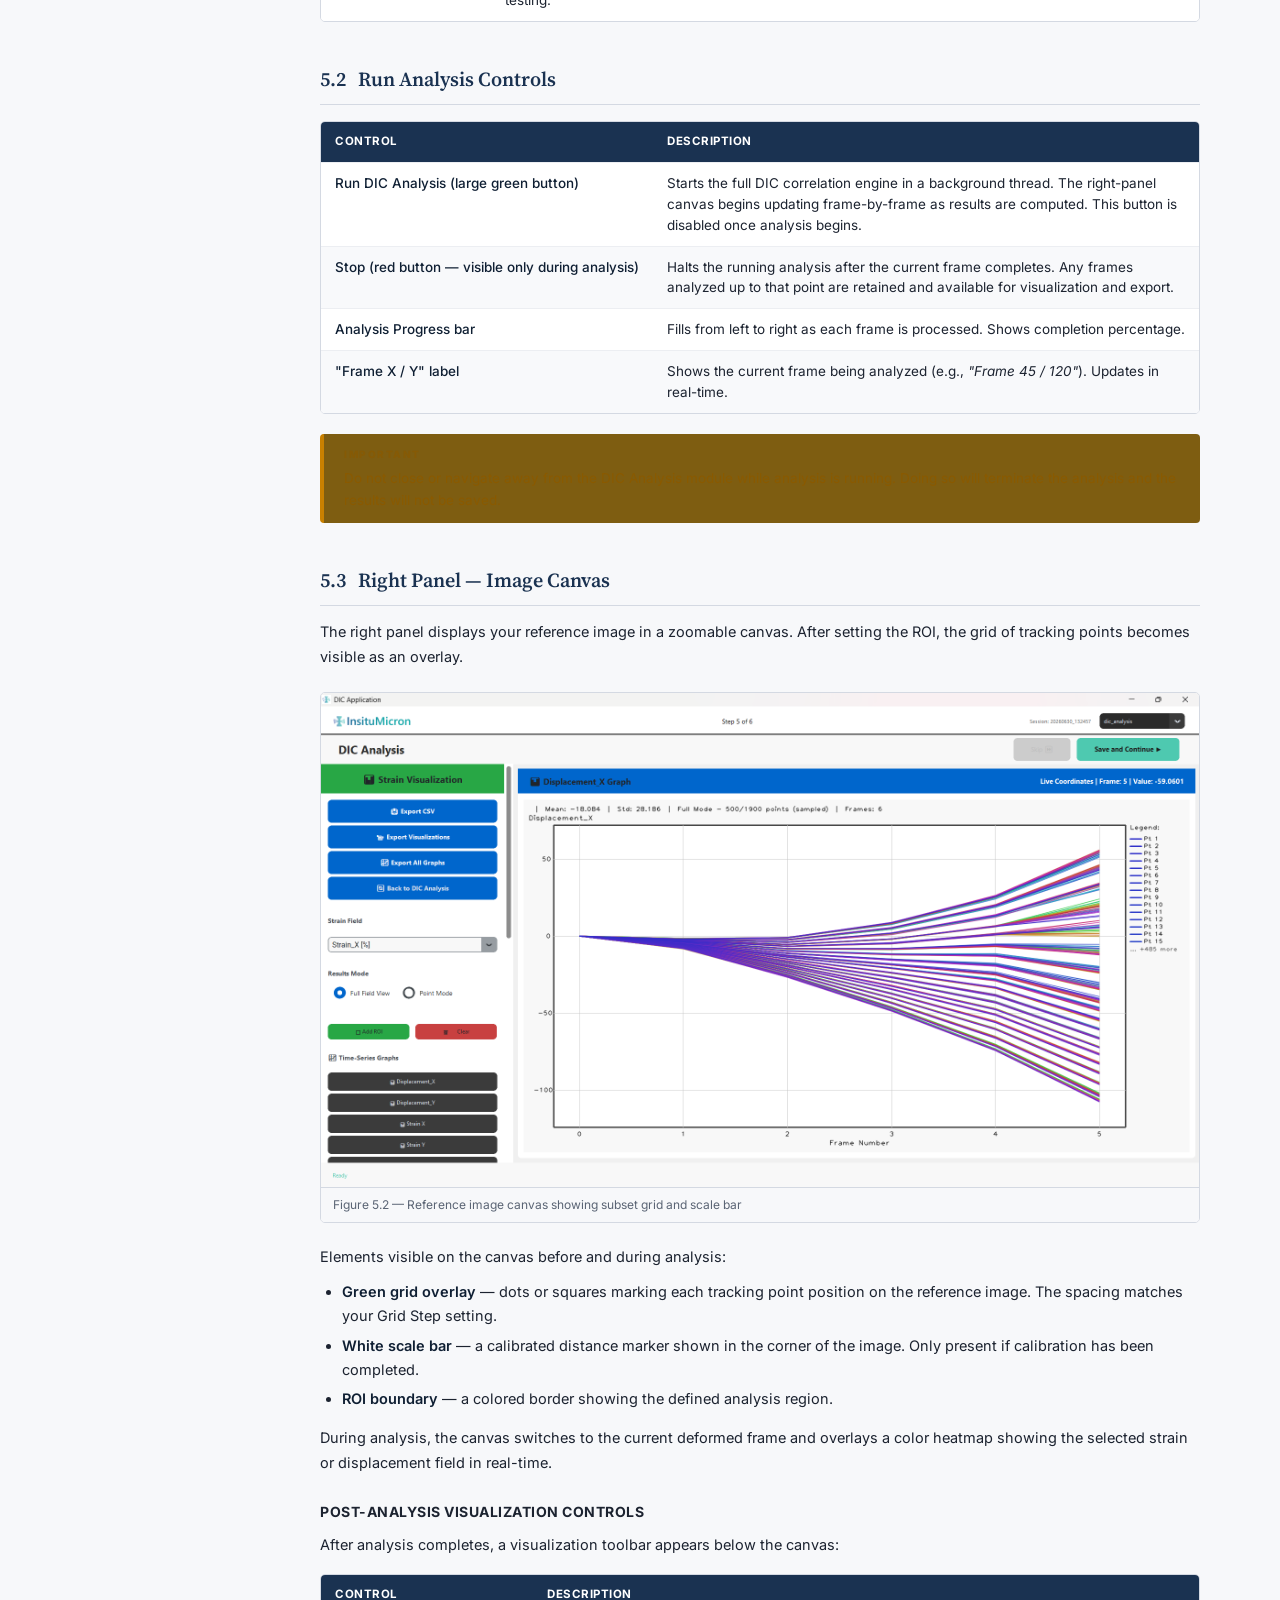
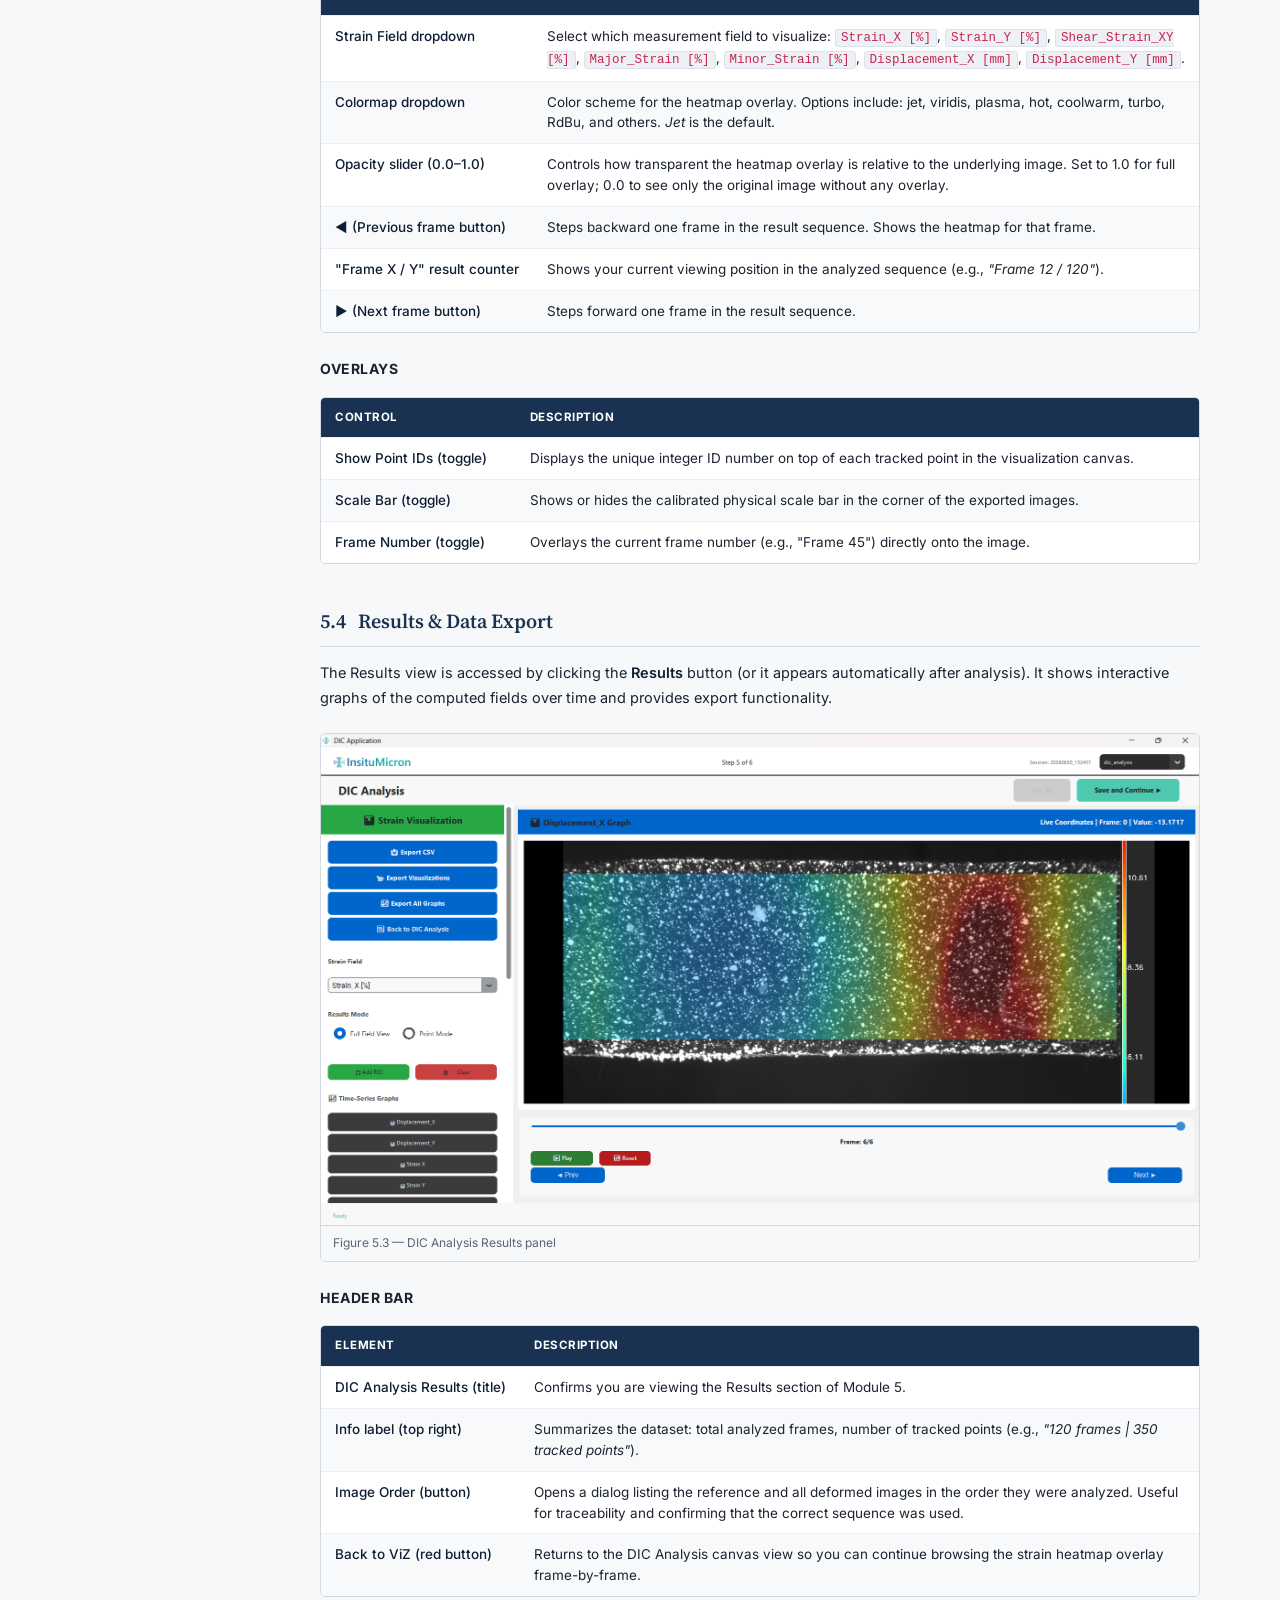
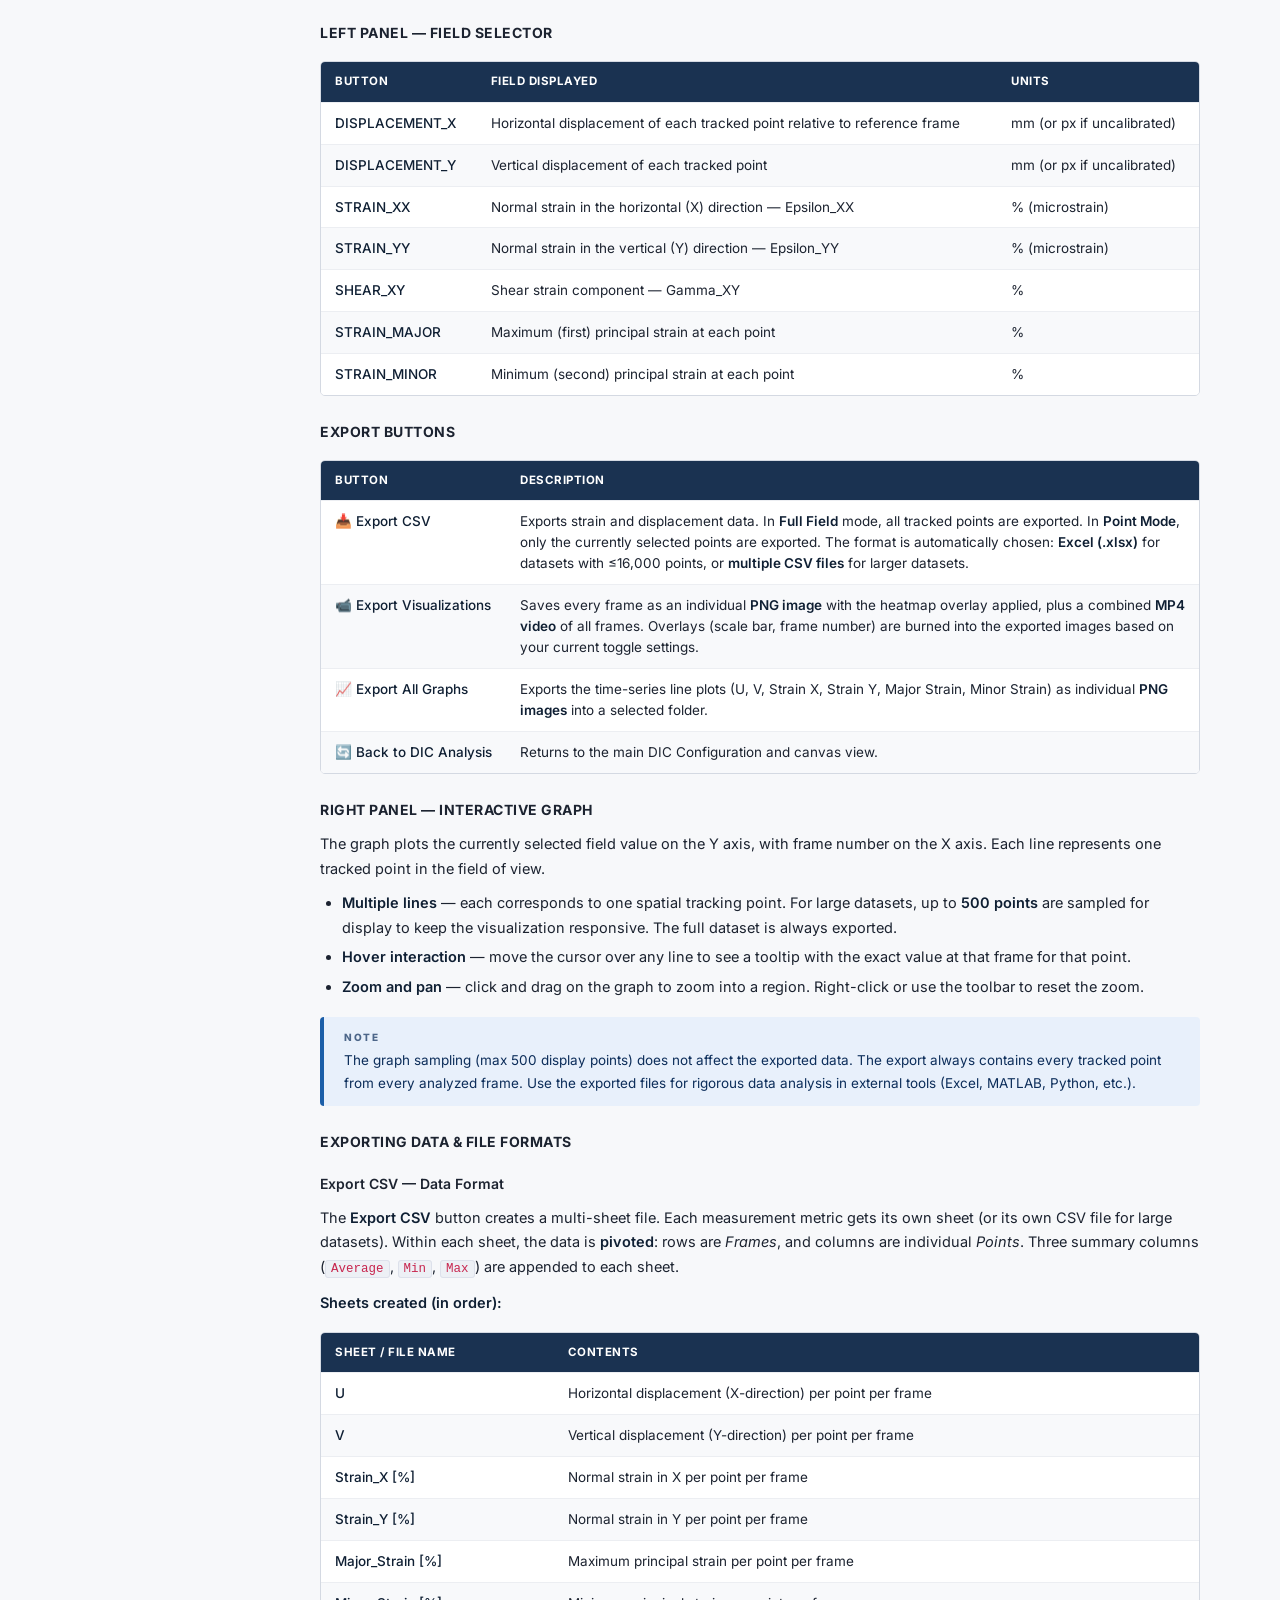
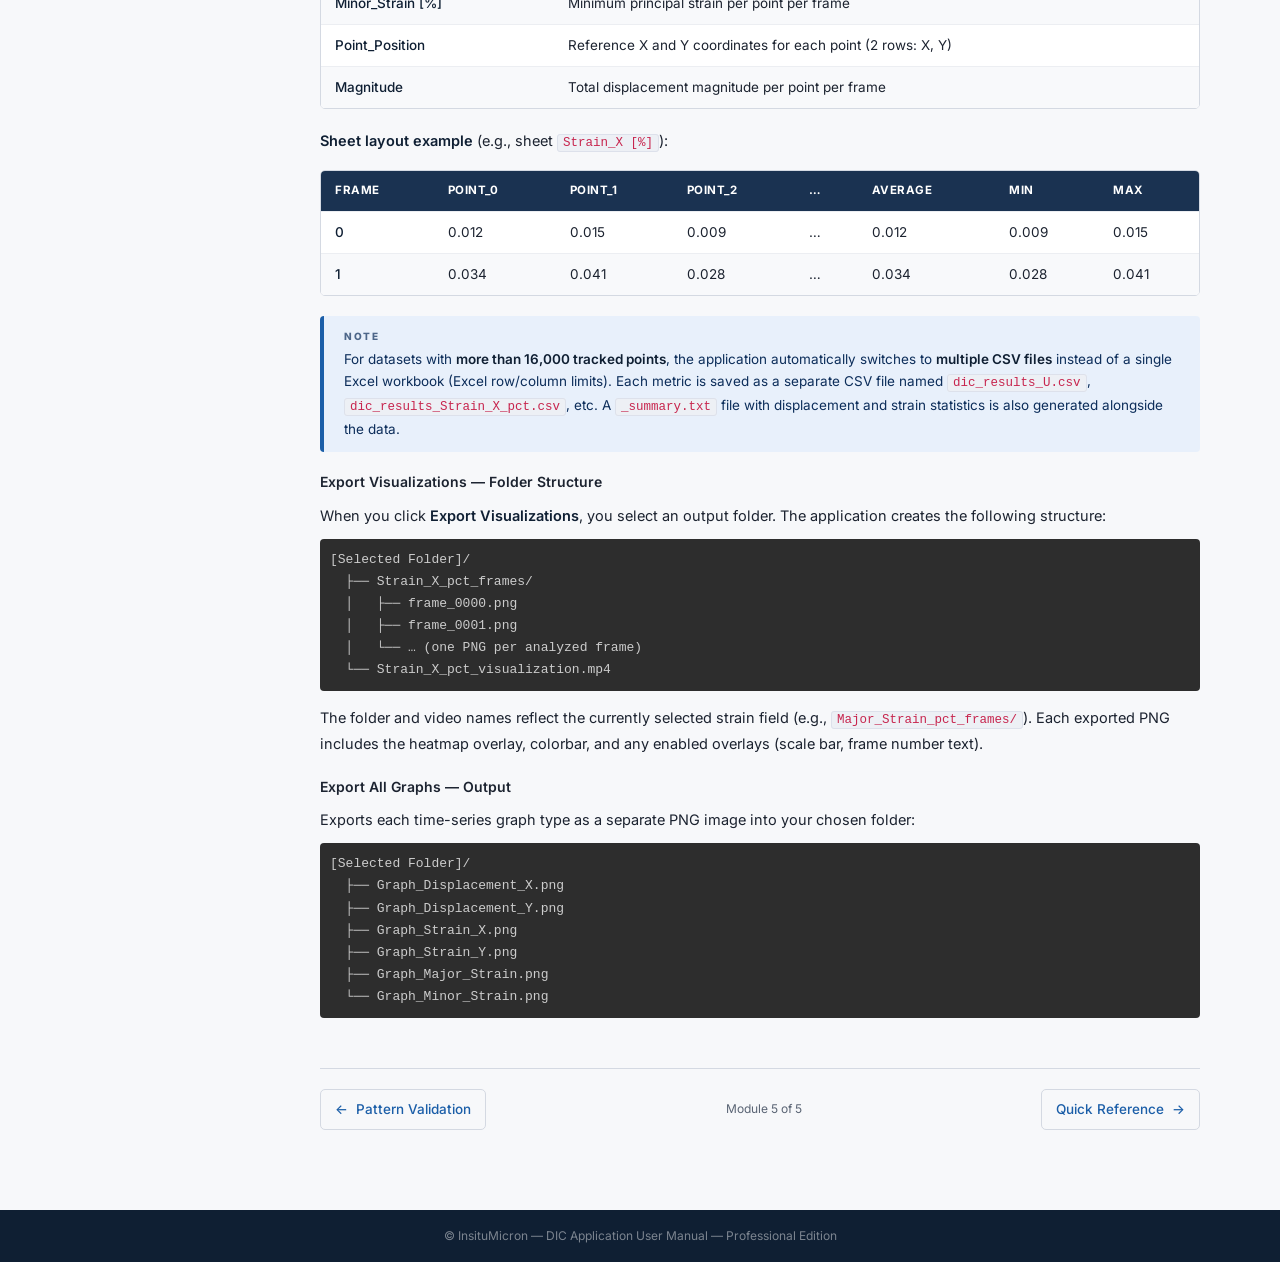
<file: module5_dic_analysis.html>
<!DOCTYPE html>
<html lang="en">
<head>
<meta charset="UTF-8">
<link rel="icon" type="image/x-icon" href="images/logo.ico">
<meta name="viewport" content="width=device-width, initial-scale=1.0">
<title>Module 5: DIC Analysis & Results — DIC Application User Manual</title>
<link rel="stylesheet" href="style.css">
</head>
<body>

<header class="site-header">
  <a class="brand" href="index.html"><img src="images/title.png" alt="InsituMicron DIC Application" class="brand-img"><span class="brand-divider"></span><span class="brand-manual">User Manual</span></a>
  <nav class="header-nav">
    <a href="index.html">Home</a>
    <a href="license.html">Startup</a>
    <div class="nav-dropdown">
      <span class="nav-btn active">Modules</span>
      <div class="dropdown-menu">
        <a href="module1_acquisition.html"><span class="mod-num">1</span>Image Acquisition</a>
        <a href="module2_calibration.html"><span class="mod-num">2</span>Calibration</a>
        <a href="module3_focus_quality.html"><span class="mod-num">3</span>Focus Quality</a>
        <a href="module4_pattern_validation.html"><span class="mod-num">4</span>Pattern Validation</a>
        <a href="module5_dic_analysis.html" class="active"><span class="mod-num">5</span>DIC Analysis</a>
      </div>
    </div>
    <a href="reference.html">Reference</a>
  </nav></header>

<div class="layout">
  <nav class="sidebar">
    <div class="sidebar-label">On This Page</div>
    <a href="#overview">Overview</a>
    <a href="#configuration">5.1 DIC Configuration</a>
    <a class="sub" href="#images-section">Images Section</a>
    <a class="sub" href="#roi-selection">ROI Selection</a>
    <a class="sub" href="#analysis-mode">Analysis Mode</a>
    <a class="sub" href="#subset-size">Subset Size</a>
    <a class="sub" href="#grid-step">Grid Step</a>
    <a class="sub" href="#strain-calculation">Strain Calculation</a>
    <a href="#run-analysis">5.2 Run Analysis</a>
    <a href="#canvas">5.3 Right Panel — Canvas</a>
    <a class="sub" href="#post-viz">Visualization Controls</a>
    <a class="sub" href="#overlays">Overlays</a>
    <a href="#results">5.4 Results &amp; Export</a>
    <a class="sub" href="#header-bar">Header Bar</a>
    <a class="sub" href="#field-selector">Field Selector</a>
    <a class="sub" href="#graph-panel">Graph Panel</a>
    <a class="sub" href="#export">Exporting Data &amp; Structure</a>
  </nav>

  <main class="content">
    <div class="page-title-block">
      <div class="module-tag">Module 5</div>
      <h1>DIC Analysis &amp; Results</h1>
      <p class="lead">The core analysis module. Tracks the deformation of your specimen across the image sequence using full-field Digital Image Correlation. Computes displacement and strain fields for every tracked point in every frame. The Results section is integrated directly within this module.</p>
    </div>

    <div class="fig">
      <img src="images/d1.png" alt="DIC Analysis main screen" onerror="this.parentElement.className='fig-placeholder';this.parentElement.innerHTML='<div class=ph-label>[Screenshot: DIC Analysis main screen — left control panel, right image canvas]</div>'">
      <div class="fig-caption">Figure 5.1 — DIC Analysis module main screen</div>
    </div>

    <!-- 5.1 Configuration -->
    <h2 id="configuration">5.1 &nbsp; Left Control Panel — DIC Configuration</h2>
    <p>The left scrollable panel contains all settings needed to configure and run the DIC analysis. Work through the controls from top to bottom before clicking Run.</p>

    <h3 id="images-section">Images Section</h3>
    <div class="tbl-wrap"><table>
      <thead><tr><th>Control</th><th>Description</th></tr></thead>
      <tbody>
        <tr><td>Load Image Sequence (blue button)</td><td>Opens a file browser for selecting the image sequence. Select all files in one operation (hold Shift or Ctrl). <strong>The first image in the selected set automatically becomes the reference frame.</strong> All subsequent images are treated as deformed frames.</td></tr>
        <tr><td>Live Capture (purple button)</td><td>Opens an integrated camera capture panel, allowing you to build the image sequence in real-time from a connected FLIR or USB camera.</td></tr>
        <tr><td>Image count status label</td><td>Displays one of: <em>"No images loaded"</em> (default), or <em>"X images loaded"</em> (green) confirming the number of frames ready for analysis.</td></tr>
      </tbody>
    </table></div>
    <div class="note">The reference frame is always the <strong>first image</strong> in the sequence. All displacement and strain values are computed relative to this reference. Ensure your first image shows the specimen in the <em>undeformed</em> state (zero-load condition).</div>

    <h3 id="roi-selection">ROI (Region of Interest) Selection</h3>
    <p>Define the area of the image that will be tracked. Restricting the ROI to the specimen surface (excluding fixtures, grips, and background) significantly reduces computation time and improves result quality.</p>
    <div class="tbl-wrap"><table>
      <thead><tr><th>Control</th><th>Description</th></tr></thead>
      <tbody>
        <tr><td>Rectangle (radio button)</td><td>The ROI will be drawn as a rectangle. Suitable for most specimens.</td></tr>
        <tr><td>Polygon (radio button)</td><td>The ROI will be drawn as a free-form polygon (multiple vertices). Use for irregularly shaped specimens or when the ROI must closely follow a curved edge.</td></tr>
        <tr><td>Select ROI (button)</td><td>Activates drawing mode. Click on the right-panel canvas to define the ROI. For Rectangle: click-drag to draw. For Polygon: click each vertex in sequence, then close by clicking the starting point or pressing Enter.</td></tr>
        <tr><td>Undo Pt (orange — Polygon mode only)</td><td>Removes the most recently placed polygon vertex. Click multiple times to remove multiple points.</td></tr>
        <tr><td>Clear (button)</td><td>Removes the current ROI entirely. The canvas returns to showing the full image. This button is disabled until an ROI has been defined.</td></tr>
        <tr><td>ROI info label</td><td>Displays the coordinates and pixel dimensions of the current ROI (e.g., <em>"ROI: (120, 80) — 640×480 px"</em>).</td></tr>
      </tbody>
    </table></div>

    <h3 id="analysis-mode">Analysis Mode</h3>
    <div class="tbl-wrap"><table>
      <thead><tr><th>Mode</th><th>Description</th></tr></thead>
      <tbody>
        <tr><td>Full-Field Grid (radio button)</td><td>Places a regular grid of tracking points (subsets) evenly spaced across the entire ROI. This produces displacement and strain field maps covering the whole specimen surface. This is the standard DIC mode for most applications.</td></tr>
      </tbody>
    </table></div>

    <h3 id="subset-size">Subset (Facet) Size</h3>
    <p>The subset is a small square image patch centered on each tracking point. The DIC algorithm searches for this patch in each deformed image to determine how much it has moved.</p>
    <div class="tbl-wrap"><table>
      <thead><tr><th>Control</th><th>Description</th></tr></thead>
      <tbody>
        <tr><td>Subset Size slider (range: 10–150 px, default: 51)</td><td>Sets the side length of the tracking subset in pixels. <strong>Larger subsets</strong> are more stable and resistant to noise but capture coarser deformation gradients. <strong>Smaller subsets</strong> capture finer deformation detail but can fail in low-contrast or severely deformed regions.</td></tr>
        <tr><td>Direct entry box</td><td>Type a specific subset size value. Press Enter or click away to apply. The slider updates to match.</td></tr>
        <tr><td>Quick Presets: 21 / 31 / 51 / 75 (buttons)</td><td>Jump immediately to commonly used subset sizes. Equivalent to typing the value manually.</td></tr>
      </tbody>
    </table></div>
    <div class="tip">Use the subset size recommendation from the Pattern Validation module as your starting point. The general rule: subset size should be <strong>3–5× the mean speckle diameter</strong>. For a mean speckle of 8 px, try a subset size of 25–40 px.</div>

    <h3 id="grid-step">Grid Step (Point Spacing)</h3>
    <div class="tbl-wrap"><table>
      <thead><tr><th>Control</th><th>Description</th></tr></thead>
      <tbody>
        <tr><td>Grid Step slider (range: 8–252 px, default: 90)</td><td>Sets the center-to-center spacing between adjacent tracking points in the full-field grid. <strong>Smaller step = more tracking points = higher spatial resolution but longer computation time.</strong> Larger step = fewer points = faster but coarser field maps.</td></tr>
        <tr><td>Direct entry box</td><td>Type a specific grid step value. The slider updates to match.</td></tr>
      </tbody>
    </table></div>

    <h3 id="strain-calculation">Strain Calculation</h3>
    <p>Select the formulation used to compute spatial strains.</p>
    <div class="tbl-wrap"><table>
      <thead><tr><th>Control</th><th>Description</th></tr></thead>
      <tbody>
        <tr><td>Engineering (ε = λ - 1)</td><td>Standard engineering strain based on the original undeformed length. Suitable for small deformations.</td></tr>
        <tr><td>Green-Lagrange (E)</td><td>A finite strain measure that is invariant to rigid body rotations. Highly recommended for large deformations and rotations.</td></tr>
        <tr><td>True Strain (ln)</td><td>Logarithmic strain formulation (ε = ln(λ)). Useful for large plastic deformations often used in materials testing.</td></tr>
      </tbody>
    </table></div>

    <!-- 5.2 Run Analysis -->
    <h2 id="run-analysis">5.2 &nbsp; Run Analysis Controls</h2>
    <div class="tbl-wrap"><table>
      <thead><tr><th>Control</th><th>Description</th></tr></thead>
      <tbody>
        <tr><td>Run DIC Analysis (large green button)</td><td>Starts the full DIC correlation engine in a background thread. The right-panel canvas begins updating frame-by-frame as results are computed. This button is disabled once analysis begins.</td></tr>
        <tr><td>Stop (red button — visible only during analysis)</td><td>Halts the running analysis after the current frame completes. Any frames analyzed up to that point are retained and available for visualization and export.</td></tr>
        <tr><td>Analysis Progress bar</td><td>Fills from left to right as each frame is processed. Shows completion percentage.</td></tr>
        <tr><td>"Frame X / Y" label</td><td>Shows the current frame being analyzed (e.g., <em>"Frame 45 / 120"</em>). Updates in real-time.</td></tr>
      </tbody>
    </table></div>
    <div class="warning">Do not close or navigate away from the DIC Analysis module while analysis is running. Doing so will terminate the analysis and the results will not be saved.</div>

    <!-- 5.3 Canvas -->
    <h2 id="canvas">5.3 &nbsp; Right Panel — Image Canvas</h2>
    <p>The right panel displays your reference image in a zoomable canvas. After setting the ROI, the grid of tracking points becomes visible as an overlay.</p>

    <div class="fig">
      <img src="images/d2.png" alt="DIC canvas with grid overlay" onerror="this.parentElement.className='fig-placeholder';this.parentElement.innerHTML='<div class=ph-label>[Screenshot: Reference image with green subset grid overlay and white scale bar]</div>'">
      <div class="fig-caption">Figure 5.2 — Reference image canvas showing subset grid and scale bar</div>
    </div>

    <p>Elements visible on the canvas before and during analysis:</p>
    <ul>
      <li><strong>Green grid overlay</strong> — dots or squares marking each tracking point position on the reference image. The spacing matches your Grid Step setting.</li>
      <li><strong>White scale bar</strong> — a calibrated distance marker shown in the corner of the image. Only present if calibration has been completed.</li>
      <li><strong>ROI boundary</strong> — a colored border showing the defined analysis region.</li>
    </ul>

    <p>During analysis, the canvas switches to the current deformed frame and overlays a color heatmap showing the selected strain or displacement field in real-time.</p>

    <h3 id="post-viz">Post-Analysis Visualization Controls</h3>
    <p>After analysis completes, a visualization toolbar appears below the canvas:</p>
    <div class="tbl-wrap"><table>
      <thead><tr><th>Control</th><th>Description</th></tr></thead>
      <tbody>
        <tr><td>Strain Field dropdown</td><td>Select which measurement field to visualize: <code>Strain_X [%]</code>, <code>Strain_Y [%]</code>, <code>Shear_Strain_XY [%]</code>, <code>Major_Strain [%]</code>, <code>Minor_Strain [%]</code>, <code>Displacement_X [mm]</code>, <code>Displacement_Y [mm]</code>.</td></tr>
        <tr><td>Colormap dropdown</td><td>Color scheme for the heatmap overlay. Options include: jet, viridis, plasma, hot, coolwarm, turbo, RdBu, and others. <em>Jet</em> is the default.</td></tr>
        <tr><td>Opacity slider (0.0–1.0)</td><td>Controls how transparent the heatmap overlay is relative to the underlying image. Set to 1.0 for full overlay; 0.0 to see only the original image without any overlay.</td></tr>
        <tr><td>◀ (Previous frame button)</td><td>Steps backward one frame in the result sequence. Shows the heatmap for that frame.</td></tr>
        <tr><td>"Frame X / Y" result counter</td><td>Shows your current viewing position in the analyzed sequence (e.g., <em>"Frame 12 / 120"</em>).</td></tr>
        <tr><td>▶ (Next frame button)</td><td>Steps forward one frame in the result sequence.</td></tr>
      </tbody>
    </table></div>

    <h3 id="overlays">Overlays</h3>
    <div class="tbl-wrap"><table>
      <thead><tr><th>Control</th><th>Description</th></tr></thead>
      <tbody>
        <tr><td>Show Point IDs (toggle)</td><td>Displays the unique integer ID number on top of each tracked point in the visualization canvas.</td></tr>
        <tr><td>Scale Bar (toggle)</td><td>Shows or hides the calibrated physical scale bar in the corner of the exported images.</td></tr>
        <tr><td>Frame Number (toggle)</td><td>Overlays the current frame number (e.g., "Frame 45") directly onto the image.</td></tr>
      </tbody>
    </table></div>

    <!-- 5.4 Results -->
    <h2 id="results">5.4 &nbsp; Results &amp; Data Export</h2>
    <p>The Results view is accessed by clicking the <strong>Results</strong> button (or it appears automatically after analysis). It shows interactive graphs of the computed fields over time and provides export functionality.</p>

    <div class="fig">
      <img src="images/d3.png" alt="Results panel" onerror="this.parentElement.className='fig-placeholder';this.parentElement.innerHTML='<div class=ph-label>[Screenshot: Results module — left field selector buttons, right interactive graph]</div>'">
      <div class="fig-caption">Figure 5.3 — DIC Analysis Results panel</div>
    </div>

    <h3 id="header-bar">Header Bar</h3>
    <div class="tbl-wrap"><table>
      <thead><tr><th>Element</th><th>Description</th></tr></thead>
      <tbody>
        <tr><td>DIC Analysis Results (title)</td><td>Confirms you are viewing the Results section of Module 5.</td></tr>
        <tr><td>Info label (top right)</td><td>Summarizes the dataset: total analyzed frames, number of tracked points (e.g., <em>"120 frames | 350 tracked points"</em>).</td></tr>
        <tr><td>Image Order (button)</td><td>Opens a dialog listing the reference and all deformed images in the order they were analyzed. Useful for traceability and confirming that the correct sequence was used.</td></tr>
        <tr><td>Back to ViZ (red button)</td><td>Returns to the DIC Analysis canvas view so you can continue browsing the strain heatmap overlay frame-by-frame.</td></tr>
      </tbody>
    </table></div>

    <h3 id="field-selector">Left Panel — Field Selector</h3>
    <div class="tbl-wrap"><table>
      <thead><tr><th>Button</th><th>Field Displayed</th><th>Units</th></tr></thead>
      <tbody>
        <tr><td>DISPLACEMENT_X</td><td>Horizontal displacement of each tracked point relative to reference frame</td><td>mm (or px if uncalibrated)</td></tr>
        <tr><td>DISPLACEMENT_Y</td><td>Vertical displacement of each tracked point</td><td>mm (or px if uncalibrated)</td></tr>
        <tr><td>STRAIN_XX</td><td>Normal strain in the horizontal (X) direction — Epsilon_XX</td><td>% (microstrain)</td></tr>
        <tr><td>STRAIN_YY</td><td>Normal strain in the vertical (Y) direction — Epsilon_YY</td><td>% (microstrain)</td></tr>
        <tr><td>SHEAR_XY</td><td>Shear strain component — Gamma_XY</td><td>%</td></tr>
        <tr><td>STRAIN_MAJOR</td><td>Maximum (first) principal strain at each point</td><td>%</td></tr>
        <tr><td>STRAIN_MINOR</td><td>Minimum (second) principal strain at each point</td><td>%</td></tr>
      </tbody>
    </table></div>

    <h3 id="export-options">Export Buttons</h3>
    <div class="tbl-wrap"><table>
      <thead><tr><th>Button</th><th>Description</th></tr></thead>
      <tbody>
        <tr><td>📥 Export CSV</td><td>Exports strain and displacement data. In <strong>Full Field</strong> mode, all tracked points are exported. In <strong>Point Mode</strong>, only the currently selected points are exported. The format is automatically chosen: <strong>Excel (.xlsx)</strong> for datasets with ≤16,000 points, or <strong>multiple CSV files</strong> for larger datasets.</td></tr>
        <tr><td>📹 Export Visualizations</td><td>Saves every frame as an individual <strong>PNG image</strong> with the heatmap overlay applied, plus a combined <strong>MP4 video</strong> of all frames. Overlays (scale bar, frame number) are burned into the exported images based on your current toggle settings.</td></tr>
        <tr><td>📈 Export All Graphs</td><td>Exports the time-series line plots (U, V, Strain X, Strain Y, Major Strain, Minor Strain) as individual <strong>PNG images</strong> into a selected folder.</td></tr>
        <tr><td>🔄 Back to DIC Analysis</td><td>Returns to the main DIC Configuration and canvas view.</td></tr>
      </tbody>
    </table></div>

    <h3 id="graph-panel">Right Panel — Interactive Graph</h3>
    <p>The graph plots the currently selected field value on the Y axis, with frame number on the X axis. Each line represents one tracked point in the field of view.</p>
    <ul>
      <li><strong>Multiple lines</strong> — each corresponds to one spatial tracking point. For large datasets, up to <strong>500 points</strong> are sampled for display to keep the visualization responsive. The full dataset is always exported.</li>
      <li><strong>Hover interaction</strong> — move the cursor over any line to see a tooltip with the exact value at that frame for that point.</li>
      <li><strong>Zoom and pan</strong> — click and drag on the graph to zoom into a region. Right-click or use the toolbar to reset the zoom.</li>
    </ul>

    <div class="note">The graph sampling (max 500 display points) does not affect the exported data. The export always contains every tracked point from every analyzed frame. Use the exported files for rigorous data analysis in external tools (Excel, MATLAB, Python, etc.).</div>

    <h3 id="export">Exporting Data &amp; File Formats</h3>

    <h4>Export CSV — Data Format</h4>
    <p>The <strong>Export CSV</strong> button creates a multi-sheet file. Each measurement metric gets its own sheet (or its own CSV file for large datasets). Within each sheet, the data is <strong>pivoted</strong>: rows are <em>Frames</em>, and columns are individual <em>Points</em>. Three summary columns (<code>Average</code>, <code>Min</code>, <code>Max</code>) are appended to each sheet.</p>

    <p><strong>Sheets created (in order):</strong></p>
    <div class="tbl-wrap"><table>
      <thead><tr><th>Sheet / File Name</th><th>Contents</th></tr></thead>
      <tbody>
        <tr><td>U</td><td>Horizontal displacement (X-direction) per point per frame</td></tr>
        <tr><td>V</td><td>Vertical displacement (Y-direction) per point per frame</td></tr>
        <tr><td>Strain_X [%]</td><td>Normal strain in X per point per frame</td></tr>
        <tr><td>Strain_Y [%]</td><td>Normal strain in Y per point per frame</td></tr>
        <tr><td>Major_Strain [%]</td><td>Maximum principal strain per point per frame</td></tr>
        <tr><td>Minor_Strain [%]</td><td>Minimum principal strain per point per frame</td></tr>
        <tr><td>Point_Position</td><td>Reference X and Y coordinates for each point (2 rows: X, Y)</td></tr>
        <tr><td>Magnitude</td><td>Total displacement magnitude per point per frame</td></tr>
      </tbody>
    </table></div>

    <p><strong>Sheet layout example</strong> (e.g., sheet <code>Strain_X [%]</code>):</p>
    <div class="tbl-wrap"><table>
      <thead><tr><th>Frame</th><th>Point_0</th><th>Point_1</th><th>Point_2</th><th>…</th><th>Average</th><th>Min</th><th>Max</th></tr></thead>
      <tbody>
        <tr><td>0</td><td>0.012</td><td>0.015</td><td>0.009</td><td>…</td><td>0.012</td><td>0.009</td><td>0.015</td></tr>
        <tr><td>1</td><td>0.034</td><td>0.041</td><td>0.028</td><td>…</td><td>0.034</td><td>0.028</td><td>0.041</td></tr>
      </tbody>
    </table></div>

    <div class="note">For datasets with <strong>more than 16,000 tracked points</strong>, the application automatically switches to <strong>multiple CSV files</strong> instead of a single Excel workbook (Excel row/column limits). Each metric is saved as a separate CSV file named <code>dic_results_U.csv</code>, <code>dic_results_Strain_X_pct.csv</code>, etc. A <code>_summary.txt</code> file with displacement and strain statistics is also generated alongside the data.</div>

    <h4>Export Visualizations — Folder Structure</h4>
    <p>When you click <strong>Export Visualizations</strong>, you select an output folder. The application creates the following structure:</p>
    <div class="code-block" style="background:#2d2d2d; color:#ccc; padding:10px; border-radius:4px; font-family:Consolas,monospace; margin-bottom:15px; font-size:13px;">
      [Selected Folder]/<br>
      &nbsp;&nbsp;├── Strain_X_pct_frames/<br>
      &nbsp;&nbsp;│&nbsp;&nbsp;&nbsp;├── frame_0000.png<br>
      &nbsp;&nbsp;│&nbsp;&nbsp;&nbsp;├── frame_0001.png<br>
      &nbsp;&nbsp;│&nbsp;&nbsp;&nbsp;└── … (one PNG per analyzed frame)<br>
      &nbsp;&nbsp;└── Strain_X_pct_visualization.mp4<br>
    </div>
    <p>The folder and video names reflect the currently selected strain field (e.g., <code>Major_Strain_pct_frames/</code>). Each exported PNG includes the heatmap overlay, colorbar, and any enabled overlays (scale bar, frame number text).</p>

    <h4>Export All Graphs — Output</h4>
    <p>Exports each time-series graph type as a separate PNG image into your chosen folder:</p>
    <div class="code-block" style="background:#2d2d2d; color:#ccc; padding:10px; border-radius:4px; font-family:Consolas,monospace; margin-bottom:15px; font-size:13px;">
      [Selected Folder]/<br>
      &nbsp;&nbsp;├── Graph_Displacement_X.png<br>
      &nbsp;&nbsp;├── Graph_Displacement_Y.png<br>
      &nbsp;&nbsp;├── Graph_Strain_X.png<br>
      &nbsp;&nbsp;├── Graph_Strain_Y.png<br>
      &nbsp;&nbsp;├── Graph_Major_Strain.png<br>
      &nbsp;&nbsp;└── Graph_Minor_Strain.png<br>
    </div>

    <div class="page-nav">
      <a href="module4_pattern_validation.html" class="prev">Pattern Validation</a>
      <span class="page-label">Module 5 of 5</span>
      <a href="reference.html" class="next">Quick Reference</a>
    </div>
  </main>
</div>

<footer class="site-footer">&copy; InsituMicron &mdash; DIC Application User Manual &mdash; Professional Edition</footer>
<script>
(function(){
  var sections = document.querySelectorAll('[id]');
  var navLinks = document.querySelectorAll('.sidebar a');
  if (!navLinks.length) return;
  var io = new IntersectionObserver(function(entries){
    entries.forEach(function(entry){
      if (entry.isIntersecting) {
        var id = entry.target.getAttribute('id');
        navLinks.forEach(function(a){ a.classList.remove('active'); });
        var active = document.querySelector('.sidebar a[href="#' + id + '"]');
        if (active) active.classList.add('active');
      }
    });
  }, { rootMargin: '-15% 0px -70% 0px', threshold: 0 });
  sections.forEach(function(s){ io.observe(s); });
})();
</script></body>
</html>
</file>
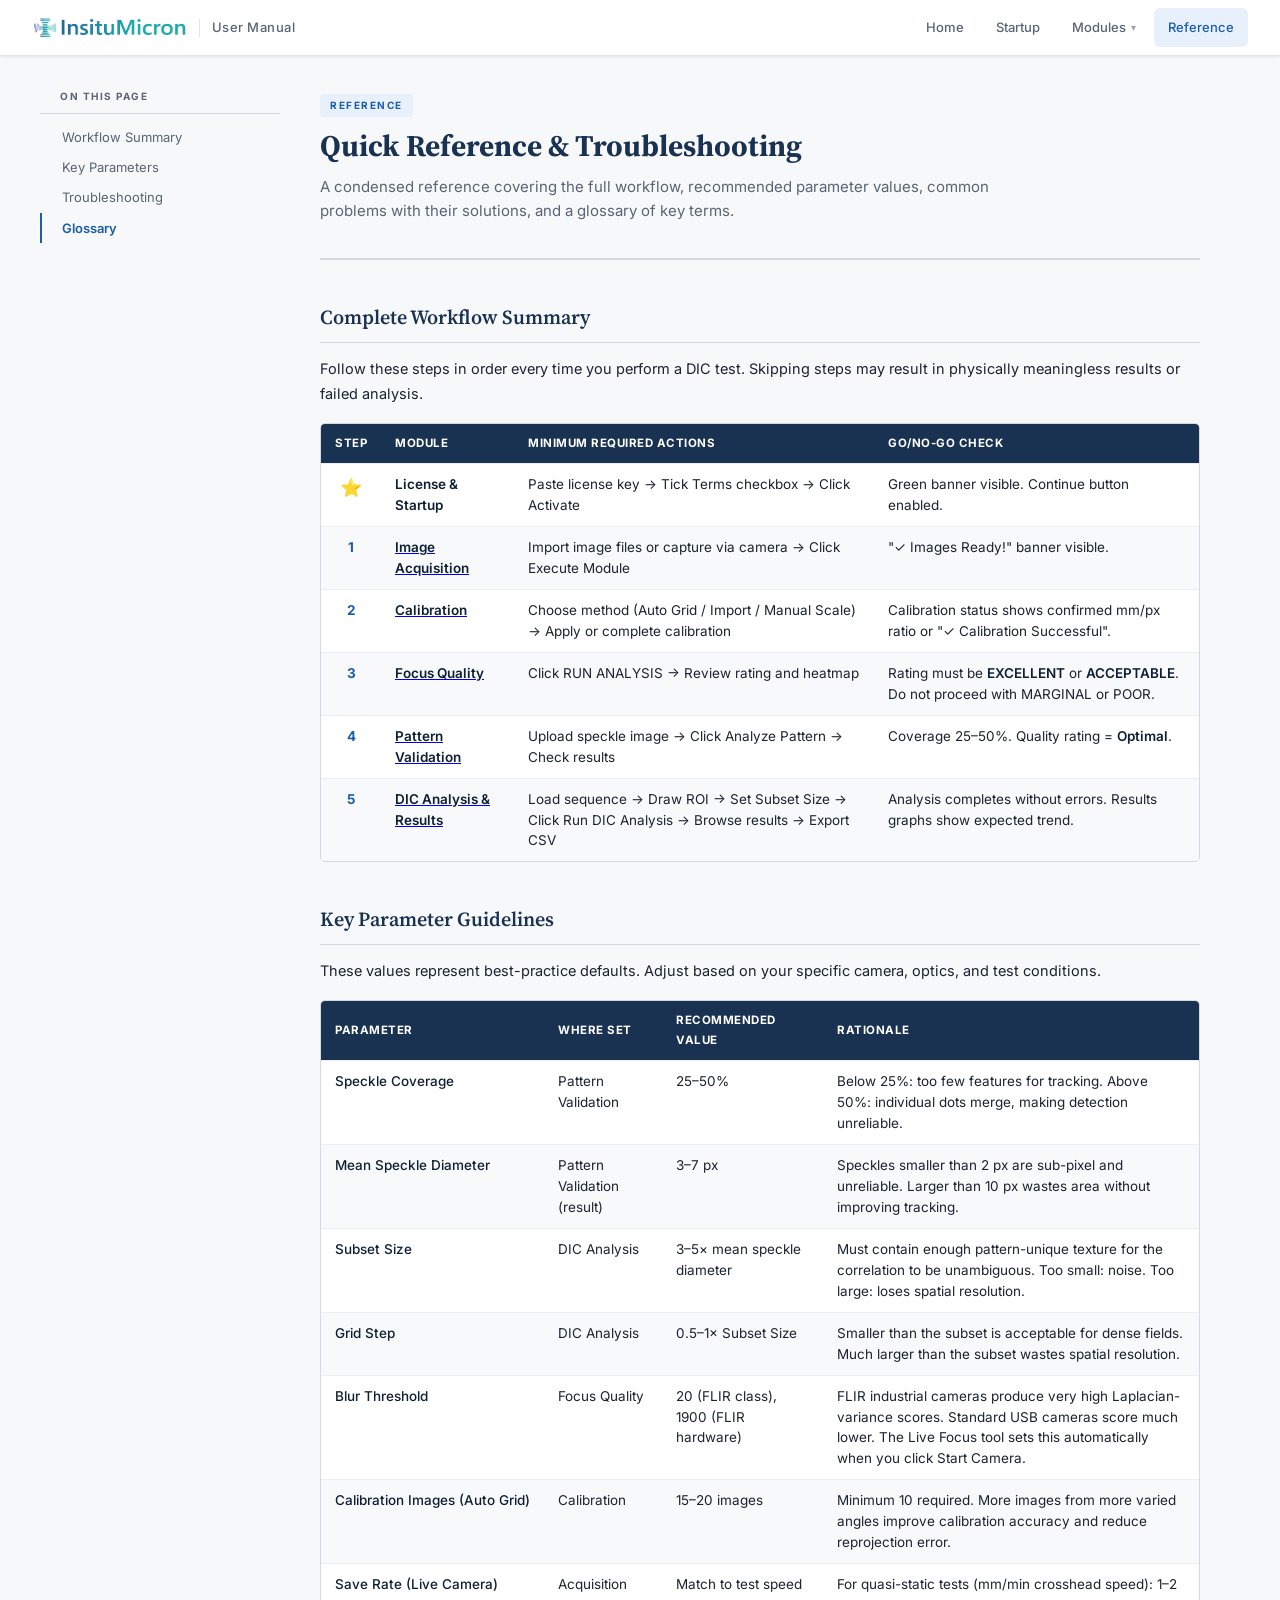
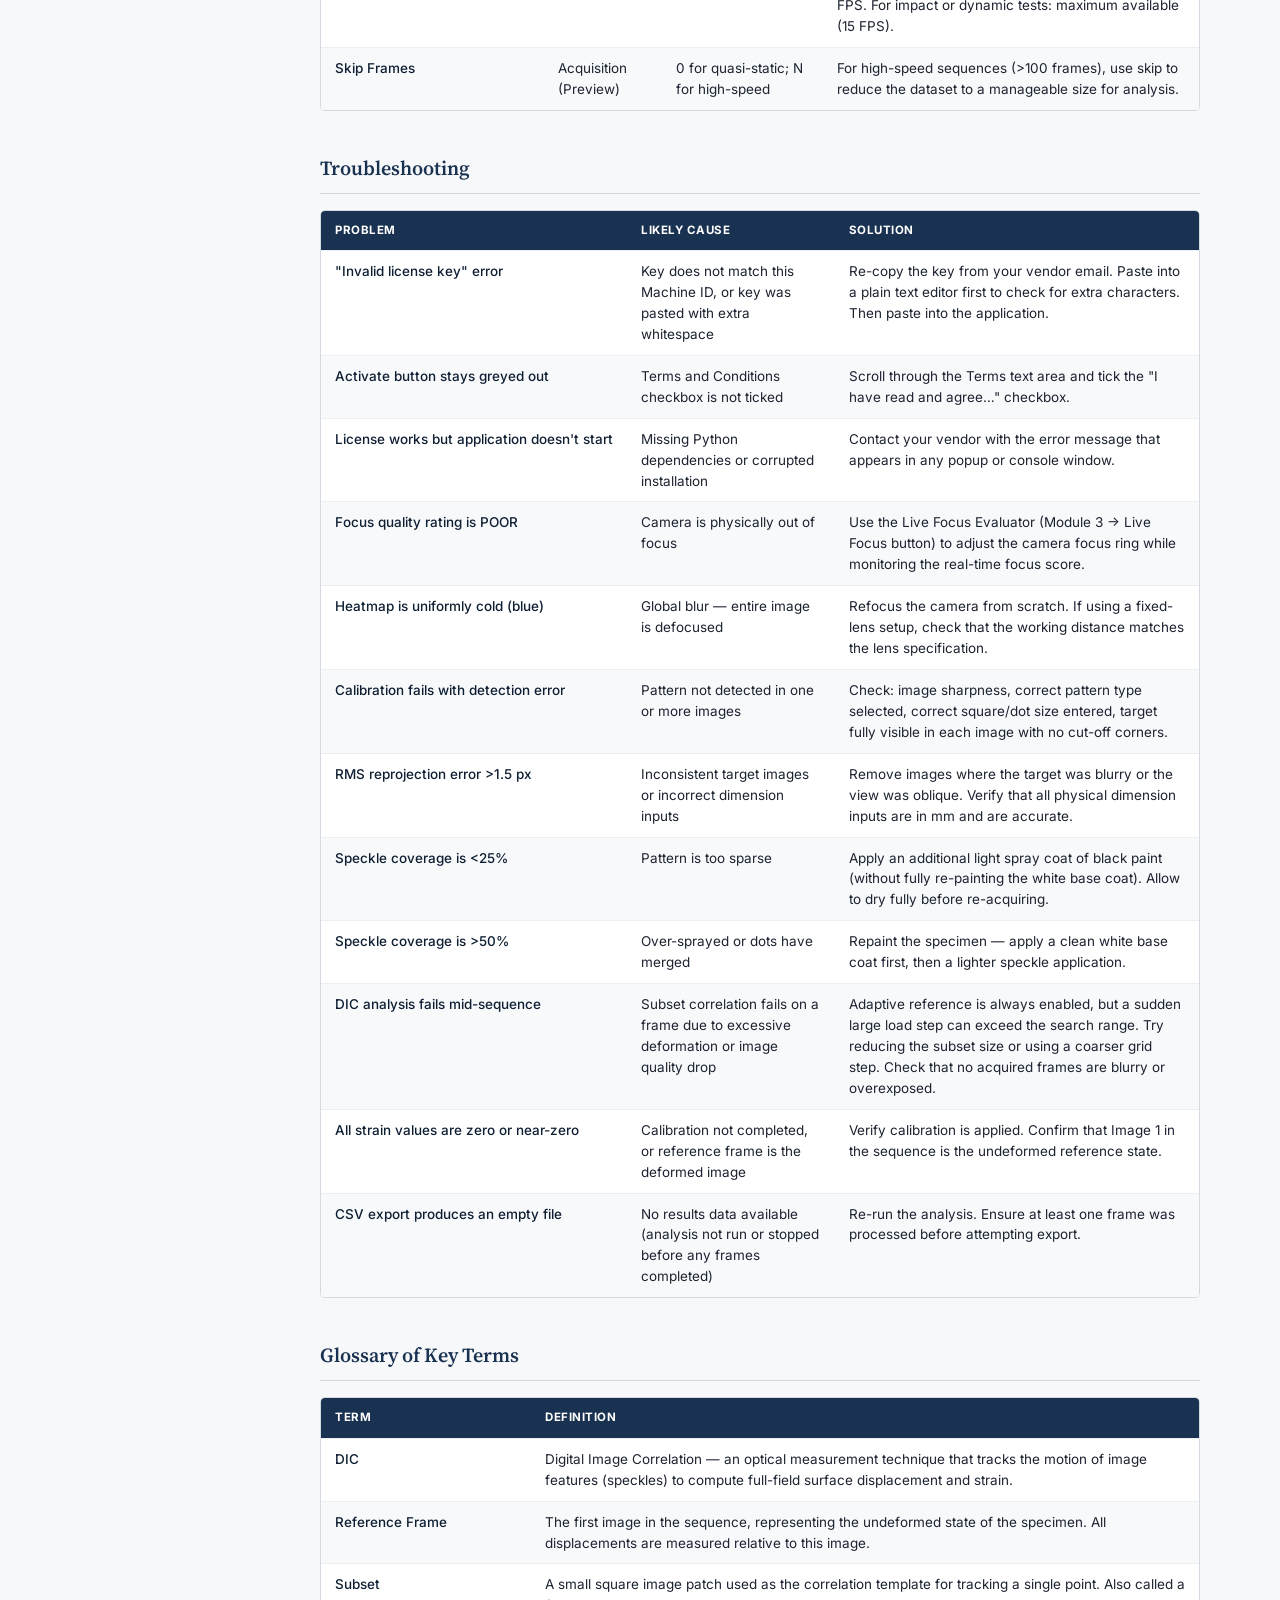
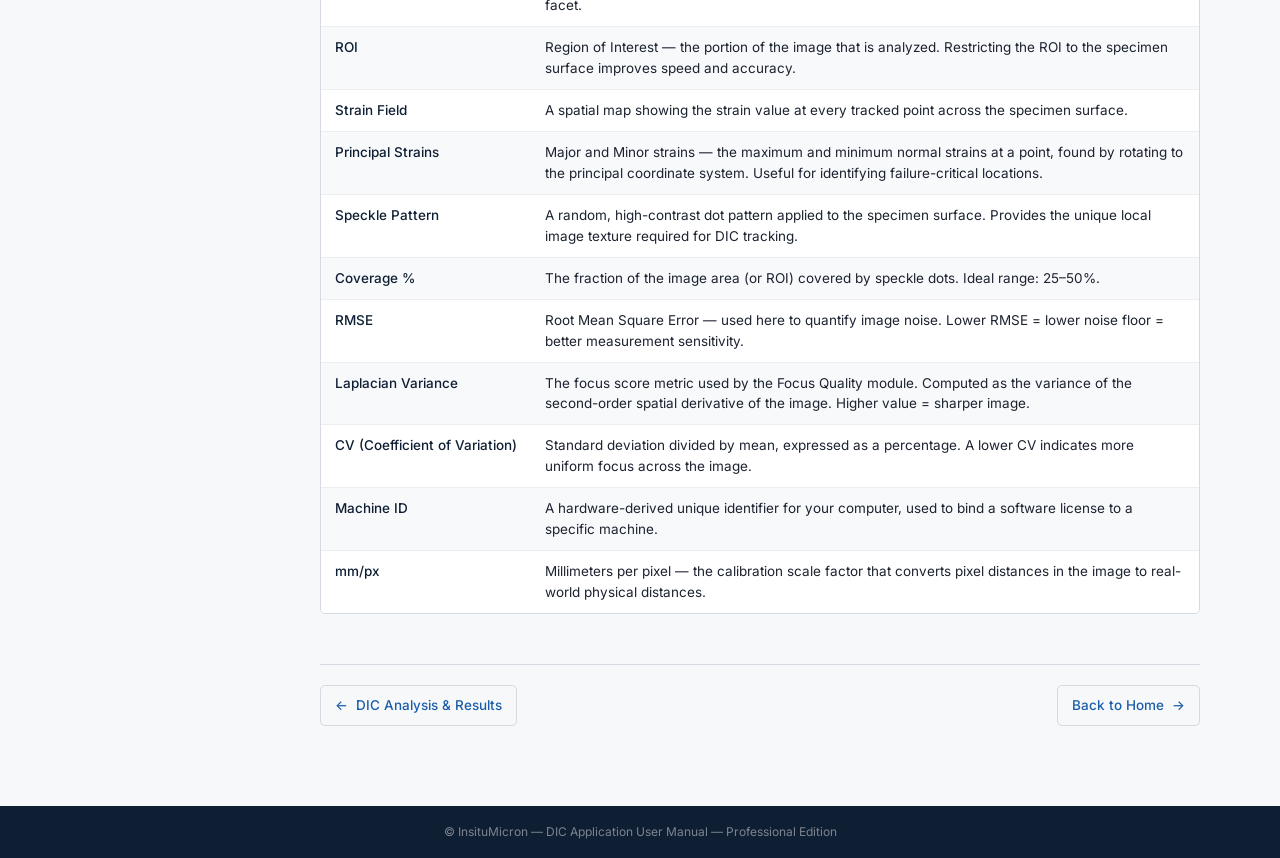
<file: reference.html>
﻿<!DOCTYPE html>
<html lang="en">
<head>
<meta charset="UTF-8">
<link rel="icon" type="image/x-icon" href="images/logo.ico">
<meta name="viewport" content="width=device-width, initial-scale=1.0">
<title>Quick Reference — DIC Application User Manual</title>
<link rel="stylesheet" href="style.css">
</head>
<body>

<header class="site-header">
  <a class="brand" href="index.html"><img src="images/title.png" alt="InsituMicron DIC Application" class="brand-img"><span class="brand-divider"></span><span class="brand-manual">User Manual</span></a>
  <nav class="header-nav">
    <a href="index.html">Home</a>
    <a href="license.html">Startup</a>
    <div class="nav-dropdown">
      <span class="nav-btn">Modules</span>
      <div class="dropdown-menu">
        <a href="module1_acquisition.html"><span class="mod-num">1</span>Image Acquisition</a>
        <a href="module2_calibration.html"><span class="mod-num">2</span>Calibration</a>
        <a href="module3_focus_quality.html"><span class="mod-num">3</span>Focus Quality</a>
        <a href="module4_pattern_validation.html"><span class="mod-num">4</span>Pattern Validation</a>
        <a href="module5_dic_analysis.html"><span class="mod-num">5</span>DIC Analysis</a>
      </div>
    </div>
    <a href="reference.html" class="active">Reference</a>
  </nav></header>

<div class="layout">
  <nav class="sidebar">
    <div class="sidebar-label">On This Page</div>
    <a href="#workflow">Workflow Summary</a>
    <a href="#parameters">Key Parameters</a>
    <a href="#troubleshooting">Troubleshooting</a>
    <a href="#glossary">Glossary</a>
  </nav>

  <main class="content">
    <div class="page-title-block">
      <div class="module-tag">Reference</div>
      <h1>Quick Reference &amp; Troubleshooting</h1>
      <p class="lead">A condensed reference covering the full workflow, recommended parameter values, common problems with their solutions, and a glossary of key terms.</p>
    </div>

    <!-- Workflow -->
    <h2 id="workflow">Complete Workflow Summary</h2>
    <p>Follow these steps in order every time you perform a DIC test. Skipping steps may result in physically meaningless results or failed analysis.</p>
    <div class="tbl-wrap"><table>
      <thead><tr><th style="width:60px">Step</th><th>Module</th><th>Minimum Required Actions</th><th>Go/No-Go Check</th></tr></thead>
      <tbody>
        <tr>
          <td style="text-align:center;font-size:18px;">⭐</td>
          <td><strong>License &amp; Startup</strong></td>
          <td>Paste license key → Tick Terms checkbox → Click Activate</td>
          <td>Green banner visible. Continue button enabled.</td>
        </tr>
        <tr>
          <td style="text-align:center;font-weight:700;color:var(--blue);">1</td>
          <td><a href="module1_acquisition.html"><strong>Image Acquisition</strong></a></td>
          <td>Import image files or capture via camera → Click Execute Module</td>
          <td>"✓ Images Ready!" banner visible.</td>
        </tr>
        <tr>
          <td style="text-align:center;font-weight:700;color:var(--blue);">2</td>
          <td><a href="module2_calibration.html"><strong>Calibration</strong></a></td>
          <td>Choose method (Auto Grid / Import / Manual Scale) → Apply or complete calibration</td>
          <td>Calibration status shows confirmed mm/px ratio or "✓ Calibration Successful".</td>
        </tr>
        <tr>
          <td style="text-align:center;font-weight:700;color:var(--blue);">3</td>
          <td><a href="module3_focus_quality.html"><strong>Focus Quality</strong></a></td>
          <td>Click RUN ANALYSIS → Review rating and heatmap</td>
          <td>Rating must be <strong>EXCELLENT</strong> or <strong>ACCEPTABLE</strong>. Do not proceed with MARGINAL or POOR.</td>
        </tr>
        <tr>
          <td style="text-align:center;font-weight:700;color:var(--blue);">4</td>
          <td><a href="module4_pattern_validation.html"><strong>Pattern Validation</strong></a></td>
          <td>Upload speckle image → Click Analyze Pattern → Check results</td>
          <td>Coverage 25–50%. Quality rating = <strong>Optimal</strong>.</td>
        </tr>
        <tr>
          <td style="text-align:center;font-weight:700;color:var(--blue);">5</td>
          <td><a href="module5_dic_analysis.html"><strong>DIC Analysis &amp; Results</strong></a></td>
          <td>Load sequence → Draw ROI → Set Subset Size → Click Run DIC Analysis → Browse results → Export CSV</td>
          <td>Analysis completes without errors. Results graphs show expected trend.</td>
        </tr>
      </tbody>
    </table></div>

    <!-- Key Parameters -->
    <h2 id="parameters">Key Parameter Guidelines</h2>
    <p>These values represent best-practice defaults. Adjust based on your specific camera, optics, and test conditions.</p>
    <div class="tbl-wrap"><table>
      <thead><tr><th>Parameter</th><th>Where Set</th><th>Recommended Value</th><th>Rationale</th></tr></thead>
      <tbody>
        <tr><td>Speckle Coverage</td><td>Pattern Validation</td><td>25–50%</td><td>Below 25%: too few features for tracking. Above 50%: individual dots merge, making detection unreliable.</td></tr>
        <tr><td>Mean Speckle Diameter</td><td>Pattern Validation (result)</td><td>3–7 px</td><td>Speckles smaller than 2 px are sub-pixel and unreliable. Larger than 10 px wastes area without improving tracking.</td></tr>
        <tr><td>Subset Size</td><td>DIC Analysis</td><td>3–5× mean speckle diameter</td><td>Must contain enough pattern-unique texture for the correlation to be unambiguous. Too small: noise. Too large: loses spatial resolution.</td></tr>
        <tr><td>Grid Step</td><td>DIC Analysis</td><td>0.5–1× Subset Size</td><td>Smaller than the subset is acceptable for dense fields. Much larger than the subset wastes spatial resolution.</td></tr>
        <tr><td>Blur Threshold</td><td>Focus Quality</td><td>20 (FLIR class), 1900 (FLIR hardware)</td><td>FLIR industrial cameras produce very high Laplacian-variance scores. Standard USB cameras score much lower. The Live Focus tool sets this automatically when you click Start Camera.</td></tr>
        <tr><td>Calibration Images (Auto Grid)</td><td>Calibration</td><td>15–20 images</td><td>Minimum 10 required. More images from more varied angles improve calibration accuracy and reduce reprojection error.</td></tr>
        <tr><td>Save Rate (Live Camera)</td><td>Acquisition</td><td>Match to test speed</td><td>For quasi-static tests (mm/min crosshead speed): 1–2 FPS. For impact or dynamic tests: maximum available (15 FPS).</td></tr>
        <tr><td>Skip Frames</td><td>Acquisition (Preview)</td><td>0 for quasi-static; N for high-speed</td><td>For high-speed sequences (&gt;100 frames), use skip to reduce the dataset to a manageable size for analysis.</td></tr>
      </tbody>
    </table></div>

    <!-- Troubleshooting -->
    <h2 id="troubleshooting">Troubleshooting</h2>
    <div class="tbl-wrap"><table>
      <thead><tr><th>Problem</th><th>Likely Cause</th><th>Solution</th></tr></thead>
      <tbody>
        <tr><td>"Invalid license key" error</td><td>Key does not match this Machine ID, or key was pasted with extra whitespace</td><td>Re-copy the key from your vendor email. Paste into a plain text editor first to check for extra characters. Then paste into the application.</td></tr>
        <tr><td>Activate button stays greyed out</td><td>Terms and Conditions checkbox is not ticked</td><td>Scroll through the Terms text area and tick the "I have read and agree…" checkbox.</td></tr>
        <tr><td>License works but application doesn't start</td><td>Missing Python dependencies or corrupted installation</td><td>Contact your vendor with the error message that appears in any popup or console window.</td></tr>
        <tr><td>Focus quality rating is POOR</td><td>Camera is physically out of focus</td><td>Use the Live Focus Evaluator (Module 3 → Live Focus button) to adjust the camera focus ring while monitoring the real-time focus score.</td></tr>
        <tr><td>Heatmap is uniformly cold (blue)</td><td>Global blur — entire image is defocused</td><td>Refocus the camera from scratch. If using a fixed-lens setup, check that the working distance matches the lens specification.</td></tr>
        <tr><td>Calibration fails with detection error</td><td>Pattern not detected in one or more images</td><td>Check: image sharpness, correct pattern type selected, correct square/dot size entered, target fully visible in each image with no cut-off corners.</td></tr>
        <tr><td>RMS reprojection error &gt;1.5 px</td><td>Inconsistent target images or incorrect dimension inputs</td><td>Remove images where the target was blurry or the view was oblique. Verify that all physical dimension inputs are in mm and are accurate.</td></tr>
        <tr><td>Speckle coverage is &lt;25%</td><td>Pattern is too sparse</td><td>Apply an additional light spray coat of black paint (without fully re-painting the white base coat). Allow to dry fully before re-acquiring.</td></tr>
        <tr><td>Speckle coverage is &gt;50%</td><td>Over-sprayed or dots have merged</td><td>Repaint the specimen — apply a clean white base coat first, then a lighter speckle application.</td></tr>
        <tr><td>DIC analysis fails mid-sequence</td><td>Subset correlation fails on a frame due to excessive deformation or image quality drop</td><td>Adaptive reference is always enabled, but a sudden large load step can exceed the search range. Try reducing the subset size or using a coarser grid step. Check that no acquired frames are blurry or overexposed.</td></tr>
        <tr><td>All strain values are zero or near-zero</td><td>Calibration not completed, or reference frame is the deformed image</td><td>Verify calibration is applied. Confirm that Image 1 in the sequence is the undeformed reference state.</td></tr>
        <tr><td>CSV export produces an empty file</td><td>No results data available (analysis not run or stopped before any frames completed)</td><td>Re-run the analysis. Ensure at least one frame was processed before attempting export.</td></tr>
      </tbody>
    </table></div>

    <!-- Glossary -->
    <h2 id="glossary">Glossary of Key Terms</h2>
    <div class="tbl-wrap"><table>
      <thead><tr><th>Term</th><th>Definition</th></tr></thead>
      <tbody>
        <tr><td>DIC</td><td>Digital Image Correlation — an optical measurement technique that tracks the motion of image features (speckles) to compute full-field surface displacement and strain.</td></tr>
        <tr><td>Reference Frame</td><td>The first image in the sequence, representing the undeformed state of the specimen. All displacements are measured relative to this image.</td></tr>
        <tr><td>Subset</td><td>A small square image patch used as the correlation template for tracking a single point. Also called a facet.</td></tr>
        <tr><td>ROI</td><td>Region of Interest — the portion of the image that is analyzed. Restricting the ROI to the specimen surface improves speed and accuracy.</td></tr>
        <tr><td>Strain Field</td><td>A spatial map showing the strain value at every tracked point across the specimen surface.</td></tr>
        <tr><td>Principal Strains</td><td>Major and Minor strains — the maximum and minimum normal strains at a point, found by rotating to the principal coordinate system. Useful for identifying failure-critical locations.</td></tr>
        <tr><td>Speckle Pattern</td><td>A random, high-contrast dot pattern applied to the specimen surface. Provides the unique local image texture required for DIC tracking.</td></tr>
        <tr><td>Coverage %</td><td>The fraction of the image area (or ROI) covered by speckle dots. Ideal range: 25–50%.</td></tr>
        <tr><td>RMSE</td><td>Root Mean Square Error — used here to quantify image noise. Lower RMSE = lower noise floor = better measurement sensitivity.</td></tr>
        <tr><td>Laplacian Variance</td><td>The focus score metric used by the Focus Quality module. Computed as the variance of the second-order spatial derivative of the image. Higher value = sharper image.</td></tr>
        <tr><td>CV (Coefficient of Variation)</td><td>Standard deviation divided by mean, expressed as a percentage. A lower CV indicates more uniform focus across the image.</td></tr>
        <tr><td>Machine ID</td><td>A hardware-derived unique identifier for your computer, used to bind a software license to a specific machine.</td></tr>
        <tr><td>mm/px</td><td>Millimeters per pixel — the calibration scale factor that converts pixel distances in the image to real-world physical distances.</td></tr>
      </tbody>
    </table></div>

    <div class="page-nav">
      <a href="module5_dic_analysis.html" class="prev">DIC Analysis &amp; Results</a>
      <span class="page-label"></span>
      <a href="index.html" class="next">Back to Home</a>
    </div>
  </main>
</div>

<footer class="site-footer">&copy; InsituMicron &mdash; DIC Application User Manual &mdash; Professional Edition</footer>
<script>
(function(){
  var sections = document.querySelectorAll('[id]');
  var navLinks = document.querySelectorAll('.sidebar a');
  if (!navLinks.length) return;
  var io = new IntersectionObserver(function(entries){
    entries.forEach(function(entry){
      if (entry.isIntersecting) {
        var id = entry.target.getAttribute('id');
        navLinks.forEach(function(a){ a.classList.remove('active'); });
        var active = document.querySelector('.sidebar a[href="#' + id + '"]');
        if (active) active.classList.add('active');
      }
    });
  }, { rootMargin: '-15% 0px -70% 0px', threshold: 0 });
  sections.forEach(function(s){ io.observe(s); });
})();
</script></body>
</html>
</file>
<file: style.css>
/* ============================================================
   DIC Application — User Manual Shared Stylesheet
   Style: Corporate Technical Documentation
   ============================================================ */

@import url('https://fonts.googleapis.com/css2?family=Inter:wght@300;400;500;600;700&family=Source+Serif+4:wght@400;600;700&display=swap');

/* ── RESET & ROOT ── */
*, *::before, *::after { box-sizing: border-box; margin: 0; padding: 0; }

:root {
  --navy:        #1a3251;
  --navy-dark:   #0f1f33;
  --blue:        #1b5ea8;
  --blue-light:  #e8f0fb;
  --header-bg:   #ffffff;
  --header-text: #1a1a1a;
  --header-text-muted: #5a6474;
  --header-border: #e1e4e8;
  --teal:        #007c8a;
  --text:        #1c2330;
  --text-muted:  #5a6474;
  --border:      #d4d9e2;
  --bg:          #f7f8fa;
  --white:       #ffffff;
  --sidebar-w:   240px;
  --green:       #1a7a4a;
  --green-bg:    #eaf6ef;
  --amber:       #8a5a00;
  --amber-bg:    #7e5d11;
  --red:         #8a1515;
  --red-bg:      #fdf0f0;
}

/* ── BASE ── */
html { scroll-behavior: smooth; }
body {
  font-family: 'Inter', 'Segoe UI', Arial, sans-serif;
  font-size: 14.5px;
  line-height: 1.7;
  color: var(--text);
  background: var(--bg);
  min-height: 100vh;
  display: flex;
  flex-direction: column;
}

/* ── TOP HEADER BAR ── */
.site-header {
  background: var(--header-bg);
  color: var(--header-text);
  display: flex;
  align-items: center;
  justify-content: space-between;
  padding: 0 32px;
  height: 56px;
  position: sticky;
  top: 0;
  z-index: 1000;
  box-shadow: 0 1px 3px rgba(0,0,0,0.08);
  border-bottom: 1px solid var(--header-border);
}
.site-header .brand {
  display: flex;
  align-items: center;
  gap: 12px;
  text-decoration: none;
}
.brand-img {
  height: 28px;
  width: auto;
  display: block;
  object-fit: contain;
  /* If title.png has color/white text, ensure it's visible on white. 
     Using a slight contrast filter just in case. */
}
.brand-divider {
  width: 1px;
  height: 18px;
  background: var(--header-border);
  display: block;
}
.brand-manual {
  font-size: 13px;
  font-weight: 500;
  color: var(--header-text-muted);
  letter-spacing: 0.5px;
  white-space: nowrap;
}
.header-nav {
  display: flex;
  align-items: center;
  gap: 4px;
}
.header-nav a, .nav-dropdown > .nav-btn {
  color: var(--header-text-muted);
  text-decoration: none;
  font-size: 13px;
  font-weight: 500;
  padding: 8px 14px;
  border-radius: 6px;
  transition: background 0.15s, color 0.15s;
  display: flex;
  align-items: center;
}
.header-nav a:hover, .nav-dropdown > .nav-btn:hover { 
  background: var(--bg); 
  color: var(--blue); 
}
.header-nav a.active, .nav-dropdown > .nav-btn.active { 
  background: var(--blue-light); 
  color: var(--blue); 
}

/* Modules dropdown */
.nav-dropdown { position: relative; display: inline-block; }
.nav-dropdown > .nav-btn {
  cursor: pointer;
  user-select: none;
  gap: 5px;
}
.nav-dropdown > .nav-btn::after { content: '▾'; font-size: 10px; opacity: 0.6; }

.nav-dropdown .dropdown-menu {
  display: none;
  position: absolute;
  top: calc(100% + 4px);
  right: 0;
  background: #ffffff;
  border: 1px solid var(--border);
  border-radius: 8px;
  min-width: 220px;
  box-shadow: 0 10px 30px rgba(0,0,0,0.12);
  z-index: 300;
  overflow: hidden;
  padding: 6px;
}
.nav-dropdown:hover .dropdown-menu { display: block; }

.nav-dropdown .dropdown-menu a {
  display: flex;
  align-items: center;
  gap: 12px;
  padding: 10px 14px;
  color: var(--text);
  text-decoration: none;
  font-size: 13.5px;
  border-radius: 6px;
  transition: background 0.12s;
}
.nav-dropdown .dropdown-menu a:hover { background: var(--bg); color: var(--blue); }
.nav-dropdown .dropdown-menu a.active { background: var(--blue-light); color: var(--blue); font-weight: 600; }
.nav-dropdown .dropdown-menu a .mod-num {
  display: inline-flex;
  align-items: center;
  justify-content: center;
  width: 22px;
  height: 22px;
  background: var(--bg);
  border-radius: 4px;
  font-size: 11px;
  font-weight: 700;
  color: var(--blue);
  flex-shrink: 0;
}

/* ── LAYOUT WRAPPER ── */
.layout {
  display: flex;
  flex: 1;
  max-width: 1200px;
  margin: 0 auto;
  width: 100%;
  padding: 0 0 60px;
}

/* ── LEFT SIDEBAR (in-page TOC) ── */
.sidebar {
  width: var(--sidebar-w);
  flex-shrink: 0;
  padding: 32px 0 0;
  position: sticky;
  top: 54px;
  height: calc(100vh - 54px);
  overflow-y: auto;
}
.sidebar-label {
  font-size: 10px;
  font-weight: 700;
  letter-spacing: 1.5px;
  text-transform: uppercase;
  color: var(--text-muted);
  padding: 0 20px 8px;
  border-bottom: 1px solid var(--border);
  margin-bottom: 8px;
}
.sidebar a {
  display: block;
  padding: 6px 20px;
  font-size: 13px;
  color: var(--text-muted);
  text-decoration: none;
  border-left: 2px solid transparent;
  transition: color 0.12s, border-color 0.12s;
  line-height: 1.4;
}
.sidebar a:hover { color: var(--blue); border-left-color: #b8cfe8; }
.sidebar a.active { color: var(--blue); border-left-color: var(--blue); font-weight: 600; }
.sidebar a.sub { padding-left: 32px; font-size: 12px; }

/* ── MAIN CONTENT ── */
.content {
  flex: 1;
  min-width: 0;
  padding: 36px 40px 0;
}

/* ── PAGE TITLE BLOCK ── */
.page-title-block {
  border-bottom: 2px solid var(--border);
  padding-bottom: 24px;
  margin-bottom: 36px;
}
.module-tag {
  display: inline-block;
  font-size: 10px;
  font-weight: 700;
  letter-spacing: 1.5px;
  text-transform: uppercase;
  color: var(--blue);
  background: var(--blue-light);
  padding: 3px 10px;
  border-radius: 3px;
  margin-bottom: 10px;
}
.page-title-block h1 {
  font-family: 'Source Serif 4', Georgia, serif;
  font-size: 30px;
  font-weight: 700;
  color: var(--navy);
  line-height: 1.25;
  margin-bottom: 10px;
}
.page-title-block .lead {
  font-size: 15px;
  color: var(--text-muted);
  line-height: 1.65;
  max-width: 680px;
}

/* ── SECTION HEADINGS ── */
h2 {
  font-family: 'Source Serif 4', Georgia, serif;
  font-size: 20px;
  font-weight: 600;
  color: var(--navy);
  margin: 40px 0 14px;
  padding-bottom: 8px;
  border-bottom: 1px solid var(--border);
}
h3 {
  font-size: 14px;
  font-weight: 700;
  color: var(--text);
  margin: 24px 0 10px;
  text-transform: uppercase;
  letter-spacing: 0.5px;
}
h4 { font-size: 14px; font-weight: 600; color: var(--text); margin: 18px 0 8px; }

/* ── PARAGRAPHS ── */
p { margin: 10px 0; font-size: 14.5px; line-height: 1.72; }
ul, ol { padding-left: 22px; margin: 10px 0 14px; }
li { margin: 5px 0; font-size: 14.5px; line-height: 1.68; }
strong { font-weight: 600; color: var(--navy-dark); }
em { font-style: italic; }
code {
  font-family: 'Consolas', 'Courier New', monospace;
  font-size: 12.5px;
  background: #edf0f5;
  color: #c7254e;
  padding: 1px 5px;
  border-radius: 3px;
  border: 1px solid #dde1eb;
}

/* ── TABLES ── */
.tbl-wrap {
  overflow-x: auto;
  margin: 16px 0 20px;
  border: 1px solid var(--border);
  border-radius: 5px;
}
table {
  width: 100%;
  border-collapse: collapse;
  font-size: 13.5px;
  background: var(--white);
}
thead tr {
  background: var(--navy);
  color: #fff;
}
thead th {
  padding: 10px 14px;
  text-align: left;
  font-size: 11.5px;
  font-weight: 700;
  letter-spacing: 0.5px;
  text-transform: uppercase;
}
tbody tr { border-top: 1px solid #eceef2; }
tbody tr:nth-child(even) { background: #f8f9fb; }
tbody tr:hover { background: #eef3fb; }
tbody td {
  padding: 10px 14px;
  vertical-align: top;
  line-height: 1.55;
}
tbody td:first-child { font-weight: 500; color: var(--navy-dark); white-space: nowrap; }

/* ── CALLOUT BOXES ── */
.note, .warning, .caution, .tip {
  border-radius: 4px;
  padding: 12px 16px 12px 20px;
  margin: 18px 0;
  font-size: 13.5px;
  line-height: 1.65;
  position: relative;
}
.note    { background: var(--blue-light); border-left: 4px solid var(--blue);  color: #0c2d5a; }
.tip     { background: var(--green-bg);   border-left: 4px solid var(--green); color: #0c3d24; }
.warning { background: var(--amber-bg);   border-left: 4px solid #c98000;      color: var(--amber); }
.caution { background: var(--red-bg);     border-left: 4px solid #b71c1c;      color: var(--red); }
.note::before    { content: "NOTE"; }
.tip::before     { content: "TIP"; }
.warning::before { content: "IMPORTANT"; }
.caution::before { content: "CAUTION"; }
.note::before, .tip::before, .warning::before, .caution::before {
  display: block;
  font-size: 10px;
  font-weight: 800;
  letter-spacing: 1.5px;
  margin-bottom: 4px;
  opacity: 0.7;
}

/* ── NUMBERED STEPS ── */
.procedure { margin: 16px 0 20px; counter-reset: proc; }
.proc-step {
  display: grid;
  grid-template-columns: 32px 1fr;
  gap: 10px;
  margin-bottom: 12px;
  counter-increment: proc;
}
.proc-step::before {
  content: counter(proc);
  width: 28px;
  height: 28px;
  background: var(--navy);
  color: #fff;
  border-radius: 50%;
  display: flex;
  align-items: center;
  justify-content: center;
  font-size: 12px;
  font-weight: 700;
  flex-shrink: 0;
  margin-top: 2px;
}
.proc-step p { margin: 0; padding-top: 4px; }

/* ── OPTION CARDS (method selection) ── */
.option-grid {
  display: grid;
  grid-template-columns: repeat(auto-fit, minmax(180px, 1fr));
  gap: 14px;
  margin: 18px 0;
}
.option-card {
  background: var(--white);
  border: 1.5px solid var(--border);
  border-radius: 6px;
  padding: 18px 16px;
  position: relative;
}
.option-card:hover { border-color: var(--blue); }
.option-card .oc-num {
  font-size: 10px;
  font-weight: 700;
  letter-spacing: 1.2px;
  color: var(--text-muted);
  text-transform: uppercase;
  margin-bottom: 6px;
}
.option-card .oc-title {
  font-size: 13.5px;
  font-weight: 700;
  color: var(--navy);
  margin-bottom: 6px;
}
.option-card .oc-desc {
  font-size: 12.5px;
  color: var(--text-muted);
  line-height: 1.55;
}

/* ── IMAGE AREA ── */
.fig {
  margin: 22px 0;
  border: 1px solid var(--border);
  border-radius: 5px;
  overflow: hidden;
  background: var(--white);
}
.fig img { width: 100%; display: block; }
.fig-caption {
  font-size: 12px;
  color: var(--text-muted);
  padding: 7px 12px;
  border-top: 1px solid var(--border);
  background: var(--bg);
}
.fig-placeholder {
  background: #f0f3f8;
  border: 2px dashed #c0c8d6;
  border-radius: 5px;
  padding: 32px 20px;
  text-align: center;
  margin: 22px 0;
  color: var(--text-muted);
}
.fig-placeholder .ph-label {
  font-size: 12px;
  font-style: italic;
  margin-top: 6px;
}

/* ── RESULT RATING TABLE ── */
.rating-excellent { color: #146b35; font-weight: 700; }
.rating-acceptable { color: #1a52a0; font-weight: 700; }
.rating-marginal   { color: #8a5a00; font-weight: 700; }
.rating-poor       { color: #9b1515; font-weight: 700; }

/* ── PAGE NAVIGATION FOOTER ── */
.page-nav {
  display: flex;
  justify-content: space-between;
  align-items: center;
  margin: 50px 0 0;
  padding: 20px 0;
  border-top: 1px solid var(--border);
}
.page-nav a {
  display: flex;
  align-items: center;
  gap: 8px;
  text-decoration: none;
  color: var(--blue);
  font-size: 13.5px;
  font-weight: 500;
  padding: 8px 14px;
  border: 1.5px solid var(--border);
  border-radius: 5px;
  transition: border-color 0.15s, background 0.15s;
}
.page-nav a:hover { background: var(--blue-light); border-color: var(--blue); }
.page-nav .prev::before { content: "←  "; }
.page-nav .next::after  { content: "  →"; }
.page-nav .page-label {
  font-size: 12px;
  color: var(--text-muted);
}

/* ── SITE FOOTER ── */
.site-footer {
  background: var(--navy-dark);
  color: rgba(255,255,255,0.45);
  text-align: center;
  font-size: 12px;
  padding: 16px;
  margin-top: auto;
}

/* ── UTILITY ── */
.text-muted { color: var(--text-muted); }
.mt0 { margin-top: 0; }
</file>
